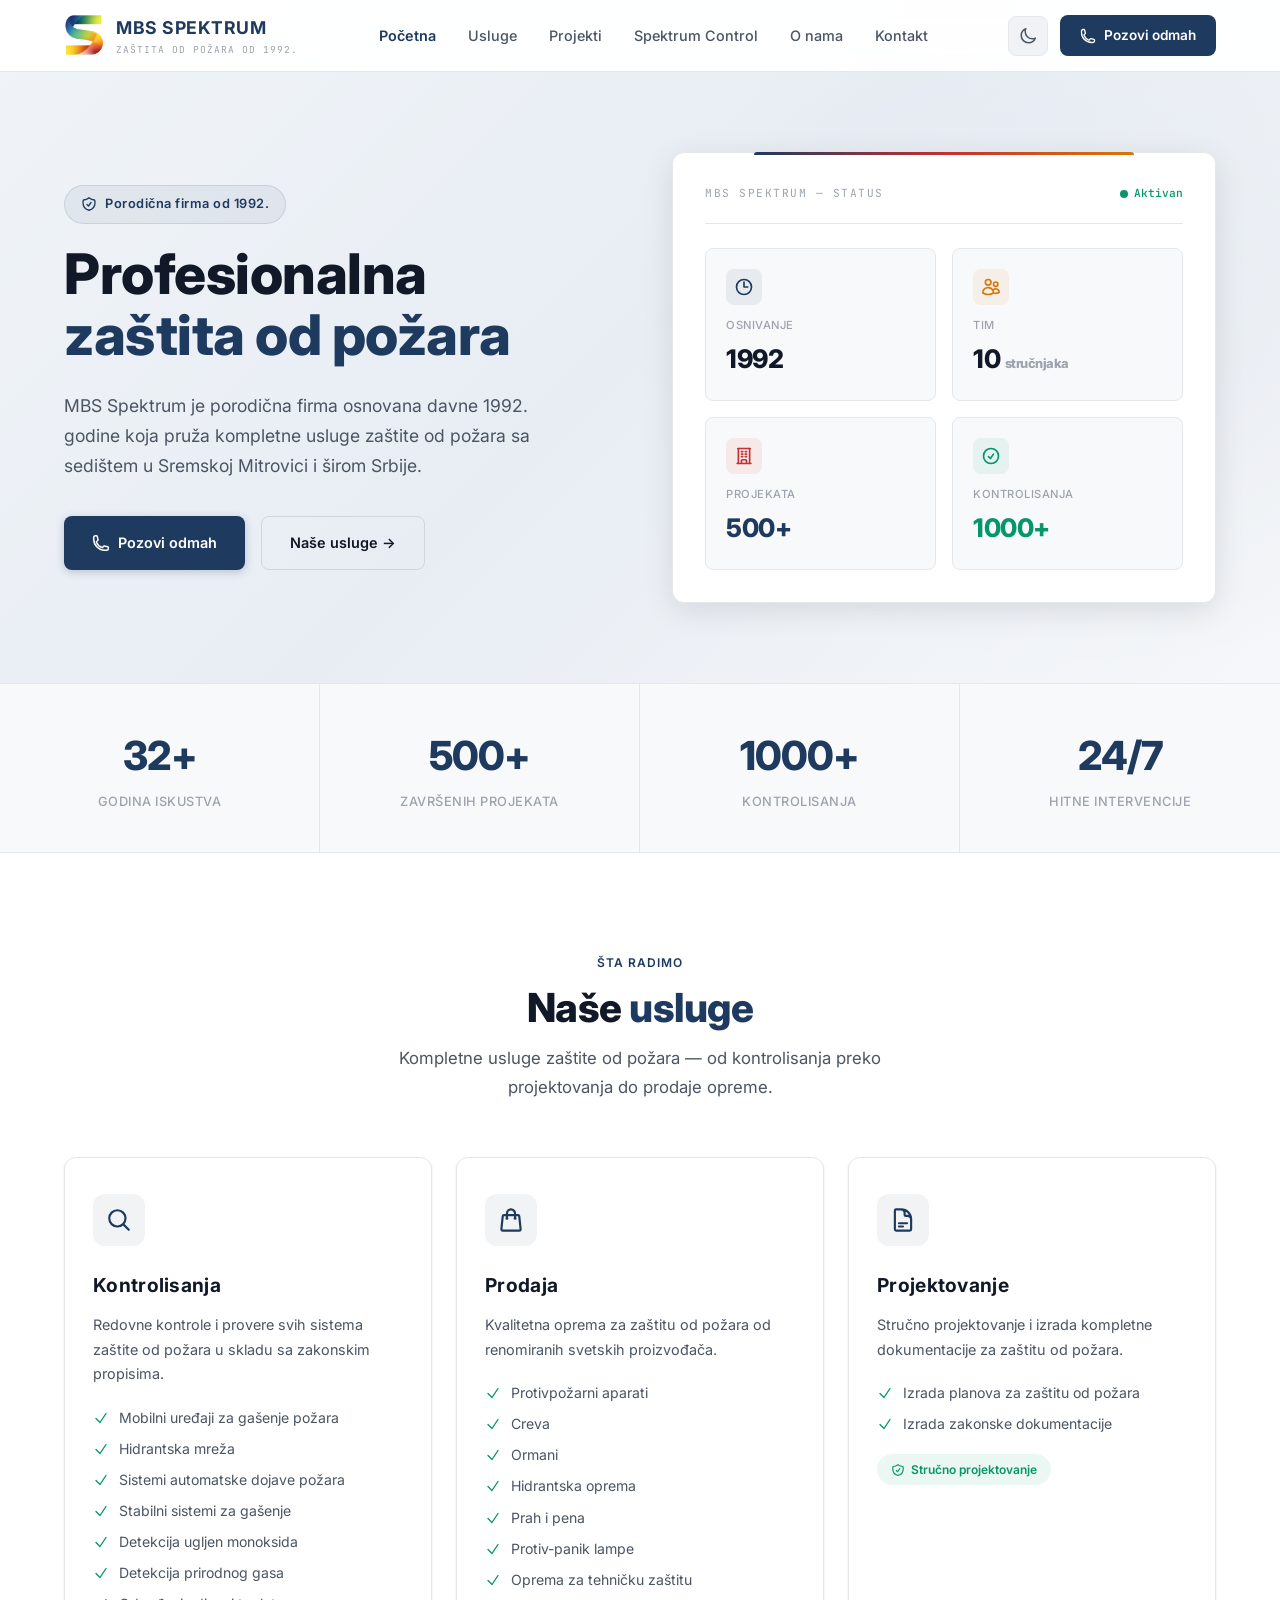
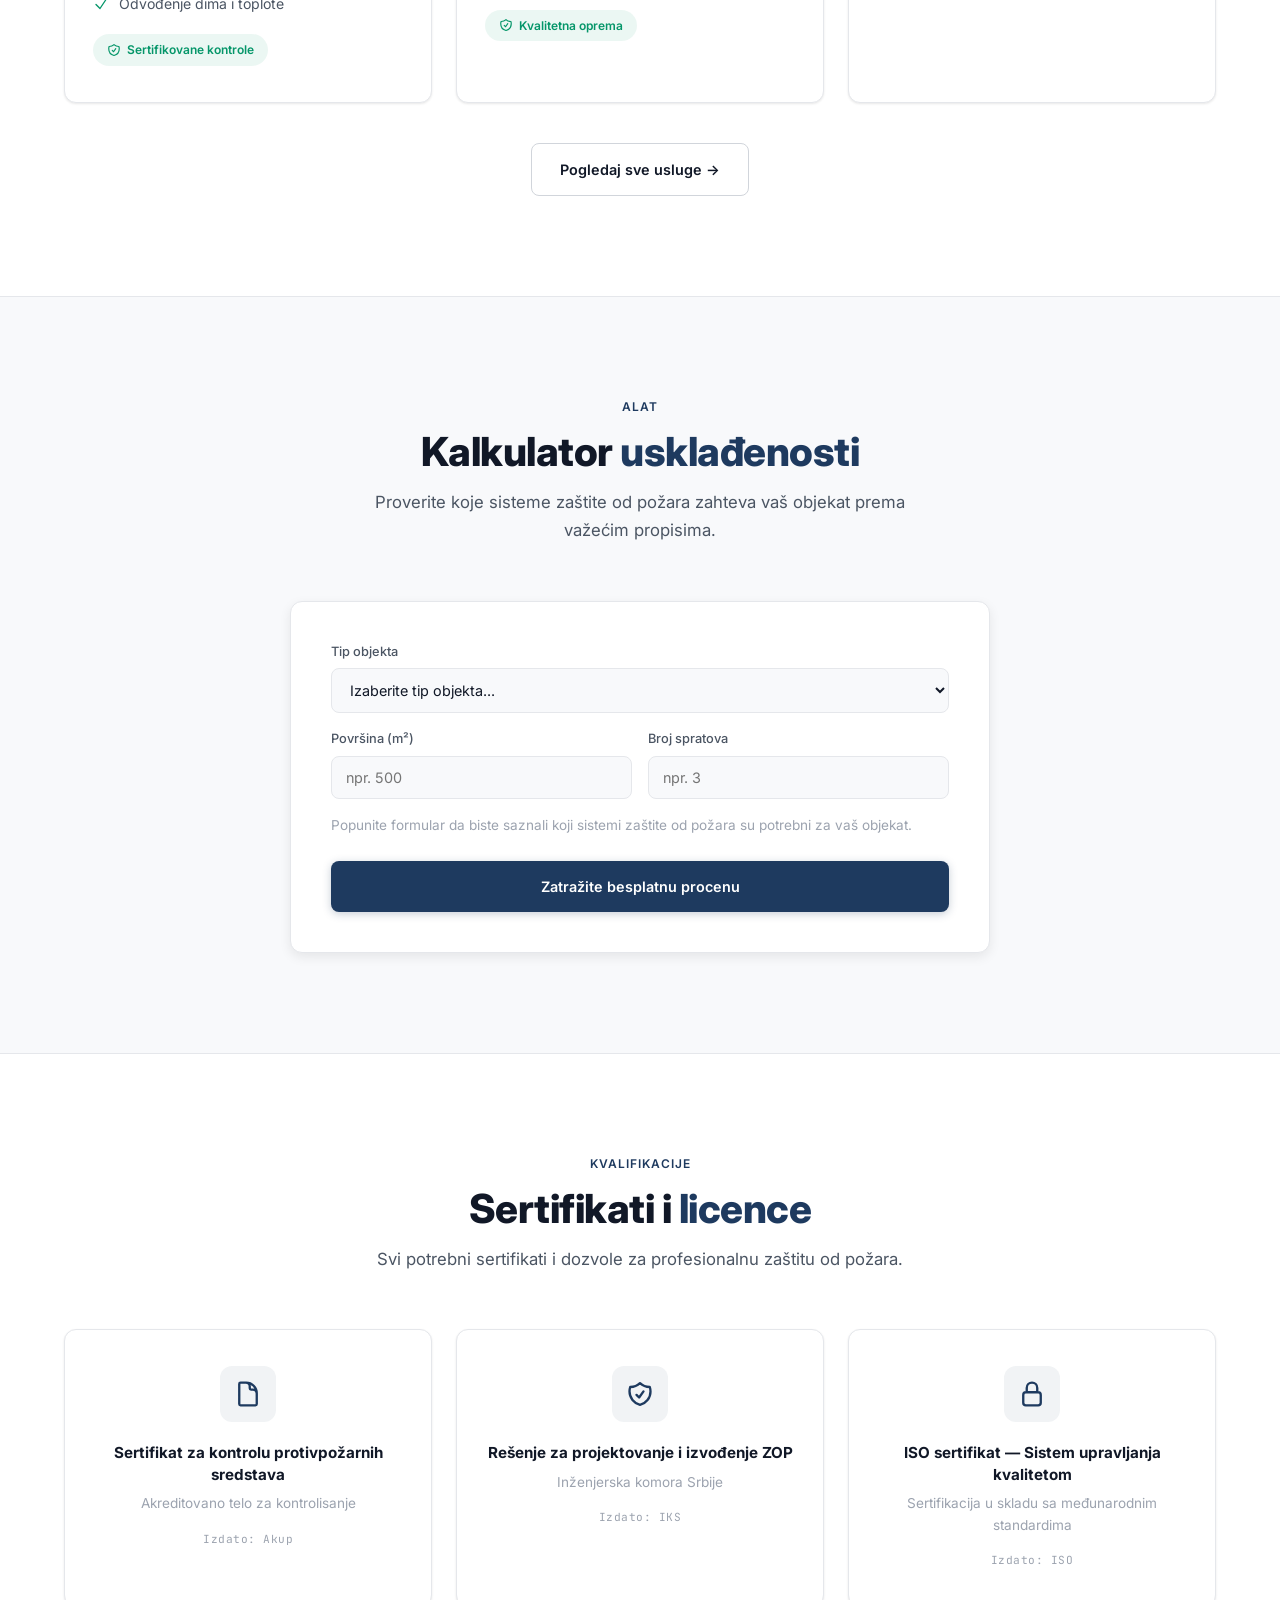
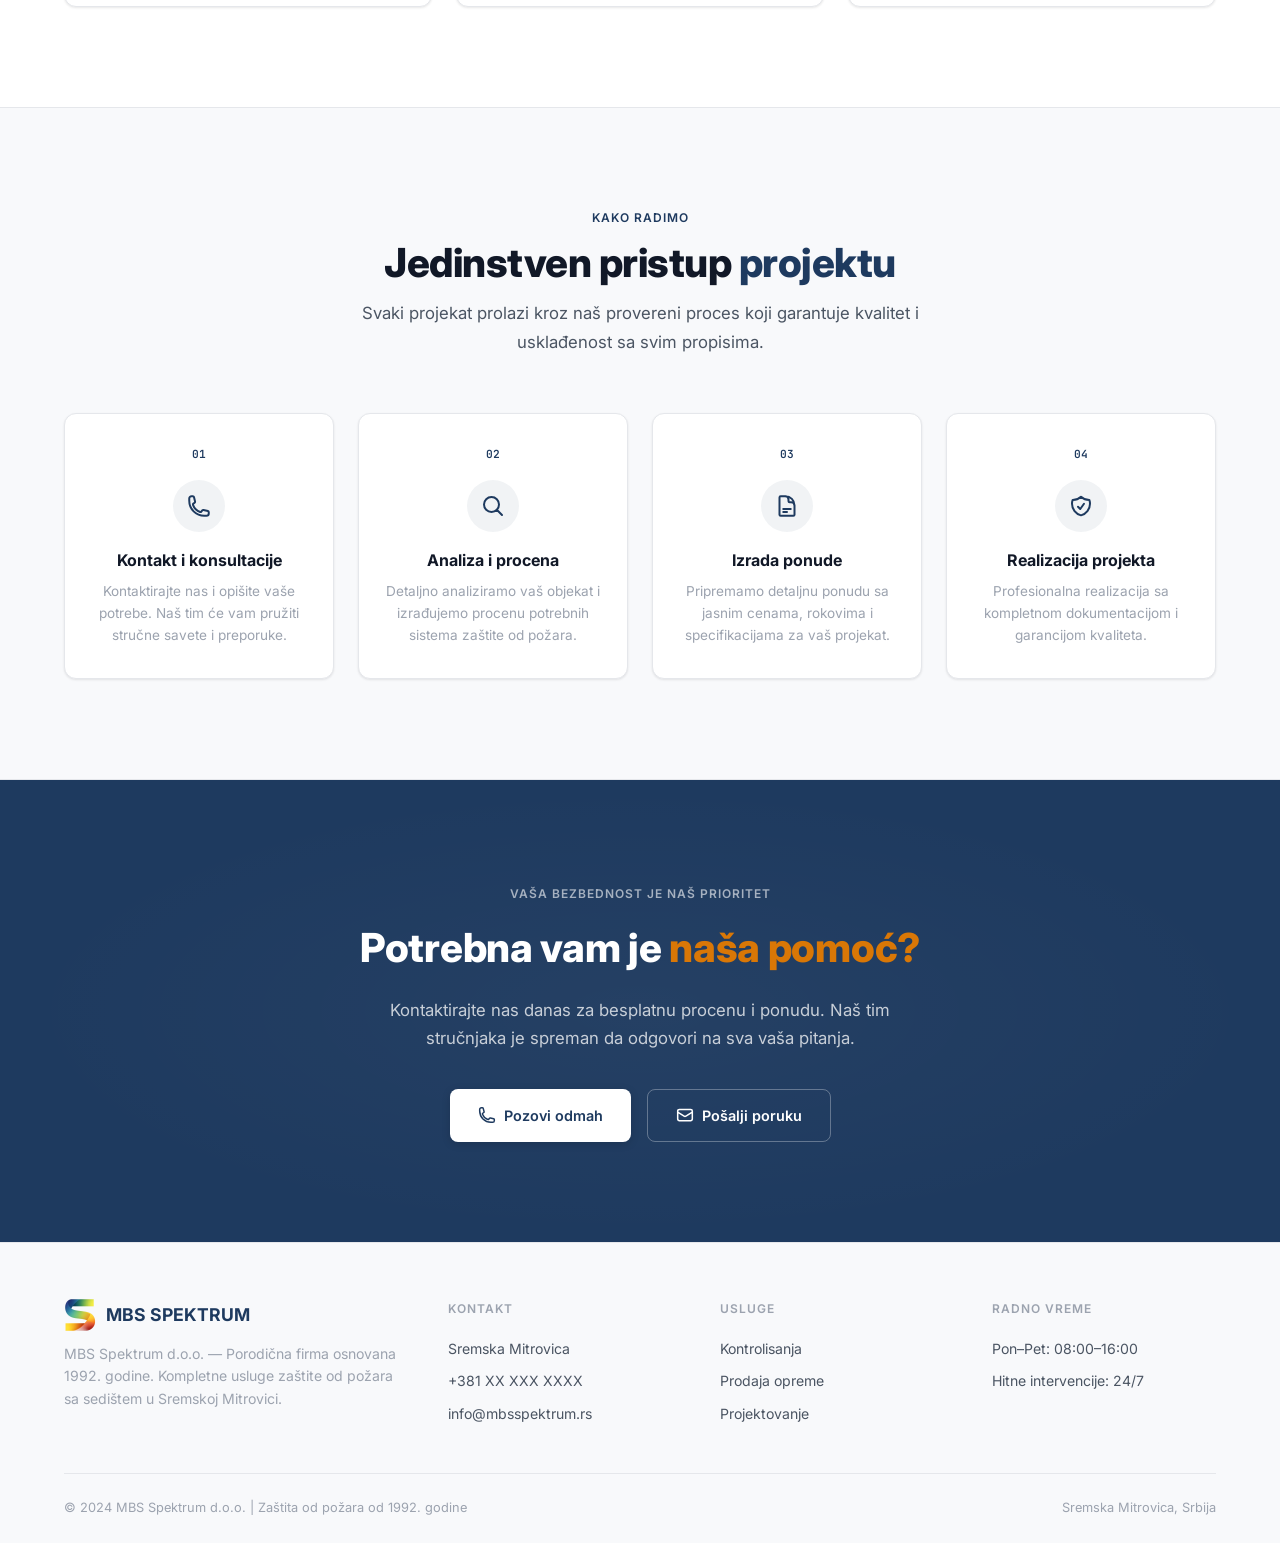
<file: index.html>
<!DOCTYPE html>
<html lang="sr">
<head>
  <meta charset="UTF-8">
  <meta name="viewport" content="width=device-width, initial-scale=1.0">
  <title>MBS Spektrum — Profesionalna zaštita od požara</title>
  <meta name="description" content="MBS Spektrum d.o.o. — Porodična firma od 1992. godine. Kompletne usluge zaštite od požara: kontrolisanja, projektovanje i prodaja opreme.">
  <link rel="stylesheet" href="style.css">
  <link rel="icon" href="assets/logo.png" type="image/png">
</head>
<body>

<!-- Navigation -->
<nav class="nav">
  <div class="nav__inner">
    <a href="index.html" class="nav__logo">
      <img src="assets/logo.png" alt="MBS Spektrum">
      <div>
        <div>MBS SPEKTRUM</div>
        <div class="nav__logo-sub">Zaštita od požara od 1992.</div>
      </div>
    </a>
    <div class="nav__links">
      <a href="index.html" class="nav__link nav__link--active">Početna</a>
      <a href="usluge.html" class="nav__link">Usluge</a>
      <a href="projekti.html" class="nav__link">Projekti</a>
      <a href="spektrum-control.html" class="nav__link">Spektrum Control</a>
      <a href="o-nama.html" class="nav__link">O nama</a>
      <a href="kontakt.html" class="nav__link">Kontakt</a>
    </div>
    <div class="nav__right">
      <button class="theme-toggle" onclick="toggleTheme()" aria-label="Promeni temu">
        <svg class="icon-moon" xmlns="http://www.w3.org/2000/svg" fill="none" viewBox="0 0 24 24" stroke="currentColor" stroke-width="2"><path stroke-linecap="round" stroke-linejoin="round" d="M21.752 15.002A9.718 9.718 0 0118 15.75c-5.385 0-9.75-4.365-9.75-9.75 0-1.33.266-2.597.748-3.752A9.753 9.753 0 003 11.25C3 16.635 7.365 21 12.75 21a9.753 9.753 0 009.002-5.998z"/></svg>
        <svg class="icon-sun" xmlns="http://www.w3.org/2000/svg" fill="none" viewBox="0 0 24 24" stroke="currentColor" stroke-width="2"><path stroke-linecap="round" stroke-linejoin="round" d="M12 3v2.25m6.364.386l-1.591 1.591M21 12h-2.25m-.386 6.364l-1.591-1.591M12 18.75V21m-4.773-4.227l-1.591 1.591M5.25 12H3m4.227-4.773L5.636 5.636M15.75 12a3.75 3.75 0 11-7.5 0 3.75 3.75 0 017.5 0z"/></svg>
      </button>
      <a href="tel:+381XXXXXXX" class="nav__cta">
        <svg xmlns="http://www.w3.org/2000/svg" fill="none" viewBox="0 0 24 24" stroke="currentColor" stroke-width="2"><path stroke-linecap="round" stroke-linejoin="round" d="M2.25 6.75c0 8.284 6.716 15 15 15h2.25a2.25 2.25 0 002.25-2.25v-1.372c0-.516-.351-.966-.852-1.091l-4.423-1.106c-.44-.11-.902.055-1.173.417l-.97 1.293c-.282.376-.769.542-1.21.38a12.035 12.035 0 01-7.143-7.143c-.162-.441.004-.928.38-1.21l1.293-.97c.363-.271.527-.734.417-1.173L6.963 3.102a1.125 1.125 0 00-1.091-.852H4.5A2.25 2.25 0 002.25 4.5v2.25z"/></svg>
        Pozovi odmah
      </a>
      <button class="nav__toggle" onclick="document.querySelector('.nav__links').classList.toggle('open')" aria-label="Meni">
        <span></span><span></span><span></span>
      </button>
    </div>
  </div>
</nav>

<!-- Hero -->
<section class="hero">
  <div class="container hero__inner">
    <div>
      <div class="hero__badge">
        <svg xmlns="http://www.w3.org/2000/svg" fill="none" viewBox="0 0 24 24" stroke="currentColor" stroke-width="2"><path stroke-linecap="round" stroke-linejoin="round" d="M9 12.75L11.25 15 15 9.75m-3-7.036A11.959 11.959 0 013.598 6 11.99 11.99 0 003 9.749c0 5.592 3.824 10.29 9 11.623 5.176-1.332 9-6.03 9-11.622 0-1.31-.21-2.571-.598-3.751h-.152c-3.196 0-6.1-1.248-8.25-3.285z"/></svg>
        Porodična firma od 1992.
      </div>
      <h1 class="hero__title">Profesionalna<br><span>zaštita od požara</span></h1>
      <p class="hero__desc">MBS Spektrum je porodična firma osnovana davne 1992. godine koja pruža kompletne usluge zaštite od požara sa sedištem u Sremskoj Mitrovici i širom Srbije.</p>
      <div class="hero__actions">
        <a href="kontakt.html" class="btn btn--primary">
          <svg xmlns="http://www.w3.org/2000/svg" fill="none" viewBox="0 0 24 24" stroke="currentColor" stroke-width="2"><path stroke-linecap="round" stroke-linejoin="round" d="M2.25 6.75c0 8.284 6.716 15 15 15h2.25a2.25 2.25 0 002.25-2.25v-1.372c0-.516-.351-.966-.852-1.091l-4.423-1.106c-.44-.11-.902.055-1.173.417l-.97 1.293c-.282.376-.769.542-1.21.38a12.035 12.035 0 01-7.143-7.143c-.162-.441.004-.928.38-1.21l1.293-.97c.363-.271.527-.734.417-1.173L6.963 3.102a1.125 1.125 0 00-1.091-.852H4.5A2.25 2.25 0 002.25 4.5v2.25z"/></svg>
          Pozovi odmah
        </a>
        <a href="usluge.html" class="btn btn--outline">Naše usluge &rarr;</a>
      </div>
    </div>
    <div class="hero__visual">
      <div class="trust-header">
        <span class="trust-header__title">MBS Spektrum — Status</span>
        <span class="trust-header__status">Aktivan</span>
      </div>
      <div class="trust-grid">
        <div class="trust-card">
          <div class="trust-card__icon trust-card__icon--blue">
            <svg xmlns="http://www.w3.org/2000/svg" fill="none" viewBox="0 0 24 24" stroke="currentColor" stroke-width="2"><path stroke-linecap="round" stroke-linejoin="round" d="M12 6v6h4.5m4.5 0a9 9 0 11-18 0 9 9 0 0118 0z"/></svg>
          </div>
          <div class="trust-card__label">Osnivanje</div>
          <div class="trust-card__value">1992</div>
        </div>
        <div class="trust-card">
          <div class="trust-card__icon trust-card__icon--amber">
            <svg xmlns="http://www.w3.org/2000/svg" fill="none" viewBox="0 0 24 24" stroke="currentColor" stroke-width="2"><path stroke-linecap="round" stroke-linejoin="round" d="M15 19.128a9.38 9.38 0 002.625.372 9.337 9.337 0 004.121-.952 4.125 4.125 0 00-7.533-2.493M15 19.128v-.003c0-1.113-.285-2.16-.786-3.07M15 19.128v.106A12.318 12.318 0 018.624 21c-2.331 0-4.512-.645-6.374-1.766l-.001-.109a6.375 6.375 0 0111.964-3.07M12 6.375a3.375 3.375 0 11-6.75 0 3.375 3.375 0 016.75 0zm8.25 2.25a2.625 2.625 0 11-5.25 0 2.625 2.625 0 015.25 0z"/></svg>
          </div>
          <div class="trust-card__label">Tim</div>
          <div class="trust-card__value">10 <span style="font-size:0.5em;color:var(--text-muted)">stručnjaka</span></div>
        </div>
        <div class="trust-card">
          <div class="trust-card__icon trust-card__icon--red">
            <svg xmlns="http://www.w3.org/2000/svg" fill="none" viewBox="0 0 24 24" stroke="currentColor" stroke-width="2"><path stroke-linecap="round" stroke-linejoin="round" d="M3.75 21h16.5M4.5 3h15M5.25 3v18m13.5-18v18M9 6.75h1.5m-1.5 3h1.5m-1.5 3h1.5m3-6H15m-1.5 3H15m-1.5 3H15M9 21v-3.375c0-.621.504-1.125 1.125-1.125h3.75c.621 0 1.125.504 1.125 1.125V21"/></svg>
          </div>
          <div class="trust-card__label">Projekata</div>
          <div class="trust-card__value trust-card__value--accent">500+</div>
        </div>
        <div class="trust-card">
          <div class="trust-card__icon trust-card__icon--green">
            <svg xmlns="http://www.w3.org/2000/svg" fill="none" viewBox="0 0 24 24" stroke="currentColor" stroke-width="2"><path stroke-linecap="round" stroke-linejoin="round" d="M9 12.75L11.25 15 15 9.75M21 12a9 9 0 11-18 0 9 9 0 0118 0z"/></svg>
          </div>
          <div class="trust-card__label">Kontrolisanja</div>
          <div class="trust-card__value" style="color:var(--success)">1000+</div>
        </div>
      </div>
    </div>
  </div>
</section>

<!-- Stats -->
<div class="stats">
  <div class="stat"><div class="stat__number">32+</div><div class="stat__label">Godina iskustva</div></div>
  <div class="stat"><div class="stat__number">500+</div><div class="stat__label">Završenih projekata</div></div>
  <div class="stat"><div class="stat__number">1000+</div><div class="stat__label">Kontrolisanja</div></div>
  <div class="stat"><div class="stat__number">24/7</div><div class="stat__label">Hitne intervencije</div></div>
</div>

<!-- Usluge -->
<section class="section">
  <div class="container">
    <div class="section__header section__header--center">
      <div class="section__tag">Šta radimo</div>
      <h2 class="section__title">Naše <span>usluge</span></h2>
      <p class="section__subtitle">Kompletne usluge zaštite od požara — od kontrolisanja preko projektovanja do prodaje opreme.</p>
    </div>
    <div class="services-grid">
      <div class="service-card">
        <div class="service-card__icon">
          <svg xmlns="http://www.w3.org/2000/svg" fill="none" viewBox="0 0 24 24" stroke="currentColor" stroke-width="2"><path stroke-linecap="round" stroke-linejoin="round" d="M21 21l-5.197-5.197m0 0A7.5 7.5 0 105.196 5.196a7.5 7.5 0 0010.607 10.607z"/></svg>
        </div>
        <h3 class="service-card__title">Kontrolisanja</h3>
        <p class="service-card__desc">Redovne kontrole i provere svih sistema zaštite od požara u skladu sa zakonskim propisima.</p>
        <ul class="service-card__list">
          <li><svg xmlns="http://www.w3.org/2000/svg" fill="none" viewBox="0 0 24 24" stroke="currentColor" stroke-width="2"><path stroke-linecap="round" stroke-linejoin="round" d="M4.5 12.75l6 6 9-13.5"/></svg>Mobilni uređaji za gašenje požara</li>
          <li><svg xmlns="http://www.w3.org/2000/svg" fill="none" viewBox="0 0 24 24" stroke="currentColor" stroke-width="2"><path stroke-linecap="round" stroke-linejoin="round" d="M4.5 12.75l6 6 9-13.5"/></svg>Hidrantska mreža</li>
          <li><svg xmlns="http://www.w3.org/2000/svg" fill="none" viewBox="0 0 24 24" stroke="currentColor" stroke-width="2"><path stroke-linecap="round" stroke-linejoin="round" d="M4.5 12.75l6 6 9-13.5"/></svg>Sistemi automatske dojave požara</li>
          <li><svg xmlns="http://www.w3.org/2000/svg" fill="none" viewBox="0 0 24 24" stroke="currentColor" stroke-width="2"><path stroke-linecap="round" stroke-linejoin="round" d="M4.5 12.75l6 6 9-13.5"/></svg>Stabilni sistemi za gašenje</li>
          <li><svg xmlns="http://www.w3.org/2000/svg" fill="none" viewBox="0 0 24 24" stroke="currentColor" stroke-width="2"><path stroke-linecap="round" stroke-linejoin="round" d="M4.5 12.75l6 6 9-13.5"/></svg>Detekcija ugljen monoksida</li>
          <li><svg xmlns="http://www.w3.org/2000/svg" fill="none" viewBox="0 0 24 24" stroke="currentColor" stroke-width="2"><path stroke-linecap="round" stroke-linejoin="round" d="M4.5 12.75l6 6 9-13.5"/></svg>Detekcija prirodnog gasa</li>
          <li><svg xmlns="http://www.w3.org/2000/svg" fill="none" viewBox="0 0 24 24" stroke="currentColor" stroke-width="2"><path stroke-linecap="round" stroke-linejoin="round" d="M4.5 12.75l6 6 9-13.5"/></svg>Odvođenje dima i toplote</li>
        </ul>
        <div class="service-card__badge">
          <svg xmlns="http://www.w3.org/2000/svg" fill="none" viewBox="0 0 24 24" stroke="currentColor" stroke-width="2"><path stroke-linecap="round" stroke-linejoin="round" d="M9 12.75L11.25 15 15 9.75m-3-7.036A11.959 11.959 0 013.598 6 11.99 11.99 0 003 9.749c0 5.592 3.824 10.29 9 11.623 5.176-1.332 9-6.03 9-11.622 0-1.31-.21-2.571-.598-3.751h-.152c-3.196 0-6.1-1.248-8.25-3.285z"/></svg>
          Sertifikovane kontrole
        </div>
      </div>
      <div class="service-card">
        <div class="service-card__icon">
          <svg xmlns="http://www.w3.org/2000/svg" fill="none" viewBox="0 0 24 24" stroke="currentColor" stroke-width="2"><path stroke-linecap="round" stroke-linejoin="round" d="M15.75 10.5V6a3.75 3.75 0 10-7.5 0v4.5m11.356-1.993l1.263 12c.07.665-.45 1.243-1.119 1.243H4.25a1.125 1.125 0 01-1.12-1.243l1.264-12A1.125 1.125 0 015.513 7.5h12.974c.576 0 1.059.435 1.119 1.007zM8.625 10.5a.375.375 0 11-.75 0 .375.375 0 01.75 0zm7.5 0a.375.375 0 11-.75 0 .375.375 0 01.75 0z"/></svg>
        </div>
        <h3 class="service-card__title">Prodaja</h3>
        <p class="service-card__desc">Kvalitetna oprema za zaštitu od požara od renomiranih svetskih proizvođača.</p>
        <ul class="service-card__list">
          <li><svg xmlns="http://www.w3.org/2000/svg" fill="none" viewBox="0 0 24 24" stroke="currentColor" stroke-width="2"><path stroke-linecap="round" stroke-linejoin="round" d="M4.5 12.75l6 6 9-13.5"/></svg>Protivpožarni aparati</li>
          <li><svg xmlns="http://www.w3.org/2000/svg" fill="none" viewBox="0 0 24 24" stroke="currentColor" stroke-width="2"><path stroke-linecap="round" stroke-linejoin="round" d="M4.5 12.75l6 6 9-13.5"/></svg>Creva</li>
          <li><svg xmlns="http://www.w3.org/2000/svg" fill="none" viewBox="0 0 24 24" stroke="currentColor" stroke-width="2"><path stroke-linecap="round" stroke-linejoin="round" d="M4.5 12.75l6 6 9-13.5"/></svg>Ormani</li>
          <li><svg xmlns="http://www.w3.org/2000/svg" fill="none" viewBox="0 0 24 24" stroke="currentColor" stroke-width="2"><path stroke-linecap="round" stroke-linejoin="round" d="M4.5 12.75l6 6 9-13.5"/></svg>Hidrantska oprema</li>
          <li><svg xmlns="http://www.w3.org/2000/svg" fill="none" viewBox="0 0 24 24" stroke="currentColor" stroke-width="2"><path stroke-linecap="round" stroke-linejoin="round" d="M4.5 12.75l6 6 9-13.5"/></svg>Prah i pena</li>
          <li><svg xmlns="http://www.w3.org/2000/svg" fill="none" viewBox="0 0 24 24" stroke="currentColor" stroke-width="2"><path stroke-linecap="round" stroke-linejoin="round" d="M4.5 12.75l6 6 9-13.5"/></svg>Protiv-panik lampe</li>
          <li><svg xmlns="http://www.w3.org/2000/svg" fill="none" viewBox="0 0 24 24" stroke="currentColor" stroke-width="2"><path stroke-linecap="round" stroke-linejoin="round" d="M4.5 12.75l6 6 9-13.5"/></svg>Oprema za tehničku zaštitu</li>
        </ul>
        <div class="service-card__badge">
          <svg xmlns="http://www.w3.org/2000/svg" fill="none" viewBox="0 0 24 24" stroke="currentColor" stroke-width="2"><path stroke-linecap="round" stroke-linejoin="round" d="M9 12.75L11.25 15 15 9.75m-3-7.036A11.959 11.959 0 013.598 6 11.99 11.99 0 003 9.749c0 5.592 3.824 10.29 9 11.623 5.176-1.332 9-6.03 9-11.622 0-1.31-.21-2.571-.598-3.751h-.152c-3.196 0-6.1-1.248-8.25-3.285z"/></svg>
          Kvalitetna oprema
        </div>
      </div>
      <div class="service-card">
        <div class="service-card__icon">
          <svg xmlns="http://www.w3.org/2000/svg" fill="none" viewBox="0 0 24 24" stroke="currentColor" stroke-width="2"><path stroke-linecap="round" stroke-linejoin="round" d="M19.5 14.25v-2.625a3.375 3.375 0 00-3.375-3.375h-1.5A1.125 1.125 0 0113.5 7.125v-1.5a3.375 3.375 0 00-3.375-3.375H8.25m0 12.75h7.5m-7.5 3H12M10.5 2.25H5.625c-.621 0-1.125.504-1.125 1.125v17.25c0 .621.504 1.125 1.125 1.125h12.75c.621 0 1.125-.504 1.125-1.125V11.25a9 9 0 00-9-9z"/></svg>
        </div>
        <h3 class="service-card__title">Projektovanje</h3>
        <p class="service-card__desc">Stručno projektovanje i izrada kompletne dokumentacije za zaštitu od požara.</p>
        <ul class="service-card__list">
          <li><svg xmlns="http://www.w3.org/2000/svg" fill="none" viewBox="0 0 24 24" stroke="currentColor" stroke-width="2"><path stroke-linecap="round" stroke-linejoin="round" d="M4.5 12.75l6 6 9-13.5"/></svg>Izrada planova za zaštitu od požara</li>
          <li><svg xmlns="http://www.w3.org/2000/svg" fill="none" viewBox="0 0 24 24" stroke="currentColor" stroke-width="2"><path stroke-linecap="round" stroke-linejoin="round" d="M4.5 12.75l6 6 9-13.5"/></svg>Izrada zakonske dokumentacije</li>
        </ul>
        <div class="service-card__badge">
          <svg xmlns="http://www.w3.org/2000/svg" fill="none" viewBox="0 0 24 24" stroke="currentColor" stroke-width="2"><path stroke-linecap="round" stroke-linejoin="round" d="M9 12.75L11.25 15 15 9.75m-3-7.036A11.959 11.959 0 013.598 6 11.99 11.99 0 003 9.749c0 5.592 3.824 10.29 9 11.623 5.176-1.332 9-6.03 9-11.622 0-1.31-.21-2.571-.598-3.751h-.152c-3.196 0-6.1-1.248-8.25-3.285z"/></svg>
          Stručno projektovanje
        </div>
      </div>
    </div>
    <div style="text-align:center;margin-top:40px;">
      <a href="usluge.html" class="btn btn--outline">Pogledaj sve usluge &rarr;</a>
    </div>
  </div>
</section>

<!-- Kalkulator -->
<section class="section section--alt">
  <div class="container">
    <div class="section__header section__header--center">
      <div class="section__tag">Alat</div>
      <h2 class="section__title">Kalkulator <span>usklađenosti</span></h2>
      <p class="section__subtitle">Proverite koje sisteme zaštite od požara zahteva vaš objekat prema važećim propisima.</p>
    </div>
    <div class="calculator-card">
      <div class="form__group">
        <label class="form__label">Tip objekta</label>
        <select class="form__select" id="calc-type">
          <option value="">Izaberite tip objekta...</option>
          <option>Stambena zgrada</option>
          <option>Poslovni centar</option>
          <option>Proizvodni pogon</option>
          <option>Magacin</option>
          <option>Javni objekat</option>
        </select>
      </div>
      <div class="form__row">
        <div class="form__group" style="margin-bottom:0">
          <label class="form__label">Površina (m²)</label>
          <input type="number" class="form__input" placeholder="npr. 500">
        </div>
        <div class="form__group" style="margin-bottom:0">
          <label class="form__label">Broj spratova</label>
          <input type="number" class="form__input" placeholder="npr. 3">
        </div>
      </div>
      <p style="color:var(--text-muted);font-size:0.85rem;margin-top:16px;margin-bottom:24px;">Popunite formular da biste saznali koji sistemi zaštite od požara su potrebni za vaš objekat.</p>
      <a href="kontakt.html" class="btn btn--primary" style="width:100%;justify-content:center;">Zatražite besplatnu procenu</a>
    </div>
  </div>
</section>

<!-- Sertifikati -->
<section class="section">
  <div class="container">
    <div class="section__header section__header--center">
      <div class="section__tag">Kvalifikacije</div>
      <h2 class="section__title">Sertifikati i <span>licence</span></h2>
      <p class="section__subtitle">Svi potrebni sertifikati i dozvole za profesionalnu zaštitu od požara.</p>
    </div>
    <div class="certs-grid">
      <div class="cert-card">
        <div class="cert-card__icon">
          <svg xmlns="http://www.w3.org/2000/svg" fill="none" viewBox="0 0 24 24" stroke="currentColor" stroke-width="2"><path stroke-linecap="round" stroke-linejoin="round" d="M19.5 14.25v-2.625a3.375 3.375 0 00-3.375-3.375h-1.5A1.125 1.125 0 0113.5 7.125v-1.5a3.375 3.375 0 00-3.375-3.375H8.25m2.25 0H5.625c-.621 0-1.125.504-1.125 1.125v17.25c0 .621.504 1.125 1.125 1.125h12.75c.621 0 1.125-.504 1.125-1.125V11.25a9 9 0 00-9-9z"/></svg>
        </div>
        <h3 class="cert-card__title">Sertifikat za kontrolu protivpožarnih sredstava</h3>
        <p class="cert-card__desc">Akreditovano telo za kontrolisanje</p>
        <div class="cert-card__meta">Izdato: Akup</div>
      </div>
      <div class="cert-card">
        <div class="cert-card__icon">
          <svg xmlns="http://www.w3.org/2000/svg" fill="none" viewBox="0 0 24 24" stroke="currentColor" stroke-width="2"><path stroke-linecap="round" stroke-linejoin="round" d="M9 12.75L11.25 15 15 9.75m-3-7.036A11.959 11.959 0 013.598 6 11.99 11.99 0 003 9.749c0 5.592 3.824 10.29 9 11.623 5.176-1.332 9-6.03 9-11.622 0-1.31-.21-2.571-.598-3.751h-.152c-3.196 0-6.1-1.248-8.25-3.285z"/></svg>
        </div>
        <h3 class="cert-card__title">Rešenje za projektovanje i izvođenje ZOP</h3>
        <p class="cert-card__desc">Inženjerska komora Srbije</p>
        <div class="cert-card__meta">Izdato: IKS</div>
      </div>
      <div class="cert-card">
        <div class="cert-card__icon">
          <svg xmlns="http://www.w3.org/2000/svg" fill="none" viewBox="0 0 24 24" stroke="currentColor" stroke-width="2"><path stroke-linecap="round" stroke-linejoin="round" d="M16.5 10.5V6.75a4.5 4.5 0 10-9 0v3.75m-.75 11.25h10.5a2.25 2.25 0 002.25-2.25v-6.75a2.25 2.25 0 00-2.25-2.25H6.75a2.25 2.25 0 00-2.25 2.25v6.75a2.25 2.25 0 002.25 2.25z"/></svg>
        </div>
        <h3 class="cert-card__title">ISO sertifikat — Sistem upravljanja kvalitetom</h3>
        <p class="cert-card__desc">Sertifikacija u skladu sa međunarodnim standardima</p>
        <div class="cert-card__meta">Izdato: ISO</div>
      </div>
    </div>
  </div>
</section>

<!-- Pristup Projektu -->
<section class="section section--alt">
  <div class="container">
    <div class="section__header section__header--center">
      <div class="section__tag">Kako radimo</div>
      <h2 class="section__title">Jedinstven pristup <span>projektu</span></h2>
      <p class="section__subtitle">Svaki projekat prolazi kroz naš provereni proces koji garantuje kvalitet i usklađenost sa svim propisima.</p>
    </div>
    <div class="process-grid">
      <div class="process-step">
        <div class="process-step__number">01</div>
        <div class="process-step__icon">
          <svg xmlns="http://www.w3.org/2000/svg" fill="none" viewBox="0 0 24 24" stroke="currentColor" stroke-width="2"><path stroke-linecap="round" stroke-linejoin="round" d="M2.25 6.75c0 8.284 6.716 15 15 15h2.25a2.25 2.25 0 002.25-2.25v-1.372c0-.516-.351-.966-.852-1.091l-4.423-1.106c-.44-.11-.902.055-1.173.417l-.97 1.293c-.282.376-.769.542-1.21.38a12.035 12.035 0 01-7.143-7.143c-.162-.441.004-.928.38-1.21l1.293-.97c.363-.271.527-.734.417-1.173L6.963 3.102a1.125 1.125 0 00-1.091-.852H4.5A2.25 2.25 0 002.25 4.5v2.25z"/></svg>
        </div>
        <h3 class="process-step__title">Kontakt i konsultacije</h3>
        <p class="process-step__desc">Kontaktirajte nas i opišite vaše potrebe. Naš tim će vam pružiti stručne savete i preporuke.</p>
      </div>
      <div class="process-step">
        <div class="process-step__number">02</div>
        <div class="process-step__icon">
          <svg xmlns="http://www.w3.org/2000/svg" fill="none" viewBox="0 0 24 24" stroke="currentColor" stroke-width="2"><path stroke-linecap="round" stroke-linejoin="round" d="M21 21l-5.197-5.197m0 0A7.5 7.5 0 105.196 5.196a7.5 7.5 0 0010.607 10.607z"/></svg>
        </div>
        <h3 class="process-step__title">Analiza i procena</h3>
        <p class="process-step__desc">Detaljno analiziramo vaš objekat i izrađujemo procenu potrebnih sistema zaštite od požara.</p>
      </div>
      <div class="process-step">
        <div class="process-step__number">03</div>
        <div class="process-step__icon">
          <svg xmlns="http://www.w3.org/2000/svg" fill="none" viewBox="0 0 24 24" stroke="currentColor" stroke-width="2"><path stroke-linecap="round" stroke-linejoin="round" d="M19.5 14.25v-2.625a3.375 3.375 0 00-3.375-3.375h-1.5A1.125 1.125 0 0113.5 7.125v-1.5a3.375 3.375 0 00-3.375-3.375H8.25m0 12.75h7.5m-7.5 3H12M10.5 2.25H5.625c-.621 0-1.125.504-1.125 1.125v17.25c0 .621.504 1.125 1.125 1.125h12.75c.621 0 1.125-.504 1.125-1.125V11.25a9 9 0 00-9-9z"/></svg>
        </div>
        <h3 class="process-step__title">Izrada ponude</h3>
        <p class="process-step__desc">Pripremamo detaljnu ponudu sa jasnim cenama, rokovima i specifikacijama za vaš projekat.</p>
      </div>
      <div class="process-step">
        <div class="process-step__number">04</div>
        <div class="process-step__icon">
          <svg xmlns="http://www.w3.org/2000/svg" fill="none" viewBox="0 0 24 24" stroke="currentColor" stroke-width="2"><path stroke-linecap="round" stroke-linejoin="round" d="M9 12.75L11.25 15 15 9.75m-3-7.036A11.959 11.959 0 013.598 6 11.99 11.99 0 003 9.749c0 5.592 3.824 10.29 9 11.623 5.176-1.332 9-6.03 9-11.622 0-1.31-.21-2.571-.598-3.751h-.152c-3.196 0-6.1-1.248-8.25-3.285z"/></svg>
        </div>
        <h3 class="process-step__title">Realizacija projekta</h3>
        <p class="process-step__desc">Profesionalna realizacija sa kompletnom dokumentacijom i garancijom kvaliteta.</p>
      </div>
    </div>
  </div>
</section>

<!-- CTA -->
<section class="cta">
  <div class="container">
    <div class="section__tag">Vaša bezbednost je naš prioritet</div>
    <h2 class="cta__title">Potrebna vam je <span>naša pomoć?</span></h2>
    <p class="cta__desc">Kontaktirajte nas danas za besplatnu procenu i ponudu. Naš tim stručnjaka je spreman da odgovori na sva vaša pitanja.</p>
    <div class="cta__actions">
      <a href="kontakt.html" class="btn btn--primary">
        <svg xmlns="http://www.w3.org/2000/svg" fill="none" viewBox="0 0 24 24" stroke="currentColor" stroke-width="2"><path stroke-linecap="round" stroke-linejoin="round" d="M2.25 6.75c0 8.284 6.716 15 15 15h2.25a2.25 2.25 0 002.25-2.25v-1.372c0-.516-.351-.966-.852-1.091l-4.423-1.106c-.44-.11-.902.055-1.173.417l-.97 1.293c-.282.376-.769.542-1.21.38a12.035 12.035 0 01-7.143-7.143c-.162-.441.004-.928.38-1.21l1.293-.97c.363-.271.527-.734.417-1.173L6.963 3.102a1.125 1.125 0 00-1.091-.852H4.5A2.25 2.25 0 002.25 4.5v2.25z"/></svg>
        Pozovi odmah
      </a>
      <a href="kontakt.html" class="btn btn--outline">
        <svg xmlns="http://www.w3.org/2000/svg" fill="none" viewBox="0 0 24 24" stroke="currentColor" stroke-width="2"><path stroke-linecap="round" stroke-linejoin="round" d="M21.75 6.75v10.5a2.25 2.25 0 01-2.25 2.25h-15a2.25 2.25 0 01-2.25-2.25V6.75m19.5 0A2.25 2.25 0 0019.5 4.5h-15a2.25 2.25 0 00-2.25 2.25m19.5 0v.243a2.25 2.25 0 01-1.07 1.916l-7.5 4.615a2.25 2.25 0 01-2.36 0L3.32 8.91a2.25 2.25 0 01-1.07-1.916V6.75"/></svg>
        Pošalji poruku
      </a>
    </div>
  </div>
</section>

<!-- Footer -->
<footer class="footer">
  <div class="container">
    <div class="footer__inner">
      <div>
        <div class="footer__brand-name"><img src="assets/logo.png" alt=""> MBS SPEKTRUM</div>
        <p class="footer__brand-desc">MBS Spektrum d.o.o. — Porodična firma osnovana 1992. godine. Kompletne usluge zaštite od požara sa sedištem u Sremskoj Mitrovici.</p>
      </div>
      <div>
        <div class="footer__col-title">Kontakt</div>
        <div class="footer__links">
          <span class="footer__link">Sremska Mitrovica</span>
          <a href="tel:+381XXXXXXX" class="footer__link">+381 XX XXX XXXX</a>
          <a href="mailto:info@mbsspektrum.rs" class="footer__link">info@mbsspektrum.rs</a>
        </div>
      </div>
      <div>
        <div class="footer__col-title">Usluge</div>
        <div class="footer__links">
          <a href="usluge.html" class="footer__link">Kontrolisanja</a>
          <a href="usluge.html" class="footer__link">Prodaja opreme</a>
          <a href="usluge.html" class="footer__link">Projektovanje</a>
        </div>
      </div>
      <div>
        <div class="footer__col-title">Radno vreme</div>
        <div class="footer__links">
          <span class="footer__link">Pon–Pet: 08:00–16:00</span>
          <span class="footer__link">Hitne intervencije: 24/7</span>
        </div>
      </div>
    </div>
    <div class="footer__bottom">
      <span>&copy; 2024 MBS Spektrum d.o.o. | Zaštita od požara od 1992. godine</span>
      <span>Sremska Mitrovica, Srbija</span>
    </div>
  </div>
</footer>

<script>
function toggleTheme() {
  const html = document.documentElement;
  const next = html.getAttribute('data-theme') === 'dark' ? 'light' : 'dark';
  html.setAttribute('data-theme', next);
  localStorage.setItem('mbs-theme', next);
}
(function() {
  if (localStorage.getItem('mbs-theme') === 'dark') {
    document.documentElement.setAttribute('data-theme', 'dark');
  }
})();
document.querySelectorAll('.fade-in').forEach(el => {
  new IntersectionObserver(([e]) => {
    if (e.isIntersecting) e.target.classList.add('visible');
  }, { threshold: 0.1 }).observe(el);
});
</script>
</body>
</html>
</file>
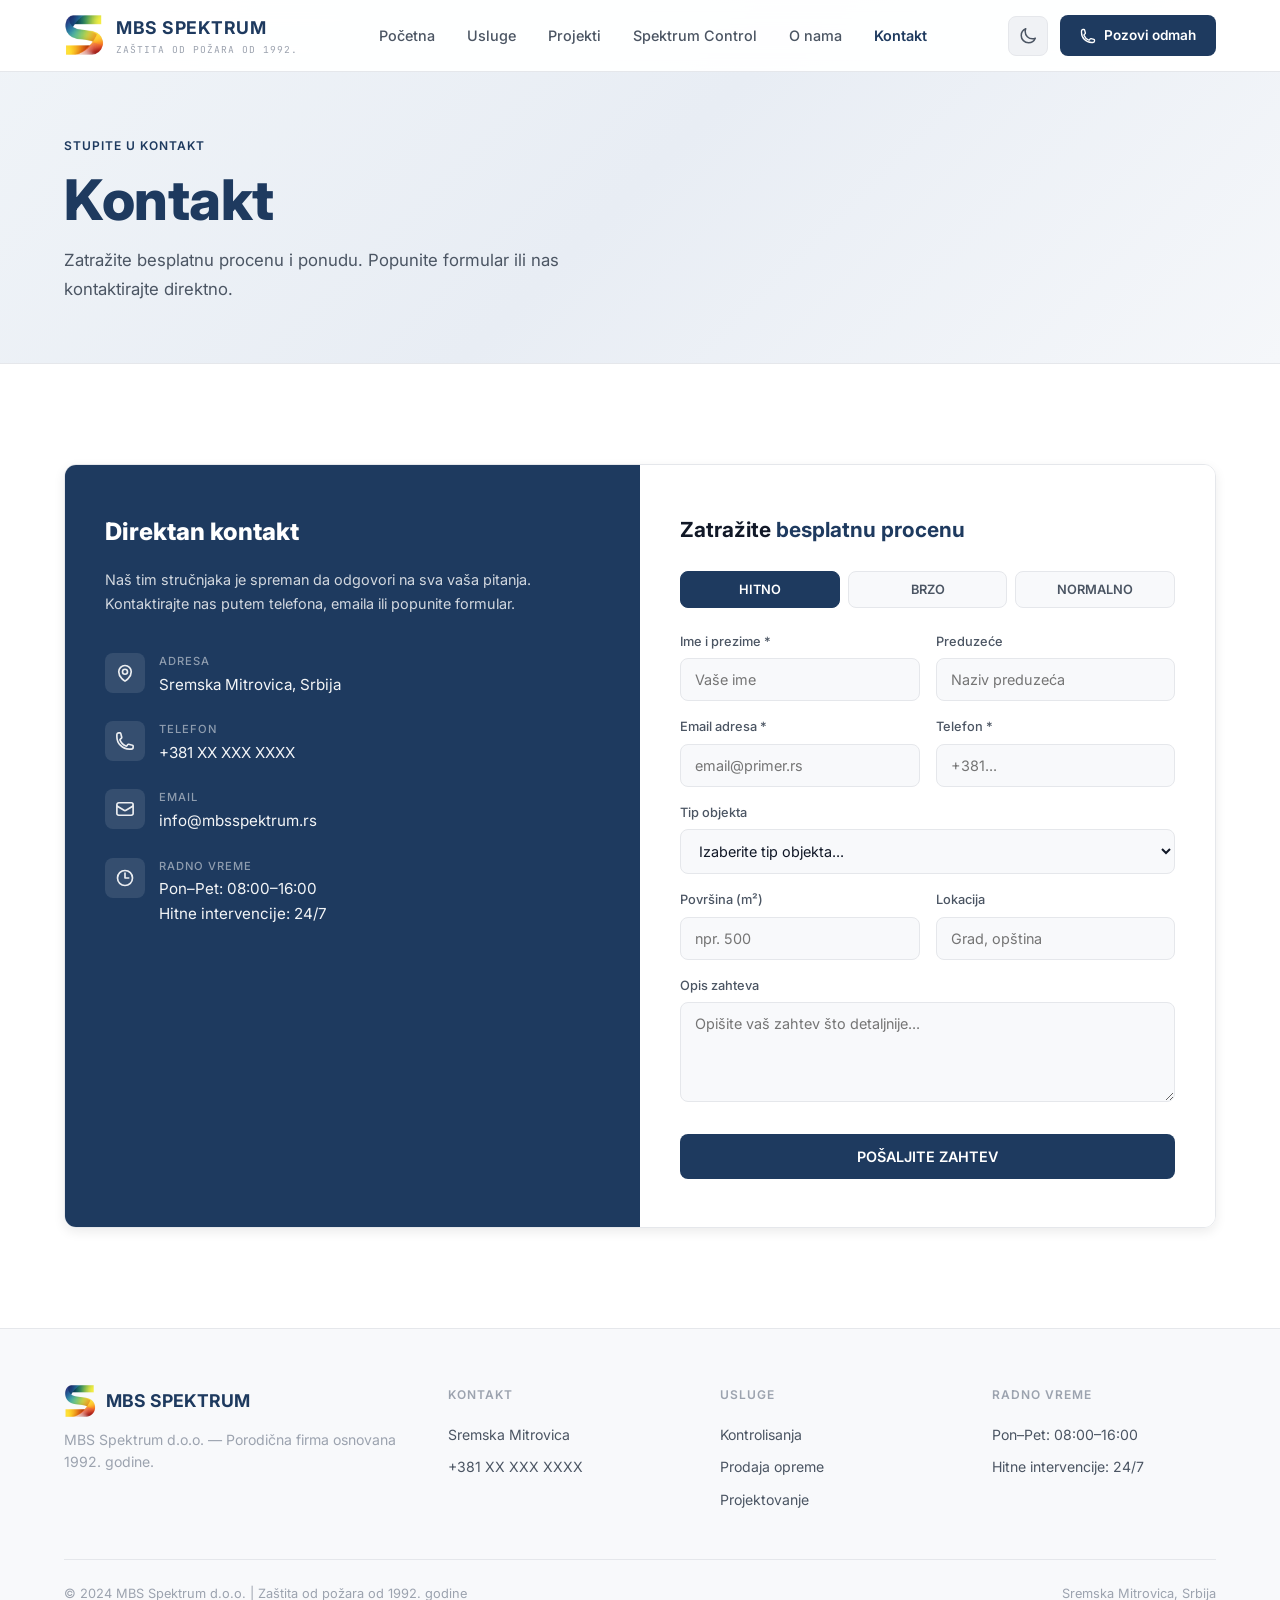
<file: kontakt.html>
<!DOCTYPE html>
<html lang="sr">
<head>
  <meta charset="UTF-8">
  <meta name="viewport" content="width=device-width, initial-scale=1.0">
  <title>Kontakt — MBS Spektrum</title>
  <link rel="stylesheet" href="style.css">
  <link rel="icon" href="assets/logo.png" type="image/png">
</head>
<body>

<nav class="nav">
  <div class="nav__inner">
    <a href="index.html" class="nav__logo"><img src="assets/logo.png" alt="MBS Spektrum"><div><div>MBS SPEKTRUM</div><div class="nav__logo-sub">Zaštita od požara od 1992.</div></div></a>
    <div class="nav__links">
      <a href="index.html" class="nav__link">Početna</a>
      <a href="usluge.html" class="nav__link">Usluge</a>
      <a href="projekti.html" class="nav__link">Projekti</a>
      <a href="spektrum-control.html" class="nav__link">Spektrum Control</a>
      <a href="o-nama.html" class="nav__link">O nama</a>
      <a href="kontakt.html" class="nav__link nav__link--active">Kontakt</a>
    </div>
    <div class="nav__right">
      <button class="theme-toggle" onclick="toggleTheme()" aria-label="Promeni temu">
        <svg class="icon-moon" xmlns="http://www.w3.org/2000/svg" fill="none" viewBox="0 0 24 24" stroke="currentColor" stroke-width="2"><path stroke-linecap="round" stroke-linejoin="round" d="M21.752 15.002A9.718 9.718 0 0118 15.75c-5.385 0-9.75-4.365-9.75-9.75 0-1.33.266-2.597.748-3.752A9.753 9.753 0 003 11.25C3 16.635 7.365 21 12.75 21a9.753 9.753 0 009.002-5.998z"/></svg>
        <svg class="icon-sun" xmlns="http://www.w3.org/2000/svg" fill="none" viewBox="0 0 24 24" stroke="currentColor" stroke-width="2"><path stroke-linecap="round" stroke-linejoin="round" d="M12 3v2.25m6.364.386l-1.591 1.591M21 12h-2.25m-.386 6.364l-1.591-1.591M12 18.75V21m-4.773-4.227l-1.591 1.591M5.25 12H3m4.227-4.773L5.636 5.636M15.75 12a3.75 3.75 0 11-7.5 0 3.75 3.75 0 017.5 0z"/></svg>
      </button>
      <a href="tel:+381XXXXXXX" class="nav__cta"><svg xmlns="http://www.w3.org/2000/svg" fill="none" viewBox="0 0 24 24" stroke="currentColor" stroke-width="2"><path stroke-linecap="round" stroke-linejoin="round" d="M2.25 6.75c0 8.284 6.716 15 15 15h2.25a2.25 2.25 0 002.25-2.25v-1.372c0-.516-.351-.966-.852-1.091l-4.423-1.106c-.44-.11-.902.055-1.173.417l-.97 1.293c-.282.376-.769.542-1.21.38a12.035 12.035 0 01-7.143-7.143c-.162-.441.004-.928.38-1.21l1.293-.97c.363-.271.527-.734.417-1.173L6.963 3.102a1.125 1.125 0 00-1.091-.852H4.5A2.25 2.25 0 002.25 4.5v2.25z"/></svg>Pozovi odmah</a>
      <button class="nav__toggle" onclick="document.querySelector('.nav__links').classList.toggle('open')" aria-label="Meni"><span></span><span></span><span></span></button>
    </div>
  </div>
</nav>

<section class="page-hero">
  <div class="container">
    <div class="section__tag">Stupite u kontakt</div>
    <h1 class="section__title" style="font-size:clamp(2.5rem,5vw,3.5rem);"><span>Kontakt</span></h1>
    <p class="section__subtitle">Zatražite besplatnu procenu i ponudu. Popunite formular ili nas kontaktirajte direktno.</p>
  </div>
</section>

<section class="section">
  <div class="container">
    <div class="contact-grid">
      <div class="contact-info">
        <h2 class="contact-info__title">Direktan kontakt</h2>
        <p class="contact-info__desc">Naš tim stručnjaka je spreman da odgovori na sva vaša pitanja. Kontaktirajte nas putem telefona, emaila ili popunite formular.</p>
        <div class="contact-info__items">
          <div class="contact-info__item">
            <div class="contact-info__item-icon"><svg xmlns="http://www.w3.org/2000/svg" fill="none" viewBox="0 0 24 24" stroke="currentColor" stroke-width="2"><path stroke-linecap="round" stroke-linejoin="round" d="M15 10.5a3 3 0 11-6 0 3 3 0 016 0z"/><path stroke-linecap="round" stroke-linejoin="round" d="M19.5 10.5c0 7.142-7.5 11.25-7.5 11.25S4.5 17.642 4.5 10.5a7.5 7.5 0 1115 0z"/></svg></div>
            <div><div class="contact-info__item-label">Adresa</div><div class="contact-info__item-value">Sremska Mitrovica, Srbija</div></div>
          </div>
          <div class="contact-info__item">
            <div class="contact-info__item-icon"><svg xmlns="http://www.w3.org/2000/svg" fill="none" viewBox="0 0 24 24" stroke="currentColor" stroke-width="2"><path stroke-linecap="round" stroke-linejoin="round" d="M2.25 6.75c0 8.284 6.716 15 15 15h2.25a2.25 2.25 0 002.25-2.25v-1.372c0-.516-.351-.966-.852-1.091l-4.423-1.106c-.44-.11-.902.055-1.173.417l-.97 1.293c-.282.376-.769.542-1.21.38a12.035 12.035 0 01-7.143-7.143c-.162-.441.004-.928.38-1.21l1.293-.97c.363-.271.527-.734.417-1.173L6.963 3.102a1.125 1.125 0 00-1.091-.852H4.5A2.25 2.25 0 002.25 4.5v2.25z"/></svg></div>
            <div><div class="contact-info__item-label">Telefon</div><div class="contact-info__item-value">+381 XX XXX XXXX</div></div>
          </div>
          <div class="contact-info__item">
            <div class="contact-info__item-icon"><svg xmlns="http://www.w3.org/2000/svg" fill="none" viewBox="0 0 24 24" stroke="currentColor" stroke-width="2"><path stroke-linecap="round" stroke-linejoin="round" d="M21.75 6.75v10.5a2.25 2.25 0 01-2.25 2.25h-15a2.25 2.25 0 01-2.25-2.25V6.75m19.5 0A2.25 2.25 0 0019.5 4.5h-15a2.25 2.25 0 00-2.25 2.25m19.5 0v.243a2.25 2.25 0 01-1.07 1.916l-7.5 4.615a2.25 2.25 0 01-2.36 0L3.32 8.91a2.25 2.25 0 01-1.07-1.916V6.75"/></svg></div>
            <div><div class="contact-info__item-label">Email</div><div class="contact-info__item-value">info@mbsspektrum.rs</div></div>
          </div>
          <div class="contact-info__item">
            <div class="contact-info__item-icon"><svg xmlns="http://www.w3.org/2000/svg" fill="none" viewBox="0 0 24 24" stroke="currentColor" stroke-width="2"><path stroke-linecap="round" stroke-linejoin="round" d="M12 6v6h4.5m4.5 0a9 9 0 11-18 0 9 9 0 0118 0z"/></svg></div>
            <div><div class="contact-info__item-label">Radno vreme</div><div class="contact-info__item-value">Pon–Pet: 08:00–16:00<br>Hitne intervencije: 24/7</div></div>
          </div>
        </div>
      </div>
      <div class="contact-form">
        <h3 class="contact-form__title">Zatražite <span>besplatnu procenu</span></h3>
        <div class="priority-tabs">
          <button class="priority-tab priority-tab--active" onclick="setPriority(this)">HITNO</button>
          <button class="priority-tab" onclick="setPriority(this)">BRZO</button>
          <button class="priority-tab" onclick="setPriority(this)">NORMALNO</button>
        </div>
        <div class="form__row">
          <div><label class="form__label">Ime i prezime *</label><input type="text" class="form__input" placeholder="Vaše ime"></div>
          <div><label class="form__label">Preduzeće</label><input type="text" class="form__input" placeholder="Naziv preduzeća"></div>
        </div>
        <div class="form__row">
          <div><label class="form__label">Email adresa *</label><input type="email" class="form__input" placeholder="email@primer.rs"></div>
          <div><label class="form__label">Telefon *</label><input type="tel" class="form__input" placeholder="+381..."></div>
        </div>
        <div class="form__group">
          <label class="form__label">Tip objekta</label>
          <select class="form__select">
            <option value="">Izaberite tip objekta...</option>
            <option>Stambena zgrada</option>
            <option>Poslovni centar</option>
            <option>Proizvodni pogon</option>
            <option>Magacin</option>
            <option>Javni objekat</option>
          </select>
        </div>
        <div class="form__row">
          <div><label class="form__label">Površina (m²)</label><input type="number" class="form__input" placeholder="npr. 500"></div>
          <div><label class="form__label">Lokacija</label><input type="text" class="form__input" placeholder="Grad, opština"></div>
        </div>
        <div class="form__group">
          <label class="form__label">Opis zahteva</label>
          <textarea class="form__textarea" placeholder="Opišite vaš zahtev što detaljnije..."></textarea>
        </div>
        <button class="form__submit">POŠALJITE ZAHTEV</button>
      </div>
    </div>
  </div>
</section>

<footer class="footer">
  <div class="container">
    <div class="footer__inner">
      <div><div class="footer__brand-name"><img src="assets/logo.png" alt=""> MBS SPEKTRUM</div><p class="footer__brand-desc">MBS Spektrum d.o.o. — Porodična firma osnovana 1992. godine.</p></div>
      <div><div class="footer__col-title">Kontakt</div><div class="footer__links"><span class="footer__link">Sremska Mitrovica</span><a href="tel:+381XXXXXXX" class="footer__link">+381 XX XXX XXXX</a></div></div>
      <div><div class="footer__col-title">Usluge</div><div class="footer__links"><a href="usluge.html" class="footer__link">Kontrolisanja</a><a href="usluge.html" class="footer__link">Prodaja opreme</a><a href="usluge.html" class="footer__link">Projektovanje</a></div></div>
      <div><div class="footer__col-title">Radno vreme</div><div class="footer__links"><span class="footer__link">Pon–Pet: 08:00–16:00</span><span class="footer__link">Hitne intervencije: 24/7</span></div></div>
    </div>
    <div class="footer__bottom"><span>&copy; 2024 MBS Spektrum d.o.o. | Zaštita od požara od 1992. godine</span><span>Sremska Mitrovica, Srbija</span></div>
  </div>
</footer>

<script>
function toggleTheme(){const h=document.documentElement;const n=h.getAttribute('data-theme')==='dark'?'light':'dark';h.setAttribute('data-theme',n);localStorage.setItem('mbs-theme',n)}
(function(){if(localStorage.getItem('mbs-theme')==='dark')document.documentElement.setAttribute('data-theme','dark')})();
function setPriority(el){document.querySelectorAll('.priority-tab').forEach(t=>t.classList.remove('priority-tab--active'));el.classList.add('priority-tab--active')}
</script>
</body>
</html>
</file>
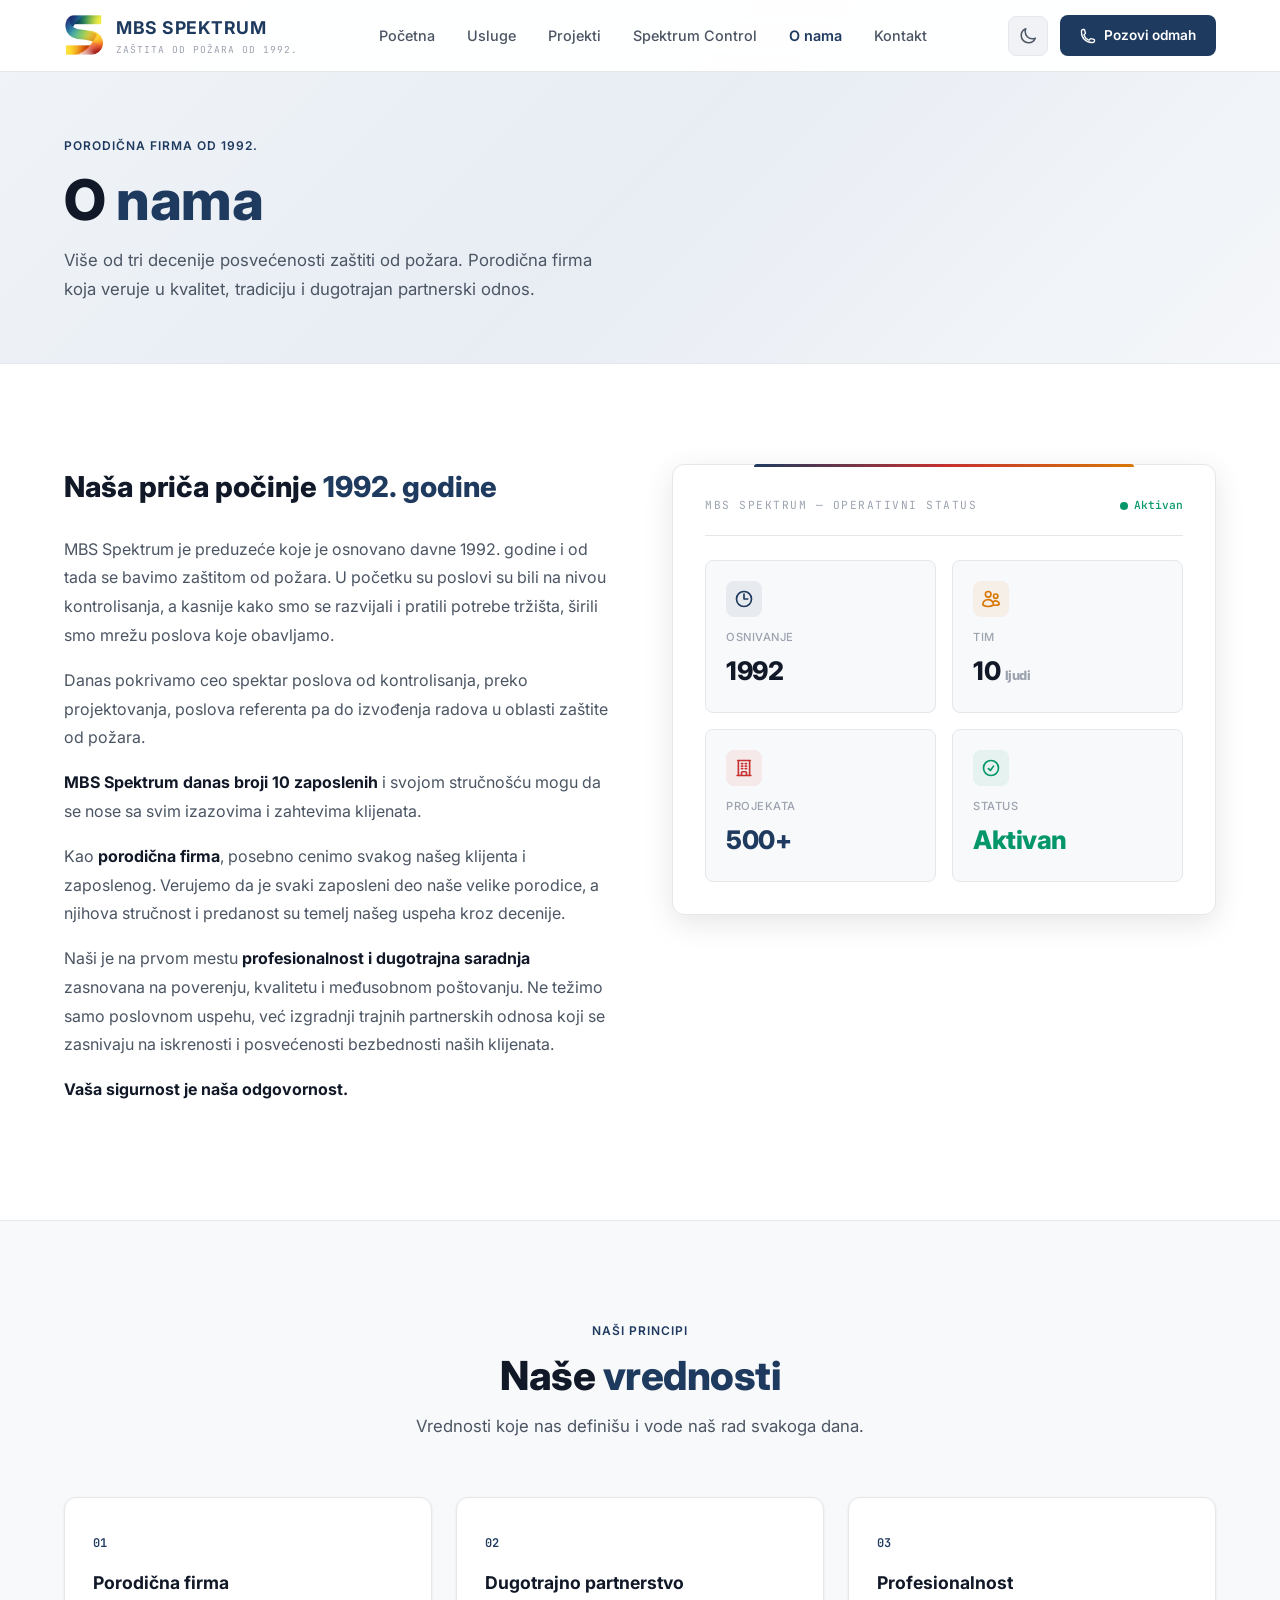
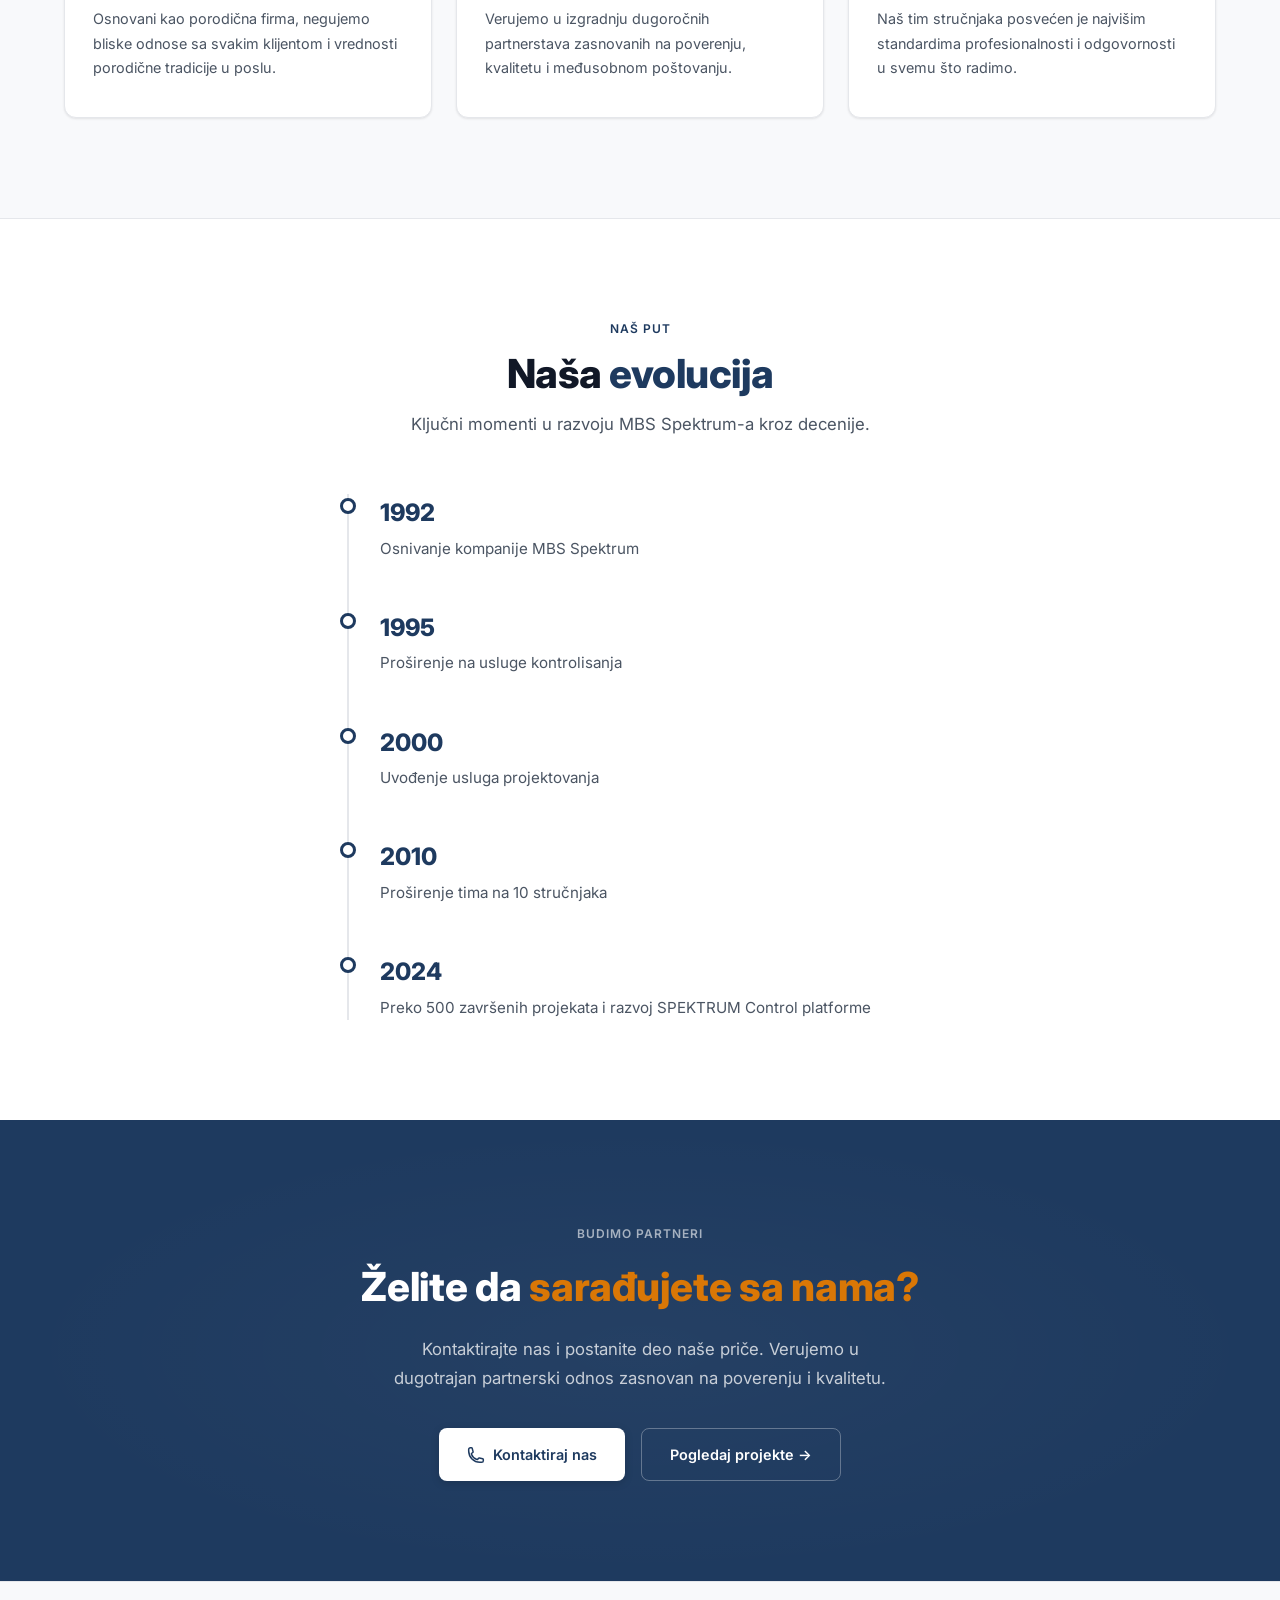
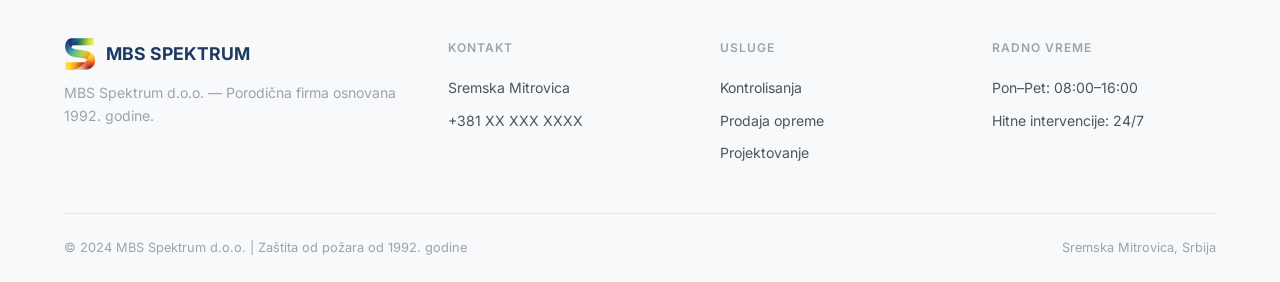
<file: o-nama.html>
<!DOCTYPE html>
<html lang="sr">
<head>
  <meta charset="UTF-8">
  <meta name="viewport" content="width=device-width, initial-scale=1.0">
  <title>O nama — MBS Spektrum</title>
  <link rel="stylesheet" href="style.css">
  <link rel="icon" href="assets/logo.png" type="image/png">
</head>
<body>

<nav class="nav">
  <div class="nav__inner">
    <a href="index.html" class="nav__logo"><img src="assets/logo.png" alt="MBS Spektrum"><div><div>MBS SPEKTRUM</div><div class="nav__logo-sub">Zaštita od požara od 1992.</div></div></a>
    <div class="nav__links">
      <a href="index.html" class="nav__link">Početna</a>
      <a href="usluge.html" class="nav__link">Usluge</a>
      <a href="projekti.html" class="nav__link">Projekti</a>
      <a href="spektrum-control.html" class="nav__link">Spektrum Control</a>
      <a href="o-nama.html" class="nav__link nav__link--active">O nama</a>
      <a href="kontakt.html" class="nav__link">Kontakt</a>
    </div>
    <div class="nav__right">
      <button class="theme-toggle" onclick="toggleTheme()" aria-label="Promeni temu">
        <svg class="icon-moon" xmlns="http://www.w3.org/2000/svg" fill="none" viewBox="0 0 24 24" stroke="currentColor" stroke-width="2"><path stroke-linecap="round" stroke-linejoin="round" d="M21.752 15.002A9.718 9.718 0 0118 15.75c-5.385 0-9.75-4.365-9.75-9.75 0-1.33.266-2.597.748-3.752A9.753 9.753 0 003 11.25C3 16.635 7.365 21 12.75 21a9.753 9.753 0 009.002-5.998z"/></svg>
        <svg class="icon-sun" xmlns="http://www.w3.org/2000/svg" fill="none" viewBox="0 0 24 24" stroke="currentColor" stroke-width="2"><path stroke-linecap="round" stroke-linejoin="round" d="M12 3v2.25m6.364.386l-1.591 1.591M21 12h-2.25m-.386 6.364l-1.591-1.591M12 18.75V21m-4.773-4.227l-1.591 1.591M5.25 12H3m4.227-4.773L5.636 5.636M15.75 12a3.75 3.75 0 11-7.5 0 3.75 3.75 0 017.5 0z"/></svg>
      </button>
      <a href="tel:+381XXXXXXX" class="nav__cta"><svg xmlns="http://www.w3.org/2000/svg" fill="none" viewBox="0 0 24 24" stroke="currentColor" stroke-width="2"><path stroke-linecap="round" stroke-linejoin="round" d="M2.25 6.75c0 8.284 6.716 15 15 15h2.25a2.25 2.25 0 002.25-2.25v-1.372c0-.516-.351-.966-.852-1.091l-4.423-1.106c-.44-.11-.902.055-1.173.417l-.97 1.293c-.282.376-.769.542-1.21.38a12.035 12.035 0 01-7.143-7.143c-.162-.441.004-.928.38-1.21l1.293-.97c.363-.271.527-.734.417-1.173L6.963 3.102a1.125 1.125 0 00-1.091-.852H4.5A2.25 2.25 0 002.25 4.5v2.25z"/></svg>Pozovi odmah</a>
      <button class="nav__toggle" onclick="document.querySelector('.nav__links').classList.toggle('open')" aria-label="Meni"><span></span><span></span><span></span></button>
    </div>
  </div>
</nav>

<section class="page-hero">
  <div class="container">
    <div class="section__tag">Porodična firma od 1992.</div>
    <h1 class="section__title" style="font-size:clamp(2.5rem,5vw,3.5rem);">O <span>nama</span></h1>
    <p class="section__subtitle">Više od tri decenije posvećenosti zaštiti od požara. Porodična firma koja veruje u kvalitet, tradiciju i dugotrajan partnerski odnos.</p>
  </div>
</section>

<!-- Story + Trust Card -->
<section class="section">
  <div class="container">
    <div class="story-grid">
      <div>
        <h2 style="font-size:1.8rem;font-weight:800;margin-bottom:24px;">Naša priča počinje <span style="color:var(--brand-primary)">1992. godine</span></h2>
        <p class="story__text">MBS Spektrum je preduzeće koje je osnovano davne 1992. godine i od tada se bavimo zaštitom od požara. U početku su poslovi su bili na nivou kontrolisanja, a kasnije kako smo se razvijali i pratili potrebe tržišta, širili smo mrežu poslova koje obavljamo.</p>
        <p class="story__text">Danas pokrivamo ceo spektar poslova od kontrolisanja, preko projektovanja, poslova referenta pa do izvođenja radova u oblasti zaštite od požara.</p>
        <p class="story__text"><strong>MBS Spektrum danas broji 10 zaposlenih</strong> i svojom stručnošću mogu da se nose sa svim izazovima i zahtevima klijenata.</p>
        <p class="story__text">Kao <strong>porodična firma</strong>, posebno cenimo svakog našeg klijenta i zaposlenog. Verujemo da je svaki zaposleni deo naše velike porodice, a njihova stručnost i predanost su temelj našeg uspeha kroz decenije.</p>
        <p class="story__text">Naši je na prvom mestu <strong>profesionalnost i dugotrajna saradnja</strong> zasnovana na poverenju, kvalitetu i međusobnom poštovanju. Ne težimo samo poslovnom uspehu, već izgradnji trajnih partnerskih odnosa koji se zasnivaju na iskrenosti i posvećenosti bezbednosti naših klijenata.</p>
        <p class="story__text"><strong>Vaša sigurnost je naša odgovornost.</strong></p>
      </div>
      <div>
        <div class="hero__visual">
          <div class="trust-header">
            <span class="trust-header__title">MBS Spektrum — Operativni status</span>
            <span class="trust-header__status">Aktivan</span>
          </div>
          <div class="trust-grid">
            <div class="trust-card">
              <div class="trust-card__icon trust-card__icon--blue"><svg xmlns="http://www.w3.org/2000/svg" fill="none" viewBox="0 0 24 24" stroke="currentColor" stroke-width="2"><path stroke-linecap="round" stroke-linejoin="round" d="M12 6v6h4.5m4.5 0a9 9 0 11-18 0 9 9 0 0118 0z"/></svg></div>
              <div class="trust-card__label">Osnivanje</div>
              <div class="trust-card__value">1992</div>
            </div>
            <div class="trust-card">
              <div class="trust-card__icon trust-card__icon--amber"><svg xmlns="http://www.w3.org/2000/svg" fill="none" viewBox="0 0 24 24" stroke="currentColor" stroke-width="2"><path stroke-linecap="round" stroke-linejoin="round" d="M15 19.128a9.38 9.38 0 002.625.372 9.337 9.337 0 004.121-.952 4.125 4.125 0 00-7.533-2.493M15 19.128v-.003c0-1.113-.285-2.16-.786-3.07M15 19.128v.106A12.318 12.318 0 018.624 21c-2.331 0-4.512-.645-6.374-1.766l-.001-.109a6.375 6.375 0 0111.964-3.07M12 6.375a3.375 3.375 0 11-6.75 0 3.375 3.375 0 016.75 0zm8.25 2.25a2.625 2.625 0 11-5.25 0 2.625 2.625 0 015.25 0z"/></svg></div>
              <div class="trust-card__label">Tim</div>
              <div class="trust-card__value">10 <span style="font-size:0.5em;color:var(--text-muted)">ljudi</span></div>
            </div>
            <div class="trust-card">
              <div class="trust-card__icon trust-card__icon--red"><svg xmlns="http://www.w3.org/2000/svg" fill="none" viewBox="0 0 24 24" stroke="currentColor" stroke-width="2"><path stroke-linecap="round" stroke-linejoin="round" d="M3.75 21h16.5M4.5 3h15M5.25 3v18m13.5-18v18M9 6.75h1.5m-1.5 3h1.5m-1.5 3h1.5m3-6H15m-1.5 3H15m-1.5 3H15M9 21v-3.375c0-.621.504-1.125 1.125-1.125h3.75c.621 0 1.125.504 1.125 1.125V21"/></svg></div>
              <div class="trust-card__label">Projekata</div>
              <div class="trust-card__value trust-card__value--accent">500+</div>
            </div>
            <div class="trust-card">
              <div class="trust-card__icon trust-card__icon--green"><svg xmlns="http://www.w3.org/2000/svg" fill="none" viewBox="0 0 24 24" stroke="currentColor" stroke-width="2"><path stroke-linecap="round" stroke-linejoin="round" d="M9 12.75L11.25 15 15 9.75M21 12a9 9 0 11-18 0 9 9 0 0118 0z"/></svg></div>
              <div class="trust-card__label">Status</div>
              <div class="trust-card__value" style="color:var(--success)">Aktivan</div>
            </div>
          </div>
        </div>
      </div>
    </div>
  </div>
</section>

<!-- Values -->
<section class="section section--alt">
  <div class="container">
    <div class="section__header section__header--center">
      <div class="section__tag">Naši principi</div>
      <h2 class="section__title">Naše <span>vrednosti</span></h2>
      <p class="section__subtitle">Vrednosti koje nas definišu i vode naš rad svakoga dana.</p>
    </div>
    <div class="values-grid">
      <div class="value-card"><div class="value-card__number">01</div><h3 class="value-card__title">Porodična firma</h3><p class="value-card__desc">Osnovani kao porodična firma, negujemo bliske odnose sa svakim klijentom i vrednosti porodične tradicije u poslu.</p></div>
      <div class="value-card"><div class="value-card__number">02</div><h3 class="value-card__title">Dugotrajno partnerstvo</h3><p class="value-card__desc">Verujemo u izgradnju dugoročnih partnerstava zasnovanih na poverenju, kvalitetu i međusobnom poštovanju.</p></div>
      <div class="value-card"><div class="value-card__number">03</div><h3 class="value-card__title">Profesionalnost</h3><p class="value-card__desc">Naš tim stručnjaka posvećen je najvišim standardima profesionalnosti i odgovornosti u svemu što radimo.</p></div>
    </div>
  </div>
</section>

<!-- Timeline -->
<section class="section">
  <div class="container">
    <div class="section__header section__header--center">
      <div class="section__tag">Naš put</div>
      <h2 class="section__title">Naša <span>evolucija</span></h2>
      <p class="section__subtitle">Ključni momenti u razvoju MBS Spektrum-a kroz decenije.</p>
    </div>
    <div style="max-width:600px;margin:0 auto;">
      <div class="timeline">
        <div class="timeline__item"><div class="timeline__dot"></div><div class="timeline__year">1992</div><div class="timeline__text">Osnivanje kompanije MBS Spektrum</div></div>
        <div class="timeline__item"><div class="timeline__dot"></div><div class="timeline__year">1995</div><div class="timeline__text">Proširenje na usluge kontrolisanja</div></div>
        <div class="timeline__item"><div class="timeline__dot"></div><div class="timeline__year">2000</div><div class="timeline__text">Uvođenje usluga projektovanja</div></div>
        <div class="timeline__item"><div class="timeline__dot"></div><div class="timeline__year">2010</div><div class="timeline__text">Proširenje tima na 10 stručnjaka</div></div>
        <div class="timeline__item"><div class="timeline__dot"></div><div class="timeline__year">2024</div><div class="timeline__text">Preko 500 završenih projekata i razvoj SPEKTRUM Control platforme</div></div>
      </div>
    </div>
  </div>
</section>

<!-- CTA -->
<section class="cta">
  <div class="container">
    <div class="section__tag">Budimo partneri</div>
    <h2 class="cta__title">Želite da <span>sarađujete sa nama?</span></h2>
    <p class="cta__desc">Kontaktirajte nas i postanite deo naše priče. Verujemo u dugotrajan partnerski odnos zasnovan na poverenju i kvalitetu.</p>
    <div class="cta__actions">
      <a href="kontakt.html" class="btn btn--primary"><svg xmlns="http://www.w3.org/2000/svg" fill="none" viewBox="0 0 24 24" stroke="currentColor" stroke-width="2"><path stroke-linecap="round" stroke-linejoin="round" d="M2.25 6.75c0 8.284 6.716 15 15 15h2.25a2.25 2.25 0 002.25-2.25v-1.372c0-.516-.351-.966-.852-1.091l-4.423-1.106c-.44-.11-.902.055-1.173.417l-.97 1.293c-.282.376-.769.542-1.21.38a12.035 12.035 0 01-7.143-7.143c-.162-.441.004-.928.38-1.21l1.293-.97c.363-.271.527-.734.417-1.173L6.963 3.102a1.125 1.125 0 00-1.091-.852H4.5A2.25 2.25 0 002.25 4.5v2.25z"/></svg>Kontaktiraj nas</a>
      <a href="projekti.html" class="btn btn--outline">Pogledaj projekte &rarr;</a>
    </div>
  </div>
</section>

<footer class="footer">
  <div class="container">
    <div class="footer__inner">
      <div><div class="footer__brand-name"><img src="assets/logo.png" alt=""> MBS SPEKTRUM</div><p class="footer__brand-desc">MBS Spektrum d.o.o. — Porodična firma osnovana 1992. godine.</p></div>
      <div><div class="footer__col-title">Kontakt</div><div class="footer__links"><span class="footer__link">Sremska Mitrovica</span><a href="tel:+381XXXXXXX" class="footer__link">+381 XX XXX XXXX</a></div></div>
      <div><div class="footer__col-title">Usluge</div><div class="footer__links"><a href="usluge.html" class="footer__link">Kontrolisanja</a><a href="usluge.html" class="footer__link">Prodaja opreme</a><a href="usluge.html" class="footer__link">Projektovanje</a></div></div>
      <div><div class="footer__col-title">Radno vreme</div><div class="footer__links"><span class="footer__link">Pon–Pet: 08:00–16:00</span><span class="footer__link">Hitne intervencije: 24/7</span></div></div>
    </div>
    <div class="footer__bottom"><span>&copy; 2024 MBS Spektrum d.o.o. | Zaštita od požara od 1992. godine</span><span>Sremska Mitrovica, Srbija</span></div>
  </div>
</footer>

<script>
function toggleTheme(){const h=document.documentElement;const n=h.getAttribute('data-theme')==='dark'?'light':'dark';h.setAttribute('data-theme',n);localStorage.setItem('mbs-theme',n)}
(function(){if(localStorage.getItem('mbs-theme')==='dark')document.documentElement.setAttribute('data-theme','dark')})();
</script>
</body>
</html>
</file>
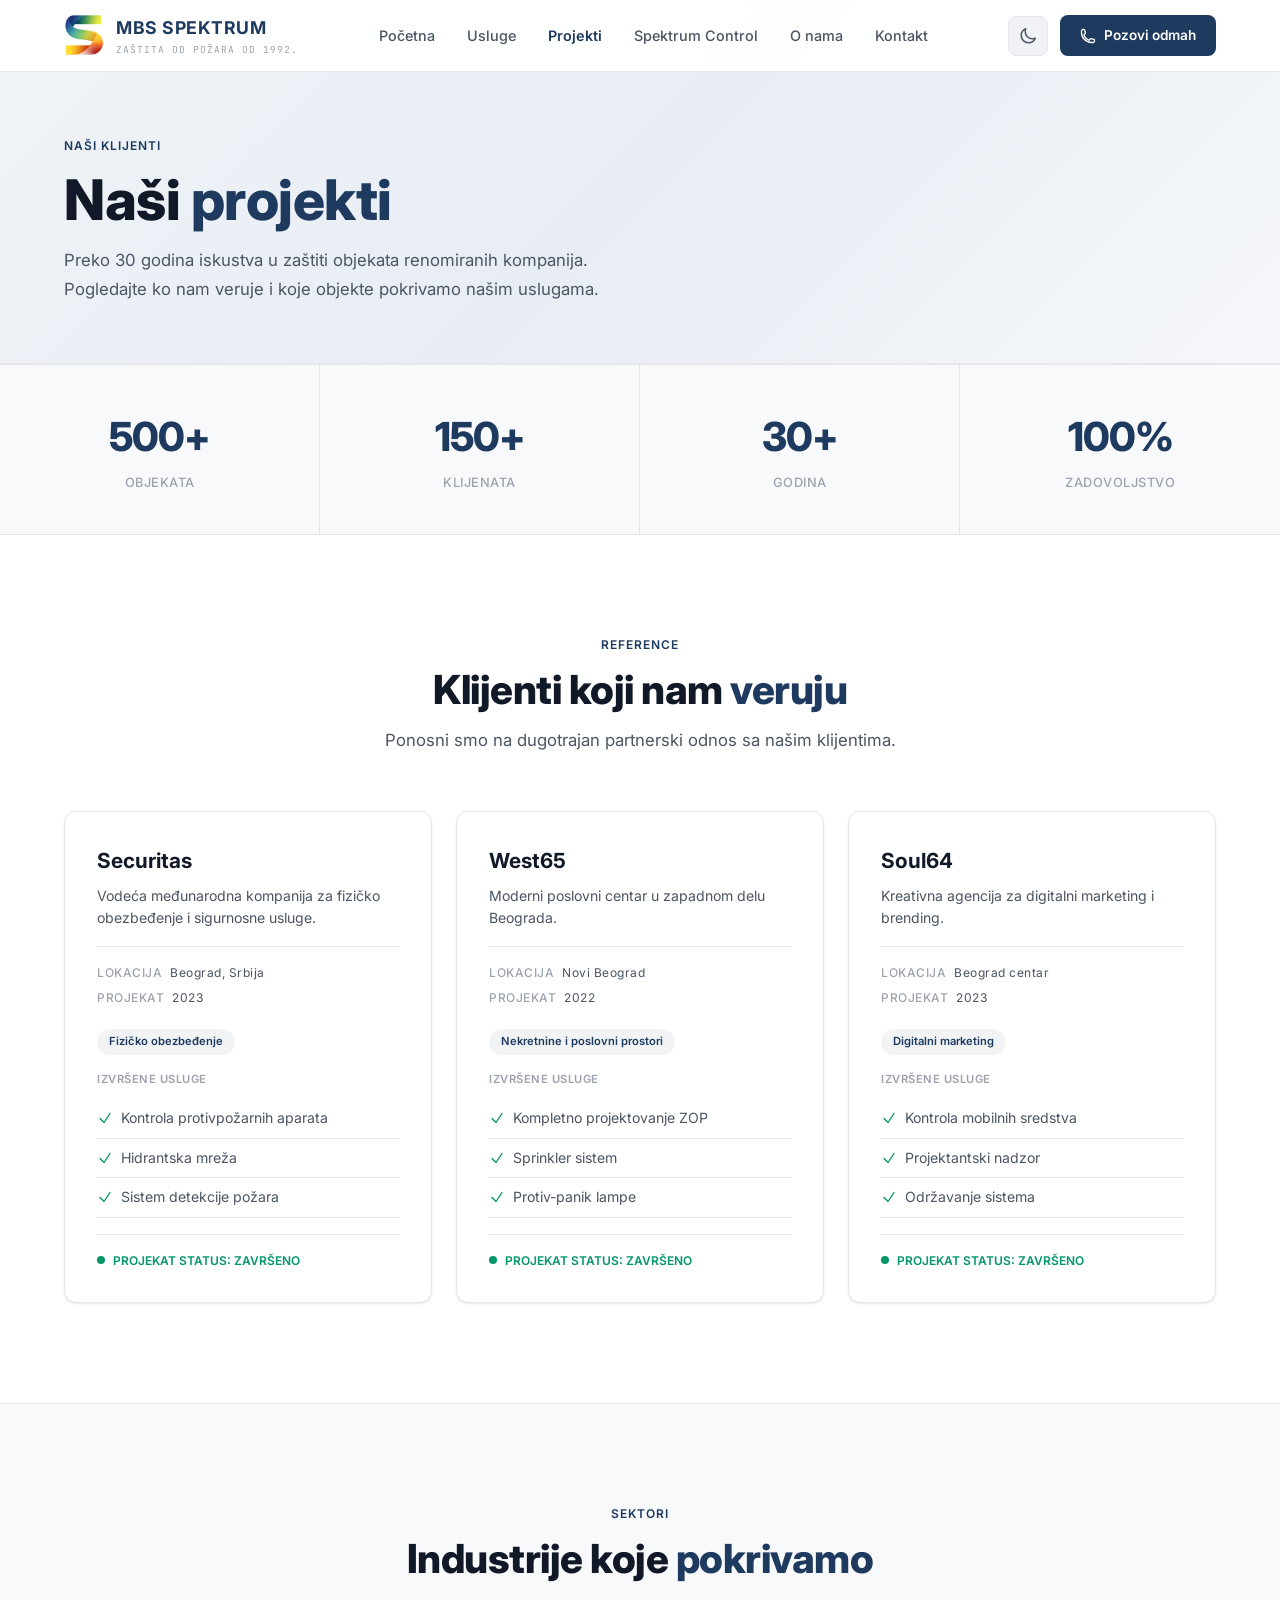
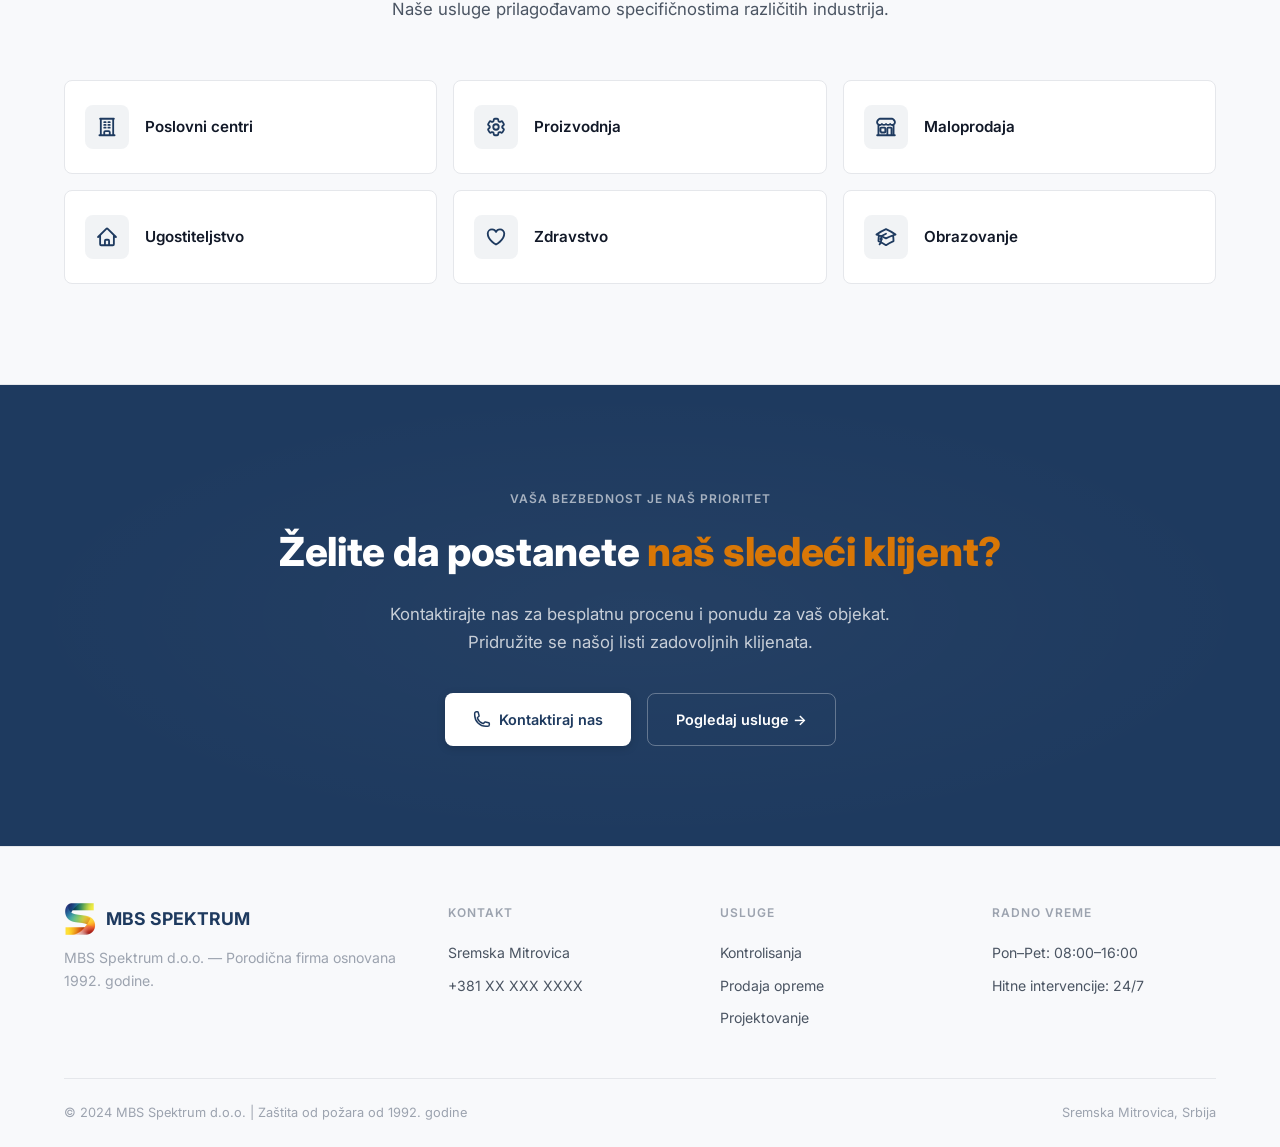
<file: projekti.html>
<!DOCTYPE html>
<html lang="sr">
<head>
  <meta charset="UTF-8">
  <meta name="viewport" content="width=device-width, initial-scale=1.0">
  <title>Naši projekti — MBS Spektrum</title>
  <link rel="stylesheet" href="style.css">
  <link rel="icon" href="assets/logo.png" type="image/png">
</head>
<body>

<nav class="nav">
  <div class="nav__inner">
    <a href="index.html" class="nav__logo"><img src="assets/logo.png" alt="MBS Spektrum"><div><div>MBS SPEKTRUM</div><div class="nav__logo-sub">Zaštita od požara od 1992.</div></div></a>
    <div class="nav__links">
      <a href="index.html" class="nav__link">Početna</a>
      <a href="usluge.html" class="nav__link">Usluge</a>
      <a href="projekti.html" class="nav__link nav__link--active">Projekti</a>
      <a href="spektrum-control.html" class="nav__link">Spektrum Control</a>
      <a href="o-nama.html" class="nav__link">O nama</a>
      <a href="kontakt.html" class="nav__link">Kontakt</a>
    </div>
    <div class="nav__right">
      <button class="theme-toggle" onclick="toggleTheme()" aria-label="Promeni temu">
        <svg class="icon-moon" xmlns="http://www.w3.org/2000/svg" fill="none" viewBox="0 0 24 24" stroke="currentColor" stroke-width="2"><path stroke-linecap="round" stroke-linejoin="round" d="M21.752 15.002A9.718 9.718 0 0118 15.75c-5.385 0-9.75-4.365-9.75-9.75 0-1.33.266-2.597.748-3.752A9.753 9.753 0 003 11.25C3 16.635 7.365 21 12.75 21a9.753 9.753 0 009.002-5.998z"/></svg>
        <svg class="icon-sun" xmlns="http://www.w3.org/2000/svg" fill="none" viewBox="0 0 24 24" stroke="currentColor" stroke-width="2"><path stroke-linecap="round" stroke-linejoin="round" d="M12 3v2.25m6.364.386l-1.591 1.591M21 12h-2.25m-.386 6.364l-1.591-1.591M12 18.75V21m-4.773-4.227l-1.591 1.591M5.25 12H3m4.227-4.773L5.636 5.636M15.75 12a3.75 3.75 0 11-7.5 0 3.75 3.75 0 017.5 0z"/></svg>
      </button>
      <a href="tel:+381XXXXXXX" class="nav__cta"><svg xmlns="http://www.w3.org/2000/svg" fill="none" viewBox="0 0 24 24" stroke="currentColor" stroke-width="2"><path stroke-linecap="round" stroke-linejoin="round" d="M2.25 6.75c0 8.284 6.716 15 15 15h2.25a2.25 2.25 0 002.25-2.25v-1.372c0-.516-.351-.966-.852-1.091l-4.423-1.106c-.44-.11-.902.055-1.173.417l-.97 1.293c-.282.376-.769.542-1.21.38a12.035 12.035 0 01-7.143-7.143c-.162-.441.004-.928.38-1.21l1.293-.97c.363-.271.527-.734.417-1.173L6.963 3.102a1.125 1.125 0 00-1.091-.852H4.5A2.25 2.25 0 002.25 4.5v2.25z"/></svg>Pozovi odmah</a>
      <button class="nav__toggle" onclick="document.querySelector('.nav__links').classList.toggle('open')" aria-label="Meni"><span></span><span></span><span></span></button>
    </div>
  </div>
</nav>

<section class="page-hero">
  <div class="container">
    <div class="section__tag">Naši klijenti</div>
    <h1 class="section__title" style="font-size:clamp(2.5rem,5vw,3.5rem);">Naši <span>projekti</span></h1>
    <p class="section__subtitle">Preko 30 godina iskustva u zaštiti objekata renomiranih kompanija. Pogledajte ko nam veruje i koje objekte pokrivamo našim uslugama.</p>
  </div>
</section>

<div class="stats">
  <div class="stat"><div class="stat__number">500+</div><div class="stat__label">Objekata</div></div>
  <div class="stat"><div class="stat__number">150+</div><div class="stat__label">Klijenata</div></div>
  <div class="stat"><div class="stat__number">30+</div><div class="stat__label">Godina</div></div>
  <div class="stat"><div class="stat__number">100%</div><div class="stat__label">Zadovoljstvo</div></div>
</div>

<section class="section">
  <div class="container">
    <div class="section__header section__header--center">
      <div class="section__tag">Reference</div>
      <h2 class="section__title">Klijenti koji nam <span>veruju</span></h2>
      <p class="section__subtitle">Ponosni smo na dugotrajan partnerski odnos sa našim klijentima.</p>
    </div>
    <div class="clients-grid">
      <div class="client-card">
        <h3 class="client-card__name">Securitas</h3>
        <p class="client-card__desc">Vodeća međunarodna kompanija za fizičko obezbeđenje i sigurnosne usluge.</p>
        <div class="client-card__meta">
          <div class="client-card__meta-item">LOKACIJA <span>Beograd, Srbija</span></div>
          <div class="client-card__meta-item">PROJEKAT <span>2023</span></div>
        </div>
        <div class="client-card__tag">Fizičko obezbeđenje</div>
        <div class="client-card__services-title">Izvršene usluge</div>
        <ul class="client-card__services">
          <li><svg xmlns="http://www.w3.org/2000/svg" fill="none" viewBox="0 0 24 24" stroke="currentColor" stroke-width="2"><path stroke-linecap="round" stroke-linejoin="round" d="M4.5 12.75l6 6 9-13.5"/></svg>Kontrola protivpožarnih aparata</li>
          <li><svg xmlns="http://www.w3.org/2000/svg" fill="none" viewBox="0 0 24 24" stroke="currentColor" stroke-width="2"><path stroke-linecap="round" stroke-linejoin="round" d="M4.5 12.75l6 6 9-13.5"/></svg>Hidrantska mreža</li>
          <li><svg xmlns="http://www.w3.org/2000/svg" fill="none" viewBox="0 0 24 24" stroke="currentColor" stroke-width="2"><path stroke-linecap="round" stroke-linejoin="round" d="M4.5 12.75l6 6 9-13.5"/></svg>Sistem detekcije požara</li>
        </ul>
        <div class="client-card__status"><span class="client-card__status-dot"></span>PROJEKAT STATUS: ZAVRŠENO</div>
      </div>
      <div class="client-card">
        <h3 class="client-card__name">West65</h3>
        <p class="client-card__desc">Moderni poslovni centar u zapadnom delu Beograda.</p>
        <div class="client-card__meta">
          <div class="client-card__meta-item">LOKACIJA <span>Novi Beograd</span></div>
          <div class="client-card__meta-item">PROJEKAT <span>2022</span></div>
        </div>
        <div class="client-card__tag">Nekretnine i poslovni prostori</div>
        <div class="client-card__services-title">Izvršene usluge</div>
        <ul class="client-card__services">
          <li><svg xmlns="http://www.w3.org/2000/svg" fill="none" viewBox="0 0 24 24" stroke="currentColor" stroke-width="2"><path stroke-linecap="round" stroke-linejoin="round" d="M4.5 12.75l6 6 9-13.5"/></svg>Kompletno projektovanje ZOP</li>
          <li><svg xmlns="http://www.w3.org/2000/svg" fill="none" viewBox="0 0 24 24" stroke="currentColor" stroke-width="2"><path stroke-linecap="round" stroke-linejoin="round" d="M4.5 12.75l6 6 9-13.5"/></svg>Sprinkler sistem</li>
          <li><svg xmlns="http://www.w3.org/2000/svg" fill="none" viewBox="0 0 24 24" stroke="currentColor" stroke-width="2"><path stroke-linecap="round" stroke-linejoin="round" d="M4.5 12.75l6 6 9-13.5"/></svg>Protiv-panik lampe</li>
        </ul>
        <div class="client-card__status"><span class="client-card__status-dot"></span>PROJEKAT STATUS: ZAVRŠENO</div>
      </div>
      <div class="client-card">
        <h3 class="client-card__name">Soul64</h3>
        <p class="client-card__desc">Kreativna agencija za digitalni marketing i brending.</p>
        <div class="client-card__meta">
          <div class="client-card__meta-item">LOKACIJA <span>Beograd centar</span></div>
          <div class="client-card__meta-item">PROJEKAT <span>2023</span></div>
        </div>
        <div class="client-card__tag">Digitalni marketing</div>
        <div class="client-card__services-title">Izvršene usluge</div>
        <ul class="client-card__services">
          <li><svg xmlns="http://www.w3.org/2000/svg" fill="none" viewBox="0 0 24 24" stroke="currentColor" stroke-width="2"><path stroke-linecap="round" stroke-linejoin="round" d="M4.5 12.75l6 6 9-13.5"/></svg>Kontrola mobilnih sredstva</li>
          <li><svg xmlns="http://www.w3.org/2000/svg" fill="none" viewBox="0 0 24 24" stroke="currentColor" stroke-width="2"><path stroke-linecap="round" stroke-linejoin="round" d="M4.5 12.75l6 6 9-13.5"/></svg>Projektantski nadzor</li>
          <li><svg xmlns="http://www.w3.org/2000/svg" fill="none" viewBox="0 0 24 24" stroke="currentColor" stroke-width="2"><path stroke-linecap="round" stroke-linejoin="round" d="M4.5 12.75l6 6 9-13.5"/></svg>Održavanje sistema</li>
        </ul>
        <div class="client-card__status"><span class="client-card__status-dot"></span>PROJEKAT STATUS: ZAVRŠENO</div>
      </div>
    </div>
  </div>
</section>

<section class="section section--alt">
  <div class="container">
    <div class="section__header section__header--center">
      <div class="section__tag">Sektori</div>
      <h2 class="section__title">Industrije koje <span>pokrivamo</span></h2>
      <p class="section__subtitle">Naše usluge prilagođavamo specifičnostima različitih industrija.</p>
    </div>
    <div class="industries">
      <div class="industry"><div class="industry__icon"><svg xmlns="http://www.w3.org/2000/svg" fill="none" viewBox="0 0 24 24" stroke="currentColor" stroke-width="2"><path stroke-linecap="round" stroke-linejoin="round" d="M3.75 21h16.5M4.5 3h15M5.25 3v18m13.5-18v18M9 6.75h1.5m-1.5 3h1.5m-1.5 3h1.5m3-6H15m-1.5 3H15m-1.5 3H15M9 21v-3.375c0-.621.504-1.125 1.125-1.125h3.75c.621 0 1.125.504 1.125 1.125V21"/></svg></div><div class="industry__name">Poslovni centri</div></div>
      <div class="industry"><div class="industry__icon"><svg xmlns="http://www.w3.org/2000/svg" fill="none" viewBox="0 0 24 24" stroke="currentColor" stroke-width="2"><path stroke-linecap="round" stroke-linejoin="round" d="M9.594 3.94c.09-.542.56-.94 1.11-.94h2.593c.55 0 1.02.398 1.11.94l.213 1.281c.063.374.313.686.645.87.074.04.147.083.22.127.324.196.72.257 1.075.124l1.217-.456a1.125 1.125 0 011.37.49l1.296 2.247a1.125 1.125 0 01-.26 1.431l-1.003.827c-.293.24-.438.613-.431.992a6.759 6.759 0 010 .255c-.007.378.138.75.43.99l1.005.828c.424.35.534.954.26 1.43l-1.298 2.247a1.125 1.125 0 01-1.369.491l-1.217-.456c-.355-.133-.75-.072-1.076.124a6.57 6.57 0 01-.22.128c-.331.183-.581.495-.644.869l-.213 1.28c-.09.543-.56.941-1.11.941h-2.594c-.55 0-1.02-.398-1.11-.94l-.213-1.281c-.062-.374-.312-.686-.644-.87a6.52 6.52 0 01-.22-.127c-.325-.196-.72-.257-1.076-.124l-1.217.456a1.125 1.125 0 01-1.369-.49l-1.297-2.247a1.125 1.125 0 01.26-1.431l1.004-.827c.292-.24.437-.613.43-.992a6.932 6.932 0 010-.255c.007-.378-.138-.75-.43-.99l-1.004-.828a1.125 1.125 0 01-.26-1.43l1.297-2.247a1.125 1.125 0 011.37-.491l1.216.456c.356.133.751.072 1.076-.124.072-.044.146-.087.22-.128.332-.183.582-.495.644-.869l.214-1.281z"/><path stroke-linecap="round" stroke-linejoin="round" d="M15 12a3 3 0 11-6 0 3 3 0 016 0z"/></svg></div><div class="industry__name">Proizvodnja</div></div>
      <div class="industry"><div class="industry__icon"><svg xmlns="http://www.w3.org/2000/svg" fill="none" viewBox="0 0 24 24" stroke="currentColor" stroke-width="2"><path stroke-linecap="round" stroke-linejoin="round" d="M13.5 21v-7.5a.75.75 0 01.75-.75h3a.75.75 0 01.75.75V21m-4.5 0H2.36m11.14 0H18m0 0h3.64m-1.39 0V9.349m-16.5 11.65V9.35m0 0a3.001 3.001 0 003.75-.615A2.993 2.993 0 009.75 9.75c.896 0 1.7-.393 2.25-1.016a2.993 2.993 0 002.25 1.016c.896 0 1.7-.393 2.25-1.016a3.001 3.001 0 003.75.614m-16.5 0a3.004 3.004 0 01-.621-4.72L4.318 3.44A1.5 1.5 0 015.378 3h13.243a1.5 1.5 0 011.06.44l1.19 1.189a3 3 0 01-.621 4.72m-13.5 8.65h3.75a.75.75 0 00.75-.75V13.5a.75.75 0 00-.75-.75H6.75a.75.75 0 00-.75.75v3.15c0 .415.336.75.75.75z"/></svg></div><div class="industry__name">Maloprodaja</div></div>
      <div class="industry"><div class="industry__icon"><svg xmlns="http://www.w3.org/2000/svg" fill="none" viewBox="0 0 24 24" stroke="currentColor" stroke-width="2"><path stroke-linecap="round" stroke-linejoin="round" d="M2.25 12l8.954-8.955c.44-.439 1.152-.439 1.591 0L21.75 12M4.5 9.75v10.125c0 .621.504 1.125 1.125 1.125H9.75v-4.875c0-.621.504-1.125 1.125-1.125h2.25c.621 0 1.125.504 1.125 1.125V21h4.125c.621 0 1.125-.504 1.125-1.125V9.75M8.25 21h8.25"/></svg></div><div class="industry__name">Ugostiteljstvo</div></div>
      <div class="industry"><div class="industry__icon"><svg xmlns="http://www.w3.org/2000/svg" fill="none" viewBox="0 0 24 24" stroke="currentColor" stroke-width="2"><path stroke-linecap="round" stroke-linejoin="round" d="M21 8.25c0-2.485-2.099-4.5-4.688-4.5-1.935 0-3.597 1.126-4.312 2.733-.715-1.607-2.377-2.733-4.313-2.733C5.1 3.75 3 5.765 3 8.25c0 7.22 9 12 9 12s9-4.78 9-12z"/></svg></div><div class="industry__name">Zdravstvo</div></div>
      <div class="industry"><div class="industry__icon"><svg xmlns="http://www.w3.org/2000/svg" fill="none" viewBox="0 0 24 24" stroke="currentColor" stroke-width="2"><path stroke-linecap="round" stroke-linejoin="round" d="M4.26 10.147a60.436 60.436 0 00-.491 6.347A48.627 48.627 0 0112 20.904a48.627 48.627 0 018.232-4.41 60.46 60.46 0 00-.491-6.347m-15.482 0a50.57 50.57 0 00-2.658-.813A59.905 59.905 0 0112 3.493a59.902 59.902 0 0110.399 5.84c-.896.248-1.783.52-2.658.814m-15.482 0A50.697 50.697 0 0112 13.489a50.702 50.702 0 017.74-3.342M6.75 15a.75.75 0 100-1.5.75.75 0 000 1.5zm0 0v-3.675A55.378 55.378 0 0112 8.443m-7.007 11.55A5.981 5.981 0 006.75 15.75v-1.5"/></svg></div><div class="industry__name">Obrazovanje</div></div>
    </div>
  </div>
</section>

<section class="cta">
  <div class="container">
    <div class="section__tag">Vaša bezbednost je naš prioritet</div>
    <h2 class="cta__title">Želite da postanete <span>naš sledeći klijent?</span></h2>
    <p class="cta__desc">Kontaktirajte nas za besplatnu procenu i ponudu za vaš objekat. Pridružite se našoj listi zadovoljnih klijenata.</p>
    <div class="cta__actions">
      <a href="kontakt.html" class="btn btn--primary"><svg xmlns="http://www.w3.org/2000/svg" fill="none" viewBox="0 0 24 24" stroke="currentColor" stroke-width="2"><path stroke-linecap="round" stroke-linejoin="round" d="M2.25 6.75c0 8.284 6.716 15 15 15h2.25a2.25 2.25 0 002.25-2.25v-1.372c0-.516-.351-.966-.852-1.091l-4.423-1.106c-.44-.11-.902.055-1.173.417l-.97 1.293c-.282.376-.769.542-1.21.38a12.035 12.035 0 01-7.143-7.143c-.162-.441.004-.928.38-1.21l1.293-.97c.363-.271.527-.734.417-1.173L6.963 3.102a1.125 1.125 0 00-1.091-.852H4.5A2.25 2.25 0 002.25 4.5v2.25z"/></svg>Kontaktiraj nas</a>
      <a href="usluge.html" class="btn btn--outline">Pogledaj usluge &rarr;</a>
    </div>
  </div>
</section>

<footer class="footer">
  <div class="container">
    <div class="footer__inner">
      <div><div class="footer__brand-name"><img src="assets/logo.png" alt=""> MBS SPEKTRUM</div><p class="footer__brand-desc">MBS Spektrum d.o.o. — Porodična firma osnovana 1992. godine.</p></div>
      <div><div class="footer__col-title">Kontakt</div><div class="footer__links"><span class="footer__link">Sremska Mitrovica</span><a href="tel:+381XXXXXXX" class="footer__link">+381 XX XXX XXXX</a></div></div>
      <div><div class="footer__col-title">Usluge</div><div class="footer__links"><a href="usluge.html" class="footer__link">Kontrolisanja</a><a href="usluge.html" class="footer__link">Prodaja opreme</a><a href="usluge.html" class="footer__link">Projektovanje</a></div></div>
      <div><div class="footer__col-title">Radno vreme</div><div class="footer__links"><span class="footer__link">Pon–Pet: 08:00–16:00</span><span class="footer__link">Hitne intervencije: 24/7</span></div></div>
    </div>
    <div class="footer__bottom"><span>&copy; 2024 MBS Spektrum d.o.o. | Zaštita od požara od 1992. godine</span><span>Sremska Mitrovica, Srbija</span></div>
  </div>
</footer>

<script>
function toggleTheme(){const h=document.documentElement;const n=h.getAttribute('data-theme')==='dark'?'light':'dark';h.setAttribute('data-theme',n);localStorage.setItem('mbs-theme',n)}
(function(){if(localStorage.getItem('mbs-theme')==='dark')document.documentElement.setAttribute('data-theme','dark')})();
</script>
</body>
</html>
</file>
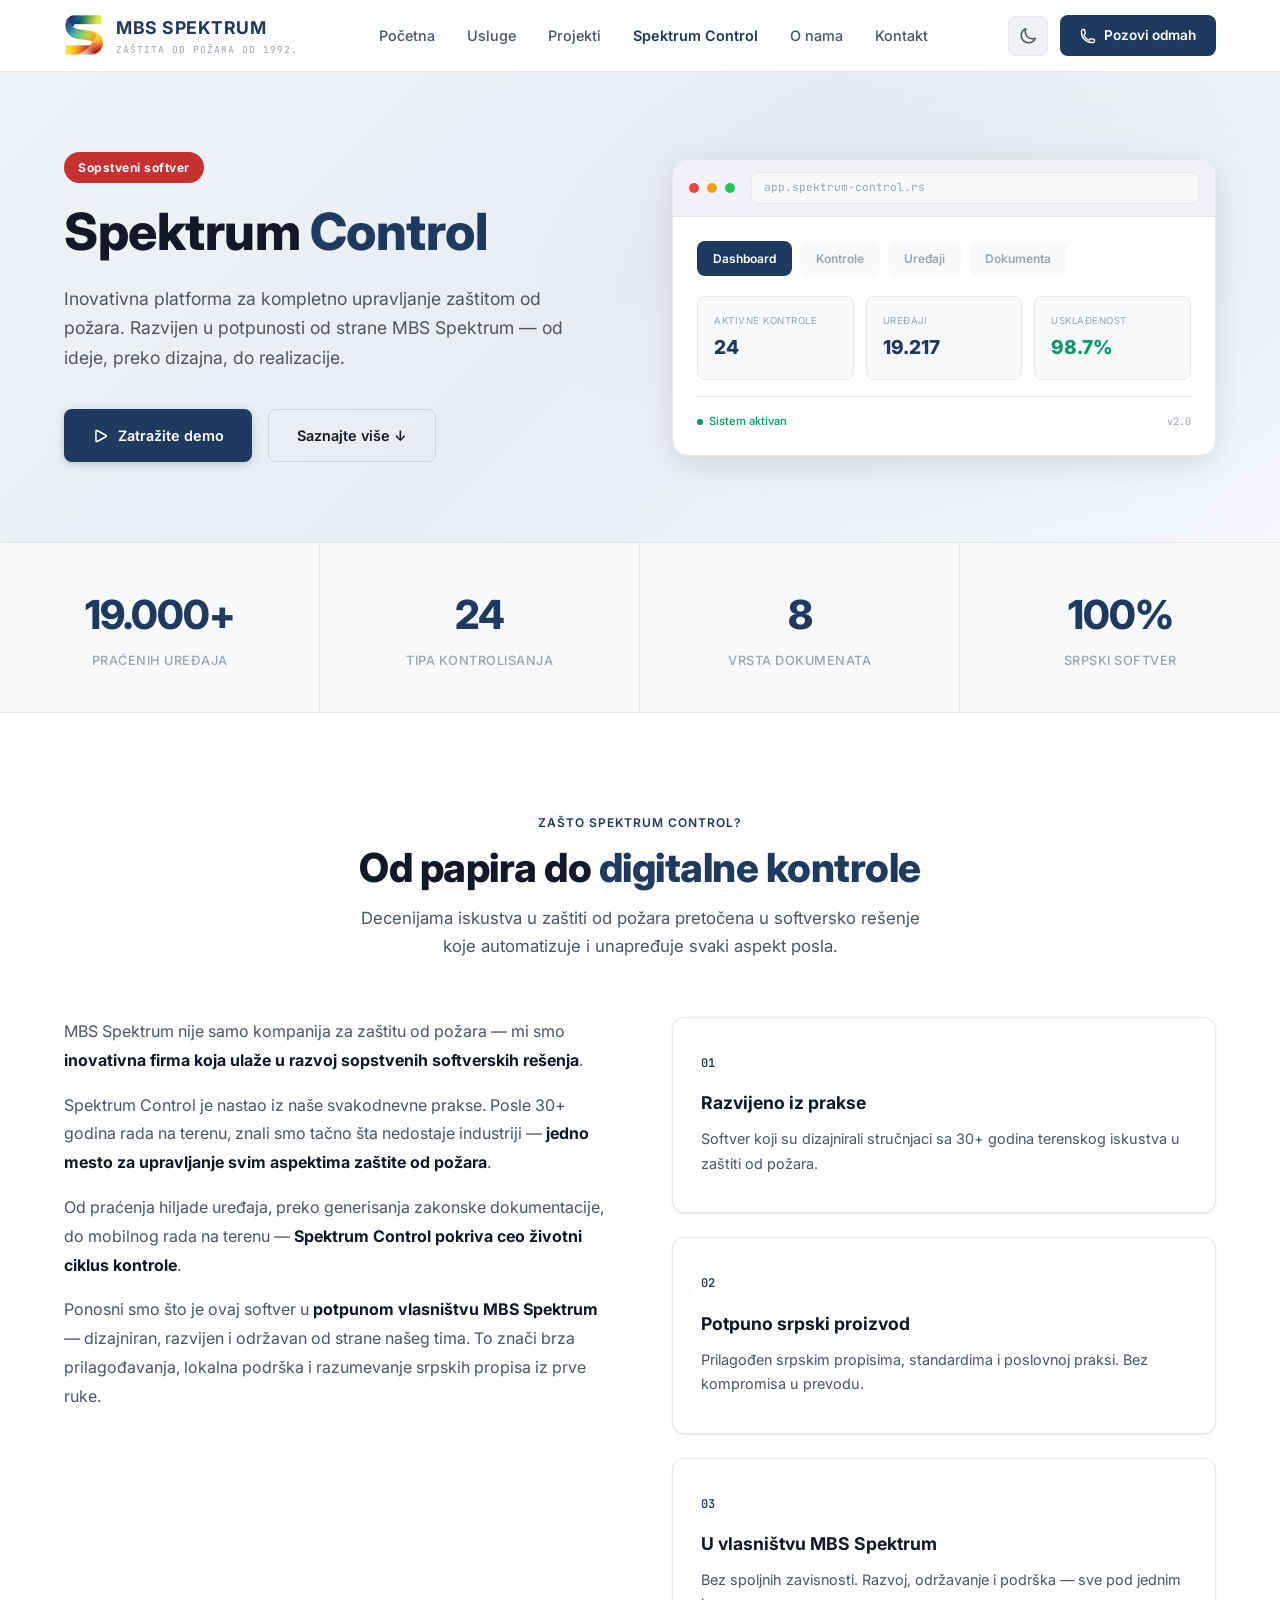
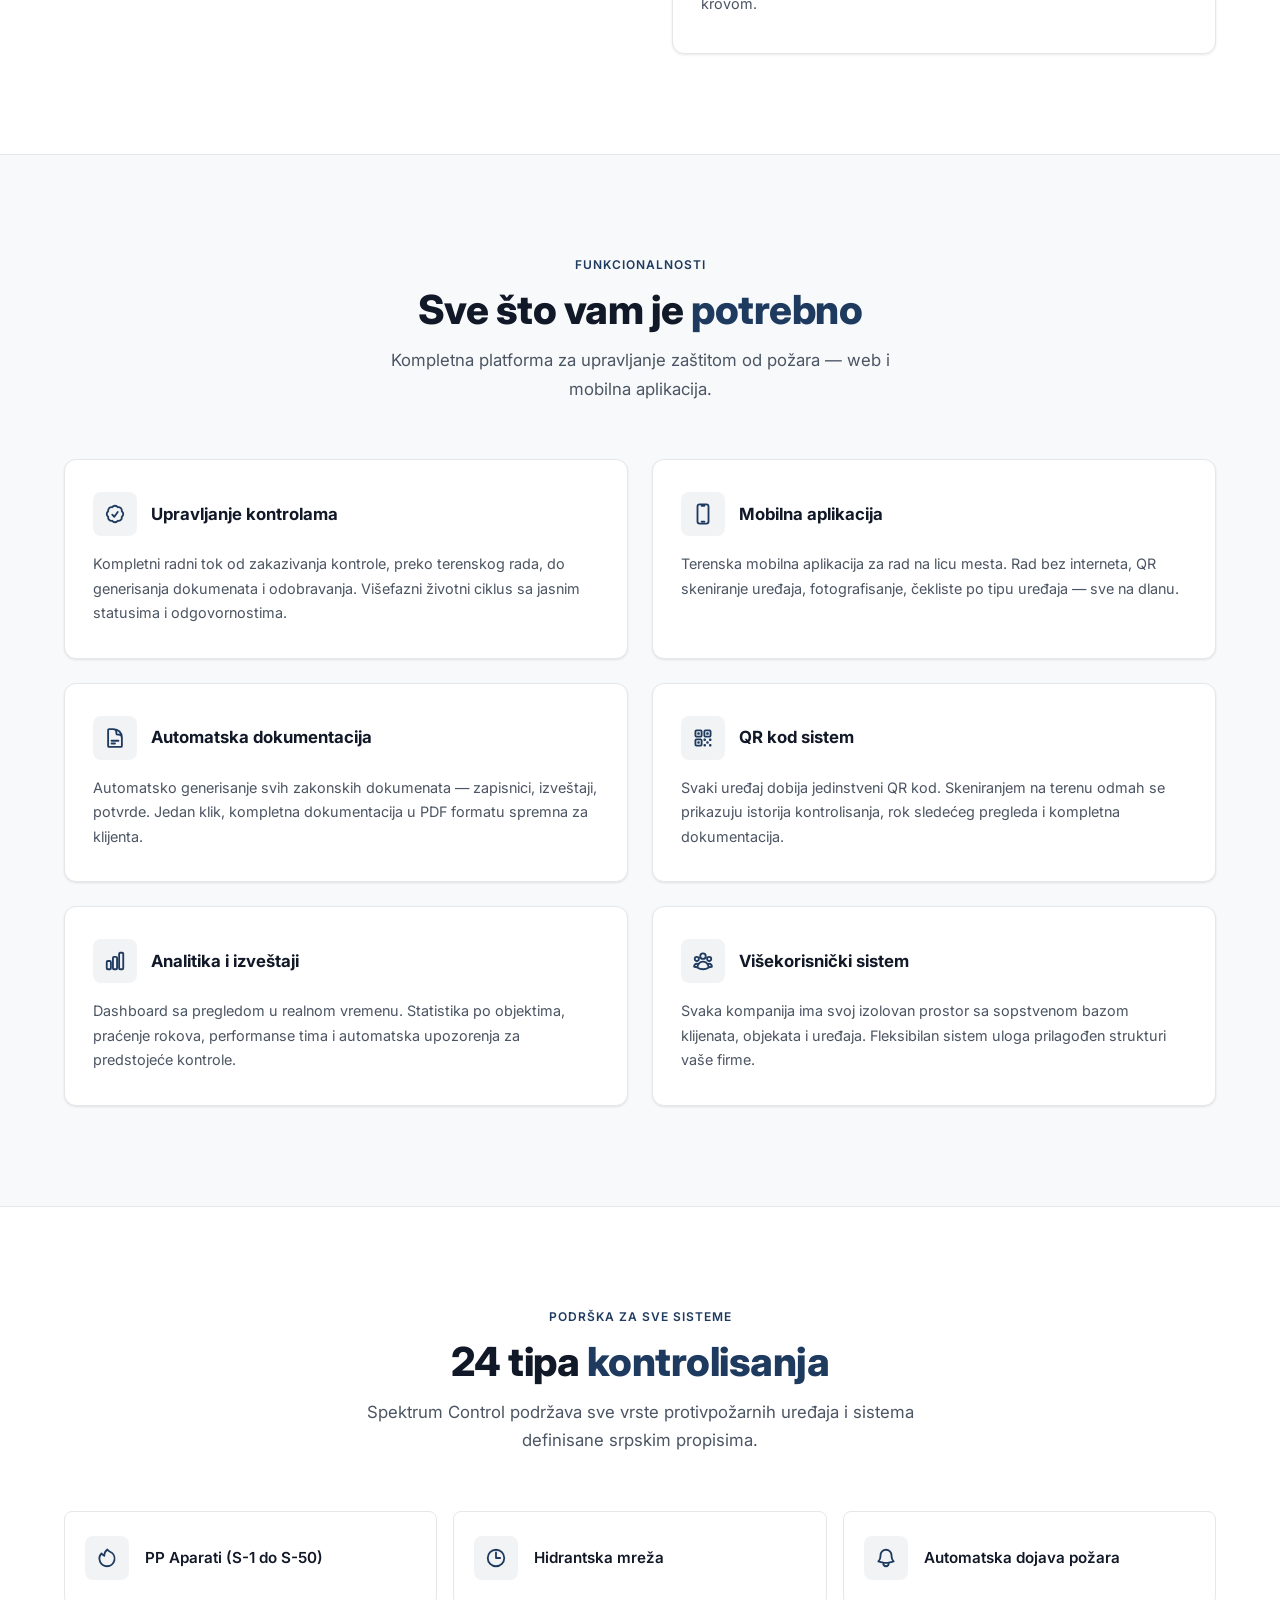
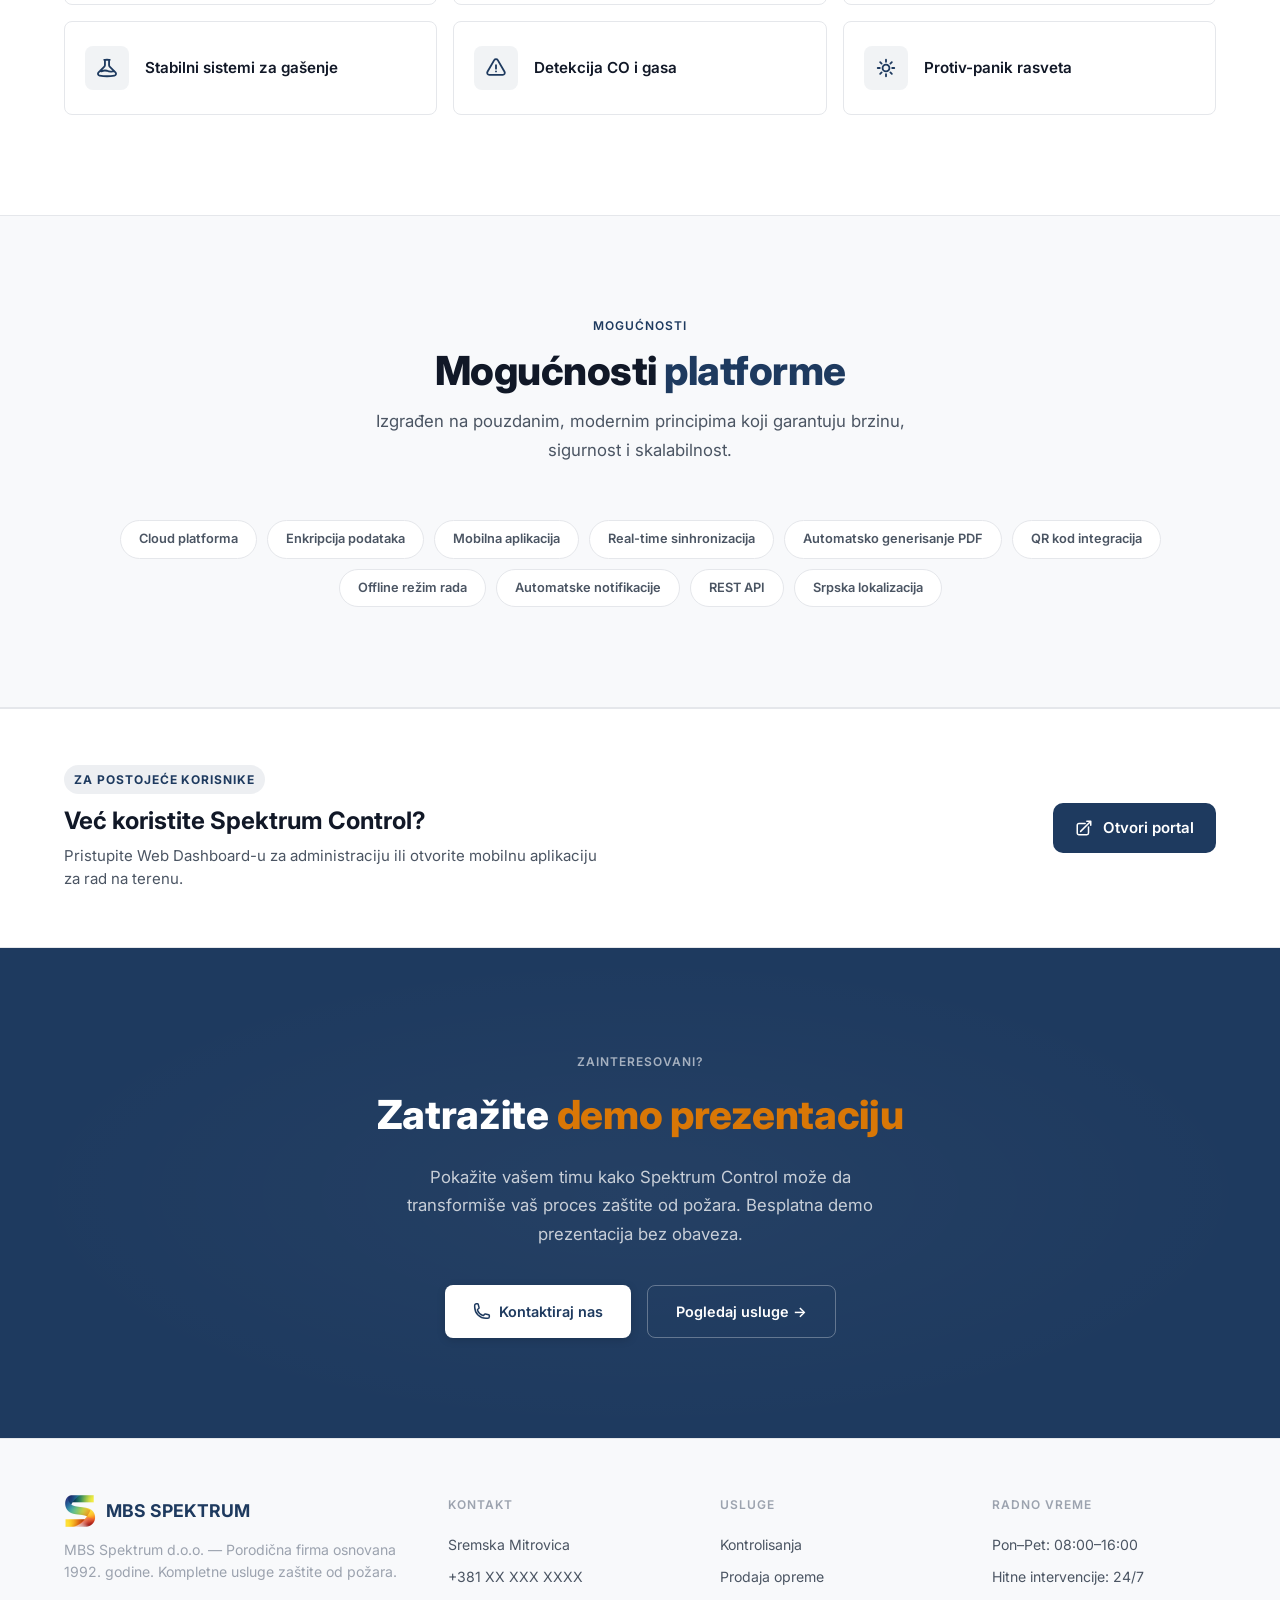
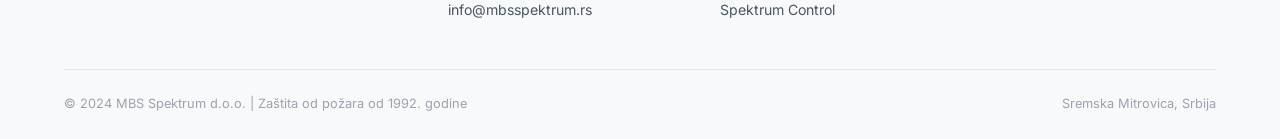
<file: spektrum-control.html>
<!DOCTYPE html>
<html lang="sr">
<head>
  <meta charset="UTF-8">
  <meta name="viewport" content="width=device-width, initial-scale=1.0">
  <title>Spektrum Control — Softver za zaštitu od požara | MBS Spektrum</title>
  <meta name="description" content="Spektrum Control — inovativan softver za upravljanje kontrolisanjima i zaštitom od požara. Razvijen od strane MBS Spektrum d.o.o.">
  <link rel="stylesheet" href="style.css">
  <link rel="icon" href="assets/logo.png" type="image/png">
</head>
<body>

<nav class="nav">
  <div class="nav__inner">
    <a href="index.html" class="nav__logo"><img src="assets/logo.png" alt="MBS Spektrum"><div><div>MBS SPEKTRUM</div><div class="nav__logo-sub">Zaštita od požara od 1992.</div></div></a>
    <div class="nav__links">
      <a href="index.html" class="nav__link">Početna</a>
      <a href="usluge.html" class="nav__link">Usluge</a>
      <a href="projekti.html" class="nav__link">Projekti</a>
      <a href="spektrum-control.html" class="nav__link nav__link--active">Spektrum Control</a>
      <a href="o-nama.html" class="nav__link">O nama</a>
      <a href="kontakt.html" class="nav__link">Kontakt</a>
    </div>
    <div class="nav__right">
      <button class="theme-toggle" onclick="toggleTheme()" aria-label="Promeni temu">
        <svg class="icon-moon" xmlns="http://www.w3.org/2000/svg" fill="none" viewBox="0 0 24 24" stroke="currentColor" stroke-width="2"><path stroke-linecap="round" stroke-linejoin="round" d="M21.752 15.002A9.718 9.718 0 0118 15.75c-5.385 0-9.75-4.365-9.75-9.75 0-1.33.266-2.597.748-3.752A9.753 9.753 0 003 11.25C3 16.635 7.365 21 12.75 21a9.753 9.753 0 009.002-5.998z"/></svg>
        <svg class="icon-sun" xmlns="http://www.w3.org/2000/svg" fill="none" viewBox="0 0 24 24" stroke="currentColor" stroke-width="2"><path stroke-linecap="round" stroke-linejoin="round" d="M12 3v2.25m6.364.386l-1.591 1.591M21 12h-2.25m-.386 6.364l-1.591-1.591M12 18.75V21m-4.773-4.227l-1.591 1.591M5.25 12H3m4.227-4.773L5.636 5.636M15.75 12a3.75 3.75 0 11-7.5 0 3.75 3.75 0 017.5 0z"/></svg>
      </button>
      <a href="tel:+381XXXXXXX" class="nav__cta"><svg xmlns="http://www.w3.org/2000/svg" fill="none" viewBox="0 0 24 24" stroke="currentColor" stroke-width="2"><path stroke-linecap="round" stroke-linejoin="round" d="M2.25 6.75c0 8.284 6.716 15 15 15h2.25a2.25 2.25 0 002.25-2.25v-1.372c0-.516-.351-.966-.852-1.091l-4.423-1.106c-.44-.11-.902.055-1.173.417l-.97 1.293c-.282.376-.769.542-1.21.38a12.035 12.035 0 01-7.143-7.143c-.162-.441.004-.928.38-1.21l1.293-.97c.363-.271.527-.734.417-1.173L6.963 3.102a1.125 1.125 0 00-1.091-.852H4.5A2.25 2.25 0 002.25 4.5v2.25z"/></svg>Pozovi odmah</a>
      <button class="nav__toggle" onclick="document.querySelector('.nav__links').classList.toggle('open')" aria-label="Meni"><span></span><span></span><span></span></button>
    </div>
  </div>
</nav>

<!-- Product Hero -->
<section class="product-hero">
  <div class="container product-hero__inner">
    <div>
      <div class="product-hero__badge">Sopstveni softver</div>
      <h1 class="product-hero__title">Spektrum <span>Control</span></h1>
      <p class="product-hero__desc">Inovativna platforma za kompletno upravljanje zaštitom od požara. Razvijen u potpunosti od strane MBS Spektrum — od ideje, preko dizajna, do realizacije.</p>
      <div class="hero__actions">
        <a href="kontakt.html" class="btn btn--primary">
          <svg xmlns="http://www.w3.org/2000/svg" fill="none" viewBox="0 0 24 24" stroke="currentColor" stroke-width="2"><path stroke-linecap="round" stroke-linejoin="round" d="M5.25 5.653c0-.856.917-1.398 1.667-.986l11.54 6.348a1.125 1.125 0 010 1.971l-11.54 6.347a1.125 1.125 0 01-1.667-.985V5.653z"/></svg>
          Zatražite demo
        </a>
        <a href="#funkcionalnosti" class="btn btn--outline">Saznajte više &darr;</a>
      </div>
    </div>
    <div>
      <!-- App mockup -->
      <div class="app-mockup">
        <div class="app-mockup__bar">
          <div class="app-mockup__dot app-mockup__dot--red"></div>
          <div class="app-mockup__dot app-mockup__dot--yellow"></div>
          <div class="app-mockup__dot app-mockup__dot--green"></div>
          <div class="app-mockup__url">app.spektrum-control.rs</div>
        </div>
        <div class="app-mockup__body">
          <div class="app-mockup__nav">
            <div class="app-mockup__nav-item app-mockup__nav-item--active">Dashboard</div>
            <div class="app-mockup__nav-item">Kontrole</div>
            <div class="app-mockup__nav-item">Uređaji</div>
            <div class="app-mockup__nav-item">Dokumenta</div>
          </div>
          <div class="app-mockup__grid">
            <div class="app-mockup__card">
              <div class="app-mockup__card-label">Aktivne kontrole</div>
              <div class="app-mockup__card-value">24</div>
            </div>
            <div class="app-mockup__card">
              <div class="app-mockup__card-label">Uređaji</div>
              <div class="app-mockup__card-value">19.217</div>
            </div>
            <div class="app-mockup__card">
              <div class="app-mockup__card-label">Usklađenost</div>
              <div class="app-mockup__card-value app-mockup__card-value--success">98.7%</div>
            </div>
          </div>
          <div class="app-mockup__status-bar">
            <div class="app-mockup__status">Sistem aktivan</div>
            <div class="app-mockup__version">v2.0</div>
          </div>
        </div>
      </div>
    </div>
  </div>
</section>

<!-- Stats -->
<div class="stats">
  <div class="stat"><div class="stat__number">19.000+</div><div class="stat__label">Praćenih uređaja</div></div>
  <div class="stat"><div class="stat__number">24</div><div class="stat__label">Tipa kontrolisanja</div></div>
  <div class="stat"><div class="stat__number">8</div><div class="stat__label">Vrsta dokumenata</div></div>
  <div class="stat"><div class="stat__number">100%</div><div class="stat__label">Srpski softver</div></div>
</div>

<!-- Zasto Spektrum Control -->
<section class="section">
  <div class="container">
    <div class="section__header section__header--center">
      <div class="section__tag">Zašto Spektrum Control?</div>
      <h2 class="section__title">Od papira do <span>digitalne kontrole</span></h2>
      <p class="section__subtitle">Decenijama iskustva u zaštiti od požara pretočena u softversko rešenje koje automatizuje i unapređuje svaki aspekt posla.</p>
    </div>
    <div class="story-grid">
      <div>
        <p class="story__text">MBS Spektrum nije samo kompanija za zaštitu od požara — mi smo <strong>inovativna firma koja ulaže u razvoj sopstvenih softverskih rešenja</strong>.</p>
        <p class="story__text">Spektrum Control je nastao iz naše svakodnevne prakse. Posle 30+ godina rada na terenu, znali smo tačno šta nedostaje industriji — <strong>jedno mesto za upravljanje svim aspektima zaštite od požara</strong>.</p>
        <p class="story__text">Od praćenja hiljade uređaja, preko generisanja zakonske dokumentacije, do mobilnog rada na terenu — <strong>Spektrum Control pokriva ceo životni ciklus kontrole</strong>.</p>
        <p class="story__text">Ponosni smo što je ovaj softver u <strong>potpunom vlasništvu MBS Spektrum</strong> — dizajniran, razvijen i održavan od strane našeg tima. To znači brza prilagođavanja, lokalna podrška i razumevanje srpskih propisa iz prve ruke.</p>
      </div>
      <div>
        <div class="values-grid" style="grid-template-columns: 1fr;">
          <div class="value-card">
            <div class="value-card__number">01</div>
            <h3 class="value-card__title">Razvijeno iz prakse</h3>
            <p class="value-card__desc">Softver koji su dizajnirali stručnjaci sa 30+ godina terenskog iskustva u zaštiti od požara.</p>
          </div>
          <div class="value-card">
            <div class="value-card__number">02</div>
            <h3 class="value-card__title">Potpuno srpski proizvod</h3>
            <p class="value-card__desc">Prilagođen srpskim propisima, standardima i poslovnoj praksi. Bez kompromisa u prevodu.</p>
          </div>
          <div class="value-card">
            <div class="value-card__number">03</div>
            <h3 class="value-card__title">U vlasništvu MBS Spektrum</h3>
            <p class="value-card__desc">Bez spoljnih zavisnosti. Razvoj, održavanje i podrška — sve pod jednim krovom.</p>
          </div>
        </div>
      </div>
    </div>
  </div>
</section>

<!-- Funkcionalnosti -->
<section class="section section--alt" id="funkcionalnosti">
  <div class="container">
    <div class="section__header section__header--center">
      <div class="section__tag">Funkcionalnosti</div>
      <h2 class="section__title">Sve što vam je <span>potrebno</span></h2>
      <p class="section__subtitle">Kompletna platforma za upravljanje zaštitom od požara — web i mobilna aplikacija.</p>
    </div>
    <div class="features-grid">
      <div class="feature-card">
        <div class="feature-card__header">
          <div class="feature-card__icon">
            <svg xmlns="http://www.w3.org/2000/svg" fill="none" viewBox="0 0 24 24" stroke="currentColor" stroke-width="2"><path stroke-linecap="round" stroke-linejoin="round" d="M9 12.75L11.25 15 15 9.75M21 12c0 1.268-.63 2.39-1.593 3.068a3.745 3.745 0 01-1.043 3.296 3.745 3.745 0 01-3.296 1.043A3.745 3.745 0 0112 21c-1.268 0-2.39-.63-3.068-1.593a3.746 3.746 0 01-3.296-1.043 3.745 3.745 0 01-1.043-3.296A3.745 3.745 0 013 12c0-1.268.63-2.39 1.593-3.068a3.745 3.745 0 011.043-3.296 3.746 3.746 0 013.296-1.043A3.746 3.746 0 0112 3c1.268 0 2.39.63 3.068 1.593a3.746 3.746 0 013.296 1.043 3.746 3.746 0 011.043 3.296A3.745 3.745 0 0121 12z"/></svg>
          </div>
          <h3 class="feature-card__title">Upravljanje kontrolama</h3>
        </div>
        <p class="feature-card__desc">Kompletni radni tok od zakazivanja kontrole, preko terenskog rada, do generisanja dokumenata i odobravanja. Višefazni životni ciklus sa jasnim statusima i odgovornostima.</p>
      </div>
      <div class="feature-card">
        <div class="feature-card__header">
          <div class="feature-card__icon">
            <svg xmlns="http://www.w3.org/2000/svg" fill="none" viewBox="0 0 24 24" stroke="currentColor" stroke-width="2"><path stroke-linecap="round" stroke-linejoin="round" d="M10.5 1.5H8.25A2.25 2.25 0 006 3.75v16.5a2.25 2.25 0 002.25 2.25h7.5A2.25 2.25 0 0018 20.25V3.75a2.25 2.25 0 00-2.25-2.25H13.5m-3 0V3h3V1.5m-3 0h3m-3 18.75h3"/></svg>
          </div>
          <h3 class="feature-card__title">Mobilna aplikacija</h3>
        </div>
        <p class="feature-card__desc">Terenska mobilna aplikacija za rad na licu mesta. Rad bez interneta, QR skeniranje uređaja, fotografisanje, čekliste po tipu uređaja — sve na dlanu.</p>
      </div>
      <div class="feature-card">
        <div class="feature-card__header">
          <div class="feature-card__icon">
            <svg xmlns="http://www.w3.org/2000/svg" fill="none" viewBox="0 0 24 24" stroke="currentColor" stroke-width="2"><path stroke-linecap="round" stroke-linejoin="round" d="M19.5 14.25v-2.625a3.375 3.375 0 00-3.375-3.375h-1.5A1.125 1.125 0 0113.5 7.125v-1.5a3.375 3.375 0 00-3.375-3.375H8.25m0 12.75h7.5m-7.5 3H12M10.5 2.25H5.625c-.621 0-1.125.504-1.125 1.125v17.25c0 .621.504 1.125 1.125 1.125h12.75c.621 0 1.125-.504 1.125-1.125V11.25a9 9 0 00-9-9z"/></svg>
          </div>
          <h3 class="feature-card__title">Automatska dokumentacija</h3>
        </div>
        <p class="feature-card__desc">Automatsko generisanje svih zakonskih dokumenata — zapisnici, izveštaji, potvrde. Jedan klik, kompletna dokumentacija u PDF formatu spremna za klijenta.</p>
      </div>
      <div class="feature-card">
        <div class="feature-card__header">
          <div class="feature-card__icon">
            <svg xmlns="http://www.w3.org/2000/svg" fill="none" viewBox="0 0 24 24" stroke="currentColor" stroke-width="2"><path stroke-linecap="round" stroke-linejoin="round" d="M3.75 4.875c0-.621.504-1.125 1.125-1.125h4.5c.621 0 1.125.504 1.125 1.125v4.5c0 .621-.504 1.125-1.125 1.125h-4.5A1.125 1.125 0 013.75 9.375v-4.5zM3.75 14.625c0-.621.504-1.125 1.125-1.125h4.5c.621 0 1.125.504 1.125 1.125v4.5c0 .621-.504 1.125-1.125 1.125h-4.5a1.125 1.125 0 01-1.125-1.125v-4.5zM13.5 4.875c0-.621.504-1.125 1.125-1.125h4.5c.621 0 1.125.504 1.125 1.125v4.5c0 .621-.504 1.125-1.125 1.125h-4.5A1.125 1.125 0 0113.5 9.375v-4.5z"/><path stroke-linecap="round" stroke-linejoin="round" d="M6.75 6.75h.75v.75h-.75v-.75zM6.75 16.5h.75v.75h-.75v-.75zM16.5 6.75h.75v.75h-.75v-.75zM13.5 13.5h.75v.75h-.75v-.75zM13.5 19.5h.75v.75h-.75v-.75zM19.5 13.5h.75v.75h-.75v-.75zM19.5 19.5h.75v.75h-.75v-.75zM16.5 16.5h.75v.75h-.75v-.75z"/></svg>
          </div>
          <h3 class="feature-card__title">QR kod sistem</h3>
        </div>
        <p class="feature-card__desc">Svaki uređaj dobija jedinstveni QR kod. Skeniranjem na terenu odmah se prikazuju istorija kontrolisanja, rok sledećeg pregleda i kompletna dokumentacija.</p>
      </div>
      <div class="feature-card">
        <div class="feature-card__header">
          <div class="feature-card__icon">
            <svg xmlns="http://www.w3.org/2000/svg" fill="none" viewBox="0 0 24 24" stroke="currentColor" stroke-width="2"><path stroke-linecap="round" stroke-linejoin="round" d="M3 13.125C3 12.504 3.504 12 4.125 12h2.25c.621 0 1.125.504 1.125 1.125v6.75C7.5 20.496 6.996 21 6.375 21h-2.25A1.125 1.125 0 013 19.875v-6.75zM9.75 8.625c0-.621.504-1.125 1.125-1.125h2.25c.621 0 1.125.504 1.125 1.125v11.25c0 .621-.504 1.125-1.125 1.125h-2.25a1.125 1.125 0 01-1.125-1.125V8.625zM16.5 4.125c0-.621.504-1.125 1.125-1.125h2.25C20.496 3 21 3.504 21 4.125v15.75c0 .621-.504 1.125-1.125 1.125h-2.25a1.125 1.125 0 01-1.125-1.125V4.125z"/></svg>
          </div>
          <h3 class="feature-card__title">Analitika i izveštaji</h3>
        </div>
        <p class="feature-card__desc">Dashboard sa pregledom u realnom vremenu. Statistika po objektima, praćenje rokova, performanse tima i automatska upozorenja za predstojeće kontrole.</p>
      </div>
      <div class="feature-card">
        <div class="feature-card__header">
          <div class="feature-card__icon">
            <svg xmlns="http://www.w3.org/2000/svg" fill="none" viewBox="0 0 24 24" stroke="currentColor" stroke-width="2"><path stroke-linecap="round" stroke-linejoin="round" d="M18 18.72a9.094 9.094 0 003.741-.479 3 3 0 00-4.682-2.72m.94 3.198l.001.031c0 .225-.012.447-.037.666A11.944 11.944 0 0112 21c-2.17 0-4.207-.576-5.963-1.584A6.062 6.062 0 016 18.719m12 0a5.971 5.971 0 00-.941-3.197m0 0A5.995 5.995 0 0012 12.75a5.995 5.995 0 00-5.058 2.772m0 0a3 3 0 00-4.681 2.72 8.986 8.986 0 003.74.477m.94-3.197a5.971 5.971 0 00-.94 3.197M15 6.75a3 3 0 11-6 0 3 3 0 016 0zm6 3a2.25 2.25 0 11-4.5 0 2.25 2.25 0 014.5 0zm-13.5 0a2.25 2.25 0 11-4.5 0 2.25 2.25 0 014.5 0z"/></svg>
          </div>
          <h3 class="feature-card__title">Višekorisnički sistem</h3>
        </div>
        <p class="feature-card__desc">Svaka kompanija ima svoj izolovan prostor sa sopstvenom bazom klijenata, objekata i uređaja. Fleksibilan sistem uloga prilagođen strukturi vaše firme.</p>
      </div>
    </div>
  </div>
</section>

<!-- Tipovi uređaja -->
<section class="section">
  <div class="container">
    <div class="section__header section__header--center">
      <div class="section__tag">Podrška za sve sisteme</div>
      <h2 class="section__title">24 tipa <span>kontrolisanja</span></h2>
      <p class="section__subtitle">Spektrum Control podržava sve vrste protivpožarnih uređaja i sistema definisane srpskim propisima.</p>
    </div>
    <div class="industries">
      <div class="industry"><div class="industry__icon"><svg xmlns="http://www.w3.org/2000/svg" fill="none" viewBox="0 0 24 24" stroke="currentColor" stroke-width="2"><path stroke-linecap="round" stroke-linejoin="round" d="M15.362 5.214A8.252 8.252 0 0112 21 8.25 8.25 0 016.038 7.048 8.287 8.287 0 009 9.6a8.983 8.983 0 013.361-6.867 8.21 8.21 0 003 2.48z"/></svg></div><div class="industry__name">PP Aparati (S-1 do S-50)</div></div>
      <div class="industry"><div class="industry__icon"><svg xmlns="http://www.w3.org/2000/svg" fill="none" viewBox="0 0 24 24" stroke="currentColor" stroke-width="2"><path stroke-linecap="round" stroke-linejoin="round" d="M12 6v6h4.5m4.5 0a9 9 0 11-18 0 9 9 0 0118 0z"/></svg></div><div class="industry__name">Hidrantska mreža</div></div>
      <div class="industry"><div class="industry__icon"><svg xmlns="http://www.w3.org/2000/svg" fill="none" viewBox="0 0 24 24" stroke="currentColor" stroke-width="2"><path stroke-linecap="round" stroke-linejoin="round" d="M14.857 17.082a23.848 23.848 0 005.454-1.31A8.967 8.967 0 0118 9.75v-.7V9A6 6 0 006 9v.75a8.967 8.967 0 01-2.312 6.022c1.733.64 3.56 1.085 5.455 1.31m5.714 0a24.255 24.255 0 01-5.714 0m5.714 0a3 3 0 11-5.714 0"/></svg></div><div class="industry__name">Automatska dojava požara</div></div>
      <div class="industry"><div class="industry__icon"><svg xmlns="http://www.w3.org/2000/svg" fill="none" viewBox="0 0 24 24" stroke="currentColor" stroke-width="2"><path stroke-linecap="round" stroke-linejoin="round" d="M9.75 3.104v5.714a2.25 2.25 0 01-.659 1.591L5 14.5M9.75 3.104c-.251.023-.501.05-.75.082m.75-.082a24.301 24.301 0 014.5 0m0 0v5.714c0 .597.237 1.17.659 1.591L19.8 15.3M14.25 3.104c.251.023.501.05.75.082M19.8 15.3l-1.57.393A9.065 9.065 0 0112 15a9.065 9.065 0 00-6.23.693L5 14.5m14.8.8l1.402 1.402c1.232 1.232.65 3.318-1.067 3.611A48.309 48.309 0 0112 21c-2.773 0-5.491-.235-8.135-.687-1.718-.293-2.3-2.379-1.067-3.61L5 14.5"/></svg></div><div class="industry__name">Stabilni sistemi za gašenje</div></div>
      <div class="industry"><div class="industry__icon"><svg xmlns="http://www.w3.org/2000/svg" fill="none" viewBox="0 0 24 24" stroke="currentColor" stroke-width="2"><path stroke-linecap="round" stroke-linejoin="round" d="M12 9v3.75m-9.303 3.376c-.866 1.5.217 3.374 1.948 3.374h14.71c1.73 0 2.813-1.874 1.948-3.374L13.949 3.378c-.866-1.5-3.032-1.5-3.898 0L2.697 16.126zM12 15.75h.007v.008H12v-.008z"/></svg></div><div class="industry__name">Detekcija CO i gasa</div></div>
      <div class="industry"><div class="industry__icon"><svg xmlns="http://www.w3.org/2000/svg" fill="none" viewBox="0 0 24 24" stroke="currentColor" stroke-width="2"><path stroke-linecap="round" stroke-linejoin="round" d="M12 3v2.25m6.364.386l-1.591 1.591M21 12h-2.25m-.386 6.364l-1.591-1.591M12 18.75V21m-4.773-4.227l-1.591 1.591M5.25 12H3m4.227-4.773L5.636 5.636M15.75 12a3.75 3.75 0 11-7.5 0 3.75 3.75 0 017.5 0z"/></svg></div><div class="industry__name">Protiv-panik rasveta</div></div>
    </div>
  </div>
</section>

<!-- Tehnologija -->
<section class="section section--alt">
  <div class="container">
    <div class="section__header section__header--center">
      <div class="section__tag">Mogućnosti</div>
      <h2 class="section__title">Mogućnosti <span>platforme</span></h2>
      <p class="section__subtitle">Izgrađen na pouzdanim, modernim principima koji garantuju brzinu, sigurnost i skalabilnost.</p>
    </div>
    <div class="tech-stack">
      <span class="tech-badge">Cloud platforma</span>
      <span class="tech-badge">Enkripcija podataka</span>
      <span class="tech-badge">Mobilna aplikacija</span>
      <span class="tech-badge">Real-time sinhronizacija</span>
      <span class="tech-badge">Automatsko generisanje PDF</span>
      <span class="tech-badge">QR kod integracija</span>
      <span class="tech-badge">Offline režim rada</span>
      <span class="tech-badge">Automatske notifikacije</span>
      <span class="tech-badge">REST API</span>
      <span class="tech-badge">Srpska lokalizacija</span>
    </div>
  </div>
</section>

<!-- Portal access (for existing users — secondary funnel, separated from demo CTA) -->
<section class="portal-access">
  <div class="container portal-access__inner">
    <div class="portal-access__text">
      <div class="portal-access__eyebrow">Za postojeće korisnike</div>
      <h2 class="portal-access__title">Već koristite Spektrum Control?</h2>
      <p class="portal-access__desc">Pristupite Web Dashboard-u za administraciju ili otvorite mobilnu aplikaciju za rad na terenu.</p>
    </div>
    <a href="https://mbs-spektrum.github.io/spektrum-control-portal/" class="portal-access__btn" rel="noopener">
      <svg xmlns="http://www.w3.org/2000/svg" fill="none" viewBox="0 0 24 24" stroke="currentColor" stroke-width="2" aria-hidden="true"><path stroke-linecap="round" stroke-linejoin="round" d="M13.5 6H5.25A2.25 2.25 0 003 8.25v10.5A2.25 2.25 0 005.25 21h10.5A2.25 2.25 0 0018 18.75V10.5m-10.5 6L21 3m0 0h-5.25M21 3v5.25"/></svg>
      <span>Otvori portal</span>
    </a>
  </div>
</section>

<!-- CTA -->
<section class="cta">
  <div class="container">
    <div class="section__tag">Zainteresovani?</div>
    <h2 class="cta__title">Zatražite <span>demo prezentaciju</span></h2>
    <p class="cta__desc">Pokažite vašem timu kako Spektrum Control može da transformiše vaš proces zaštite od požara. Besplatna demo prezentacija bez obaveza.</p>
    <div class="cta__actions">
      <a href="kontakt.html" class="btn btn--primary">
        <svg xmlns="http://www.w3.org/2000/svg" fill="none" viewBox="0 0 24 24" stroke="currentColor" stroke-width="2"><path stroke-linecap="round" stroke-linejoin="round" d="M2.25 6.75c0 8.284 6.716 15 15 15h2.25a2.25 2.25 0 002.25-2.25v-1.372c0-.516-.351-.966-.852-1.091l-4.423-1.106c-.44-.11-.902.055-1.173.417l-.97 1.293c-.282.376-.769.542-1.21.38a12.035 12.035 0 01-7.143-7.143c-.162-.441.004-.928.38-1.21l1.293-.97c.363-.271.527-.734.417-1.173L6.963 3.102a1.125 1.125 0 00-1.091-.852H4.5A2.25 2.25 0 002.25 4.5v2.25z"/></svg>
        Kontaktiraj nas
      </a>
      <a href="usluge.html" class="btn btn--outline">Pogledaj usluge &rarr;</a>
    </div>
  </div>
</section>

<footer class="footer">
  <div class="container">
    <div class="footer__inner">
      <div><div class="footer__brand-name"><img src="assets/logo.png" alt=""> MBS SPEKTRUM</div><p class="footer__brand-desc">MBS Spektrum d.o.o. — Porodična firma osnovana 1992. godine. Kompletne usluge zaštite od požara.</p></div>
      <div><div class="footer__col-title">Kontakt</div><div class="footer__links"><span class="footer__link">Sremska Mitrovica</span><a href="tel:+381XXXXXXX" class="footer__link">+381 XX XXX XXXX</a><a href="mailto:info@mbsspektrum.rs" class="footer__link">info@mbsspektrum.rs</a></div></div>
      <div><div class="footer__col-title">Usluge</div><div class="footer__links"><a href="usluge.html" class="footer__link">Kontrolisanja</a><a href="usluge.html" class="footer__link">Prodaja opreme</a><a href="spektrum-control.html" class="footer__link">Spektrum Control</a></div></div>
      <div><div class="footer__col-title">Radno vreme</div><div class="footer__links"><span class="footer__link">Pon–Pet: 08:00–16:00</span><span class="footer__link">Hitne intervencije: 24/7</span></div></div>
    </div>
    <div class="footer__bottom"><span>&copy; 2024 MBS Spektrum d.o.o. | Zaštita od požara od 1992. godine</span><span>Sremska Mitrovica, Srbija</span></div>
  </div>
</footer>

<script>
function toggleTheme(){const h=document.documentElement;const n=h.getAttribute('data-theme')==='dark'?'light':'dark';h.setAttribute('data-theme',n);localStorage.setItem('mbs-theme',n)}
(function(){if(localStorage.getItem('mbs-theme')==='dark')document.documentElement.setAttribute('data-theme','dark')})();
</script>
</body>
</html>
</file>
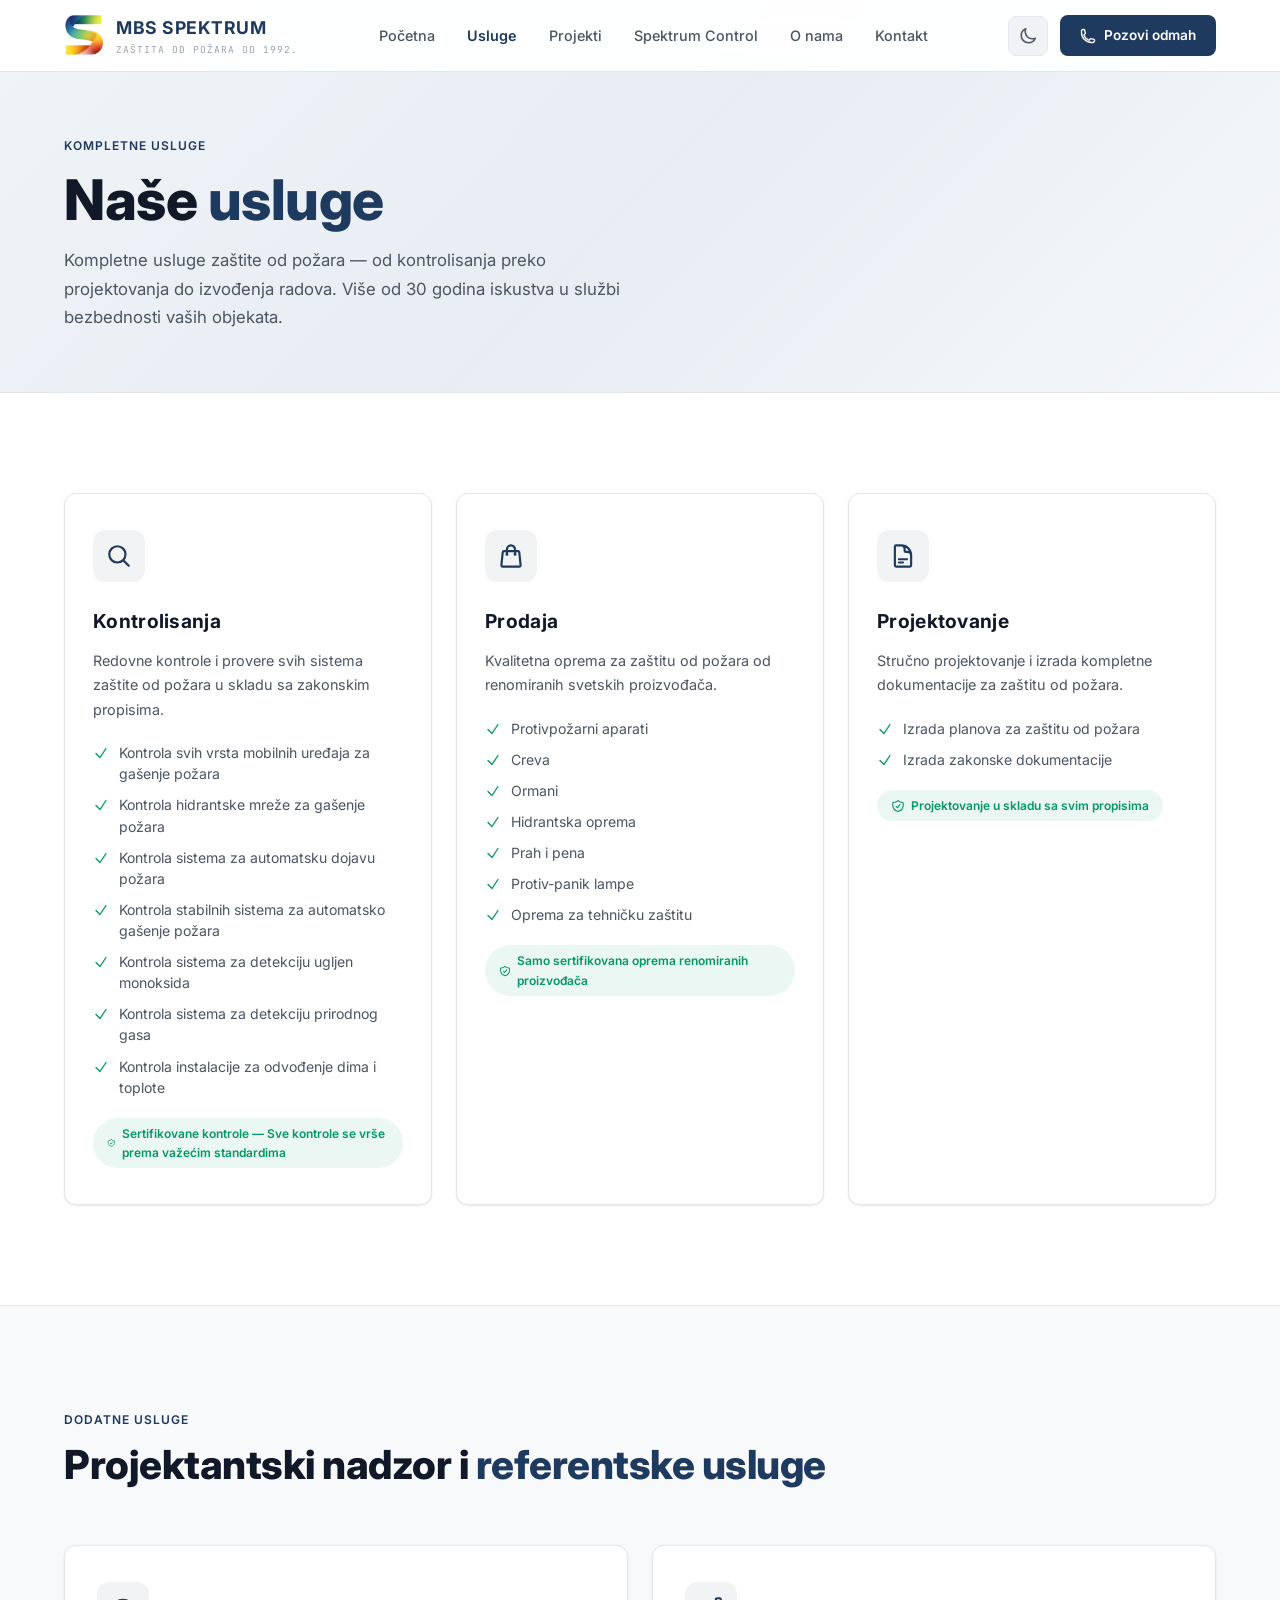
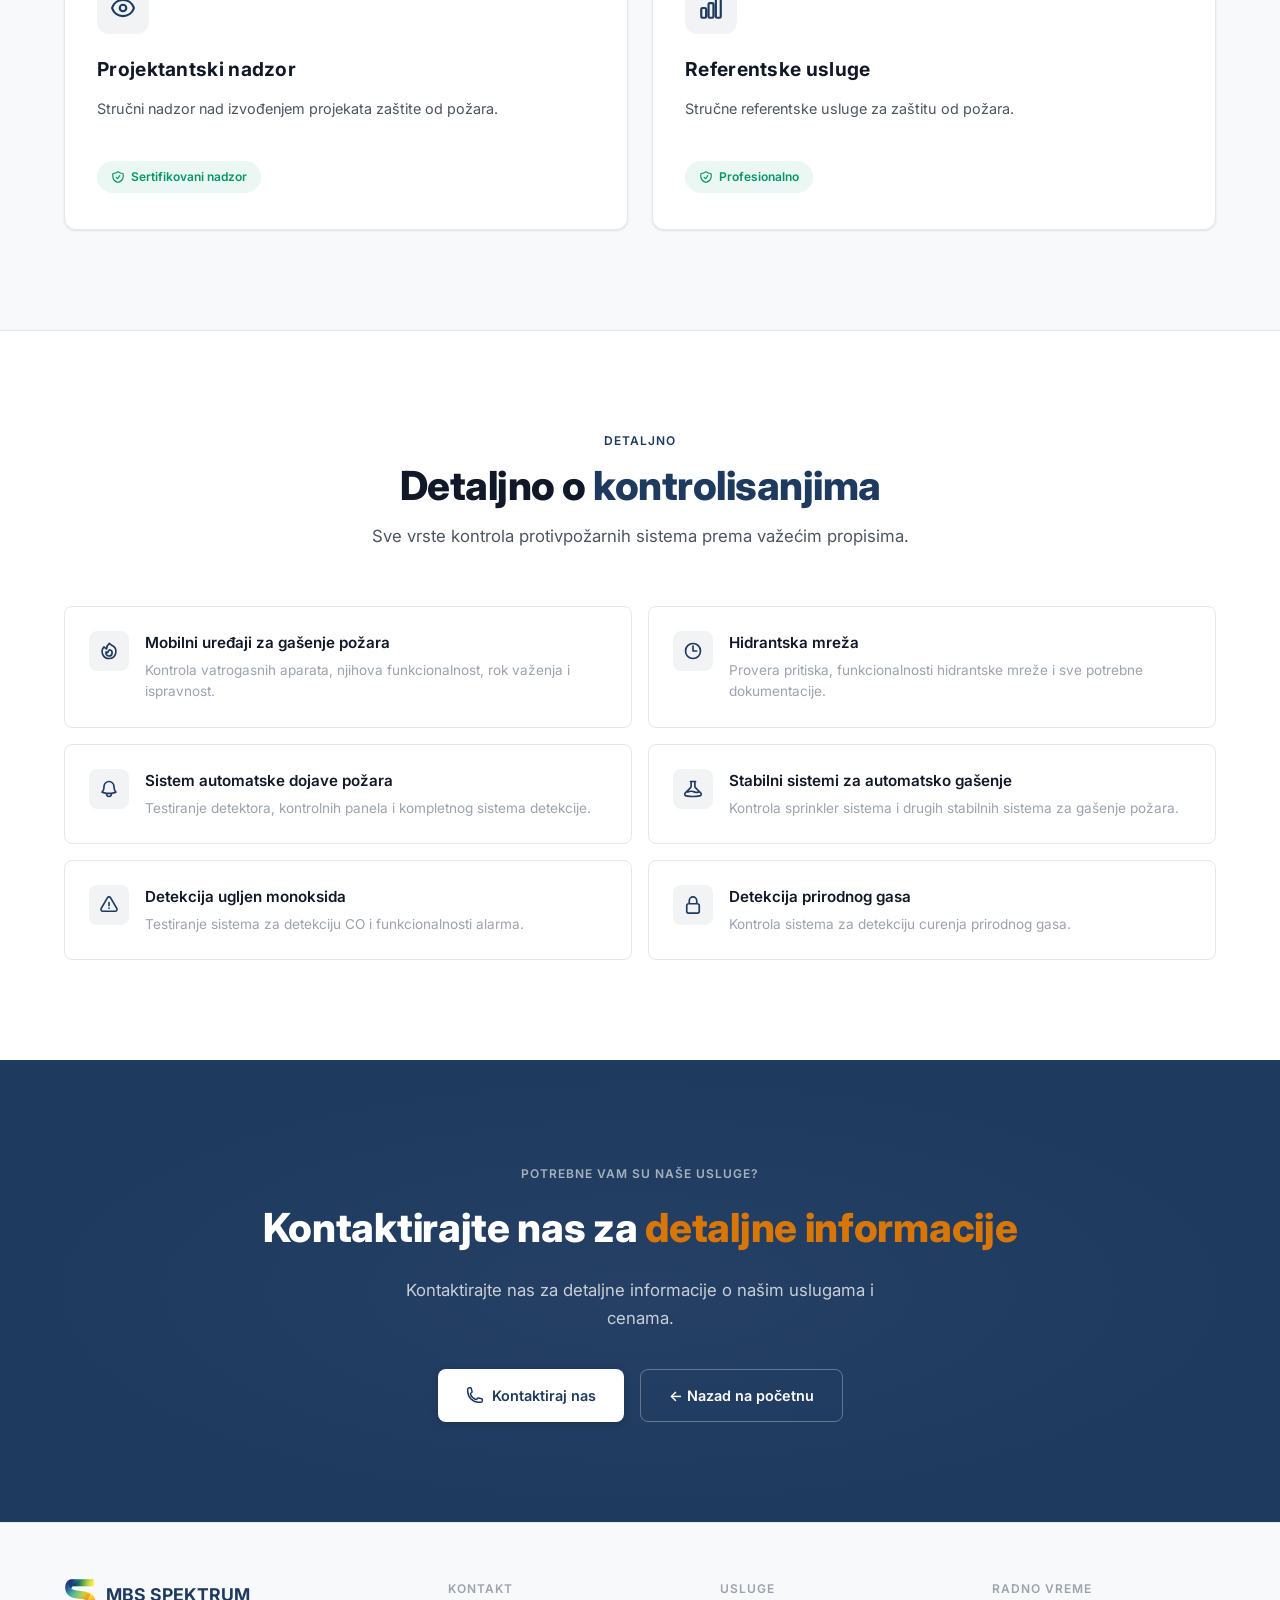
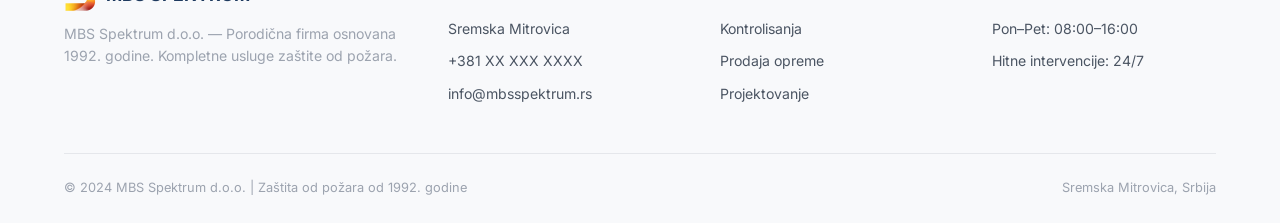
<file: usluge.html>
<!DOCTYPE html>
<html lang="sr">
<head>
  <meta charset="UTF-8">
  <meta name="viewport" content="width=device-width, initial-scale=1.0">
  <title>Naše usluge — MBS Spektrum</title>
  <link rel="stylesheet" href="style.css">
  <link rel="icon" href="assets/logo.png" type="image/png">
</head>
<body>

<nav class="nav">
  <div class="nav__inner">
    <a href="index.html" class="nav__logo">
      <img src="assets/logo.png" alt="MBS Spektrum">
      <div><div>MBS SPEKTRUM</div><div class="nav__logo-sub">Zaštita od požara od 1992.</div></div>
    </a>
    <div class="nav__links">
      <a href="index.html" class="nav__link">Početna</a>
      <a href="usluge.html" class="nav__link nav__link--active">Usluge</a>
      <a href="projekti.html" class="nav__link">Projekti</a>
      <a href="spektrum-control.html" class="nav__link">Spektrum Control</a>
      <a href="o-nama.html" class="nav__link">O nama</a>
      <a href="kontakt.html" class="nav__link">Kontakt</a>
    </div>
    <div class="nav__right">
      <button class="theme-toggle" onclick="toggleTheme()" aria-label="Promeni temu">
        <svg class="icon-moon" xmlns="http://www.w3.org/2000/svg" fill="none" viewBox="0 0 24 24" stroke="currentColor" stroke-width="2"><path stroke-linecap="round" stroke-linejoin="round" d="M21.752 15.002A9.718 9.718 0 0118 15.75c-5.385 0-9.75-4.365-9.75-9.75 0-1.33.266-2.597.748-3.752A9.753 9.753 0 003 11.25C3 16.635 7.365 21 12.75 21a9.753 9.753 0 009.002-5.998z"/></svg>
        <svg class="icon-sun" xmlns="http://www.w3.org/2000/svg" fill="none" viewBox="0 0 24 24" stroke="currentColor" stroke-width="2"><path stroke-linecap="round" stroke-linejoin="round" d="M12 3v2.25m6.364.386l-1.591 1.591M21 12h-2.25m-.386 6.364l-1.591-1.591M12 18.75V21m-4.773-4.227l-1.591 1.591M5.25 12H3m4.227-4.773L5.636 5.636M15.75 12a3.75 3.75 0 11-7.5 0 3.75 3.75 0 017.5 0z"/></svg>
      </button>
      <a href="tel:+381XXXXXXX" class="nav__cta">
        <svg xmlns="http://www.w3.org/2000/svg" fill="none" viewBox="0 0 24 24" stroke="currentColor" stroke-width="2"><path stroke-linecap="round" stroke-linejoin="round" d="M2.25 6.75c0 8.284 6.716 15 15 15h2.25a2.25 2.25 0 002.25-2.25v-1.372c0-.516-.351-.966-.852-1.091l-4.423-1.106c-.44-.11-.902.055-1.173.417l-.97 1.293c-.282.376-.769.542-1.21.38a12.035 12.035 0 01-7.143-7.143c-.162-.441.004-.928.38-1.21l1.293-.97c.363-.271.527-.734.417-1.173L6.963 3.102a1.125 1.125 0 00-1.091-.852H4.5A2.25 2.25 0 002.25 4.5v2.25z"/></svg>
        Pozovi odmah
      </a>
      <button class="nav__toggle" onclick="document.querySelector('.nav__links').classList.toggle('open')" aria-label="Meni"><span></span><span></span><span></span></button>
    </div>
  </div>
</nav>

<section class="page-hero">
  <div class="container">
    <div class="section__tag">Kompletne usluge</div>
    <h1 class="section__title" style="font-size:clamp(2.5rem,5vw,3.5rem);">Naše <span>usluge</span></h1>
    <p class="section__subtitle">Kompletne usluge zaštite od požara — od kontrolisanja preko projektovanja do izvođenja radova. Više od 30 godina iskustva u službi bezbednosti vaših objekata.</p>
  </div>
</section>

<!-- Main 3 services - same as index but with full descriptions from original -->
<section class="section">
  <div class="container">
    <div class="services-grid">
      <div class="service-card">
        <div class="service-card__icon"><svg xmlns="http://www.w3.org/2000/svg" fill="none" viewBox="0 0 24 24" stroke="currentColor" stroke-width="2"><path stroke-linecap="round" stroke-linejoin="round" d="M21 21l-5.197-5.197m0 0A7.5 7.5 0 105.196 5.196a7.5 7.5 0 0010.607 10.607z"/></svg></div>
        <h3 class="service-card__title">Kontrolisanja</h3>
        <p class="service-card__desc">Redovne kontrole i provere svih sistema zaštite od požara u skladu sa zakonskim propisima.</p>
        <ul class="service-card__list">
          <li><svg xmlns="http://www.w3.org/2000/svg" fill="none" viewBox="0 0 24 24" stroke="currentColor" stroke-width="2"><path stroke-linecap="round" stroke-linejoin="round" d="M4.5 12.75l6 6 9-13.5"/></svg>Kontrola svih vrsta mobilnih uređaja za gašenje požara</li>
          <li><svg xmlns="http://www.w3.org/2000/svg" fill="none" viewBox="0 0 24 24" stroke="currentColor" stroke-width="2"><path stroke-linecap="round" stroke-linejoin="round" d="M4.5 12.75l6 6 9-13.5"/></svg>Kontrola hidrantske mreže za gašenje požara</li>
          <li><svg xmlns="http://www.w3.org/2000/svg" fill="none" viewBox="0 0 24 24" stroke="currentColor" stroke-width="2"><path stroke-linecap="round" stroke-linejoin="round" d="M4.5 12.75l6 6 9-13.5"/></svg>Kontrola sistema za automatsku dojavu požara</li>
          <li><svg xmlns="http://www.w3.org/2000/svg" fill="none" viewBox="0 0 24 24" stroke="currentColor" stroke-width="2"><path stroke-linecap="round" stroke-linejoin="round" d="M4.5 12.75l6 6 9-13.5"/></svg>Kontrola stabilnih sistema za automatsko gašenje požara</li>
          <li><svg xmlns="http://www.w3.org/2000/svg" fill="none" viewBox="0 0 24 24" stroke="currentColor" stroke-width="2"><path stroke-linecap="round" stroke-linejoin="round" d="M4.5 12.75l6 6 9-13.5"/></svg>Kontrola sistema za detekciju ugljen monoksida</li>
          <li><svg xmlns="http://www.w3.org/2000/svg" fill="none" viewBox="0 0 24 24" stroke="currentColor" stroke-width="2"><path stroke-linecap="round" stroke-linejoin="round" d="M4.5 12.75l6 6 9-13.5"/></svg>Kontrola sistema za detekciju prirodnog gasa</li>
          <li><svg xmlns="http://www.w3.org/2000/svg" fill="none" viewBox="0 0 24 24" stroke="currentColor" stroke-width="2"><path stroke-linecap="round" stroke-linejoin="round" d="M4.5 12.75l6 6 9-13.5"/></svg>Kontrola instalacije za odvođenje dima i toplote</li>
        </ul>
        <div class="service-card__badge"><svg xmlns="http://www.w3.org/2000/svg" fill="none" viewBox="0 0 24 24" stroke="currentColor" stroke-width="2"><path stroke-linecap="round" stroke-linejoin="round" d="M9 12.75L11.25 15 15 9.75m-3-7.036A11.959 11.959 0 013.598 6 11.99 11.99 0 003 9.749c0 5.592 3.824 10.29 9 11.623 5.176-1.332 9-6.03 9-11.622 0-1.31-.21-2.571-.598-3.751h-.152c-3.196 0-6.1-1.248-8.25-3.285z"/></svg>Sertifikovane kontrole — Sve kontrole se vrše prema važećim standardima</div>
      </div>
      <div class="service-card">
        <div class="service-card__icon"><svg xmlns="http://www.w3.org/2000/svg" fill="none" viewBox="0 0 24 24" stroke="currentColor" stroke-width="2"><path stroke-linecap="round" stroke-linejoin="round" d="M15.75 10.5V6a3.75 3.75 0 10-7.5 0v4.5m11.356-1.993l1.263 12c.07.665-.45 1.243-1.119 1.243H4.25a1.125 1.125 0 01-1.12-1.243l1.264-12A1.125 1.125 0 015.513 7.5h12.974c.576 0 1.059.435 1.119 1.007zM8.625 10.5a.375.375 0 11-.75 0 .375.375 0 01.75 0zm7.5 0a.375.375 0 11-.75 0 .375.375 0 01.75 0z"/></svg></div>
        <h3 class="service-card__title">Prodaja</h3>
        <p class="service-card__desc">Kvalitetna oprema za zaštitu od požara od renomiranih svetskih proizvođača.</p>
        <ul class="service-card__list">
          <li><svg xmlns="http://www.w3.org/2000/svg" fill="none" viewBox="0 0 24 24" stroke="currentColor" stroke-width="2"><path stroke-linecap="round" stroke-linejoin="round" d="M4.5 12.75l6 6 9-13.5"/></svg>Protivpožarni aparati</li>
          <li><svg xmlns="http://www.w3.org/2000/svg" fill="none" viewBox="0 0 24 24" stroke="currentColor" stroke-width="2"><path stroke-linecap="round" stroke-linejoin="round" d="M4.5 12.75l6 6 9-13.5"/></svg>Creva</li>
          <li><svg xmlns="http://www.w3.org/2000/svg" fill="none" viewBox="0 0 24 24" stroke="currentColor" stroke-width="2"><path stroke-linecap="round" stroke-linejoin="round" d="M4.5 12.75l6 6 9-13.5"/></svg>Ormani</li>
          <li><svg xmlns="http://www.w3.org/2000/svg" fill="none" viewBox="0 0 24 24" stroke="currentColor" stroke-width="2"><path stroke-linecap="round" stroke-linejoin="round" d="M4.5 12.75l6 6 9-13.5"/></svg>Hidrantska oprema</li>
          <li><svg xmlns="http://www.w3.org/2000/svg" fill="none" viewBox="0 0 24 24" stroke="currentColor" stroke-width="2"><path stroke-linecap="round" stroke-linejoin="round" d="M4.5 12.75l6 6 9-13.5"/></svg>Prah i pena</li>
          <li><svg xmlns="http://www.w3.org/2000/svg" fill="none" viewBox="0 0 24 24" stroke="currentColor" stroke-width="2"><path stroke-linecap="round" stroke-linejoin="round" d="M4.5 12.75l6 6 9-13.5"/></svg>Protiv-panik lampe</li>
          <li><svg xmlns="http://www.w3.org/2000/svg" fill="none" viewBox="0 0 24 24" stroke="currentColor" stroke-width="2"><path stroke-linecap="round" stroke-linejoin="round" d="M4.5 12.75l6 6 9-13.5"/></svg>Oprema za tehničku zaštitu</li>
        </ul>
        <div class="service-card__badge"><svg xmlns="http://www.w3.org/2000/svg" fill="none" viewBox="0 0 24 24" stroke="currentColor" stroke-width="2"><path stroke-linecap="round" stroke-linejoin="round" d="M9 12.75L11.25 15 15 9.75m-3-7.036A11.959 11.959 0 013.598 6 11.99 11.99 0 003 9.749c0 5.592 3.824 10.29 9 11.623 5.176-1.332 9-6.03 9-11.622 0-1.31-.21-2.571-.598-3.751h-.152c-3.196 0-6.1-1.248-8.25-3.285z"/></svg>Samo sertifikovana oprema renomiranih proizvođača</div>
      </div>
      <div class="service-card">
        <div class="service-card__icon"><svg xmlns="http://www.w3.org/2000/svg" fill="none" viewBox="0 0 24 24" stroke="currentColor" stroke-width="2"><path stroke-linecap="round" stroke-linejoin="round" d="M19.5 14.25v-2.625a3.375 3.375 0 00-3.375-3.375h-1.5A1.125 1.125 0 0113.5 7.125v-1.5a3.375 3.375 0 00-3.375-3.375H8.25m0 12.75h7.5m-7.5 3H12M10.5 2.25H5.625c-.621 0-1.125.504-1.125 1.125v17.25c0 .621.504 1.125 1.125 1.125h12.75c.621 0 1.125-.504 1.125-1.125V11.25a9 9 0 00-9-9z"/></svg></div>
        <h3 class="service-card__title">Projektovanje</h3>
        <p class="service-card__desc">Stručno projektovanje i izrada kompletne dokumentacije za zaštitu od požara.</p>
        <ul class="service-card__list">
          <li><svg xmlns="http://www.w3.org/2000/svg" fill="none" viewBox="0 0 24 24" stroke="currentColor" stroke-width="2"><path stroke-linecap="round" stroke-linejoin="round" d="M4.5 12.75l6 6 9-13.5"/></svg>Izrada planova za zaštitu od požara</li>
          <li><svg xmlns="http://www.w3.org/2000/svg" fill="none" viewBox="0 0 24 24" stroke="currentColor" stroke-width="2"><path stroke-linecap="round" stroke-linejoin="round" d="M4.5 12.75l6 6 9-13.5"/></svg>Izrada zakonske dokumentacije</li>
        </ul>
        <div class="service-card__badge"><svg xmlns="http://www.w3.org/2000/svg" fill="none" viewBox="0 0 24 24" stroke="currentColor" stroke-width="2"><path stroke-linecap="round" stroke-linejoin="round" d="M9 12.75L11.25 15 15 9.75m-3-7.036A11.959 11.959 0 013.598 6 11.99 11.99 0 003 9.749c0 5.592 3.824 10.29 9 11.623 5.176-1.332 9-6.03 9-11.622 0-1.31-.21-2.571-.598-3.751h-.152c-3.196 0-6.1-1.248-8.25-3.285z"/></svg>Projektovanje u skladu sa svim propisima</div>
      </div>
    </div>
  </div>
</section>

<!-- Additional services -->
<section class="section section--alt">
  <div class="container">
    <div class="section__header">
      <div class="section__tag">Dodatne usluge</div>
      <h2 class="section__title">Projektantski nadzor i <span>referentske usluge</span></h2>
    </div>
    <div class="additional-grid">
      <div class="additional-card">
        <div class="service-card__icon" style="margin-bottom:20px;">
          <svg xmlns="http://www.w3.org/2000/svg" fill="none" viewBox="0 0 24 24" stroke="currentColor" stroke-width="2"><path stroke-linecap="round" stroke-linejoin="round" d="M2.036 12.322a1.012 1.012 0 010-.639C3.423 7.51 7.36 4.5 12 4.5c4.638 0 8.573 3.007 9.963 7.178.07.207.07.431 0 .639C20.577 16.49 16.64 19.5 12 19.5c-4.638 0-8.573-3.007-9.963-7.178z"/><path stroke-linecap="round" stroke-linejoin="round" d="M15 12a3 3 0 11-6 0 3 3 0 016 0z"/></svg>
        </div>
        <h3 class="service-card__title">Projektantski nadzor</h3>
        <p class="service-card__desc">Stručni nadzor nad izvođenjem projekata zaštite od požara.</p>
        <div class="service-card__badge"><svg xmlns="http://www.w3.org/2000/svg" fill="none" viewBox="0 0 24 24" stroke="currentColor" stroke-width="2"><path stroke-linecap="round" stroke-linejoin="round" d="M9 12.75L11.25 15 15 9.75m-3-7.036A11.959 11.959 0 013.598 6 11.99 11.99 0 003 9.749c0 5.592 3.824 10.29 9 11.623 5.176-1.332 9-6.03 9-11.622 0-1.31-.21-2.571-.598-3.751h-.152c-3.196 0-6.1-1.248-8.25-3.285z"/></svg>Sertifikovani nadzor</div>
      </div>
      <div class="additional-card">
        <div class="service-card__icon" style="margin-bottom:20px;">
          <svg xmlns="http://www.w3.org/2000/svg" fill="none" viewBox="0 0 24 24" stroke="currentColor" stroke-width="2"><path stroke-linecap="round" stroke-linejoin="round" d="M3 13.125C3 12.504 3.504 12 4.125 12h2.25c.621 0 1.125.504 1.125 1.125v6.75C7.5 20.496 6.996 21 6.375 21h-2.25A1.125 1.125 0 013 19.875v-6.75zM9.75 8.625c0-.621.504-1.125 1.125-1.125h2.25c.621 0 1.125.504 1.125 1.125v11.25c0 .621-.504 1.125-1.125 1.125h-2.25a1.125 1.125 0 01-1.125-1.125V8.625zM16.5 4.125c0-.621.504-1.125 1.125-1.125h2.25C20.496 3 21 3.504 21 4.125v15.75c0 .621-.504 1.125-1.125 1.125h-2.25a1.125 1.125 0 01-1.125-1.125V4.125z"/></svg>
        </div>
        <h3 class="service-card__title">Referentske usluge</h3>
        <p class="service-card__desc">Stručne referentske usluge za zaštitu od požara.</p>
        <div class="service-card__badge"><svg xmlns="http://www.w3.org/2000/svg" fill="none" viewBox="0 0 24 24" stroke="currentColor" stroke-width="2"><path stroke-linecap="round" stroke-linejoin="round" d="M9 12.75L11.25 15 15 9.75m-3-7.036A11.959 11.959 0 013.598 6 11.99 11.99 0 003 9.749c0 5.592 3.824 10.29 9 11.623 5.176-1.332 9-6.03 9-11.622 0-1.31-.21-2.571-.598-3.751h-.152c-3.196 0-6.1-1.248-8.25-3.285z"/></svg>Profesionalno</div>
      </div>
    </div>
  </div>
</section>

<!-- Detailed controls -->
<section class="section">
  <div class="container">
    <div class="section__header section__header--center">
      <div class="section__tag">Detaljno</div>
      <h2 class="section__title">Detaljno o <span>kontrolisanjima</span></h2>
      <p class="section__subtitle">Sve vrste kontrola protivpožarnih sistema prema važećim propisima.</p>
    </div>
    <div class="controls-grid">
      <div class="control-item">
        <div class="control-item__icon"><svg xmlns="http://www.w3.org/2000/svg" fill="none" viewBox="0 0 24 24" stroke="currentColor" stroke-width="2"><path stroke-linecap="round" stroke-linejoin="round" d="M15.362 5.214A8.252 8.252 0 0112 21 8.25 8.25 0 016.038 7.048 8.287 8.287 0 009 9.6a8.983 8.983 0 013.361-6.867 8.21 8.21 0 003 2.48z"/><path stroke-linecap="round" stroke-linejoin="round" d="M12 18a3.75 3.75 0 00.495-7.467 5.99 5.99 0 00-1.925 3.546 5.974 5.974 0 01-2.133-1A3.75 3.75 0 0012 18z"/></svg></div>
        <div><div class="control-item__title">Mobilni uređaji za gašenje požara</div><div class="control-item__desc">Kontrola vatrogasnih aparata, njihova funkcionalnost, rok važenja i ispravnost.</div></div>
      </div>
      <div class="control-item">
        <div class="control-item__icon"><svg xmlns="http://www.w3.org/2000/svg" fill="none" viewBox="0 0 24 24" stroke="currentColor" stroke-width="2"><path stroke-linecap="round" stroke-linejoin="round" d="M12 6v6h4.5m4.5 0a9 9 0 11-18 0 9 9 0 0118 0z"/></svg></div>
        <div><div class="control-item__title">Hidrantska mreža</div><div class="control-item__desc">Provera pritiska, funkcionalnosti hidrantske mreže i sve potrebne dokumentacije.</div></div>
      </div>
      <div class="control-item">
        <div class="control-item__icon"><svg xmlns="http://www.w3.org/2000/svg" fill="none" viewBox="0 0 24 24" stroke="currentColor" stroke-width="2"><path stroke-linecap="round" stroke-linejoin="round" d="M14.857 17.082a23.848 23.848 0 005.454-1.31A8.967 8.967 0 0118 9.75v-.7V9A6 6 0 006 9v.75a8.967 8.967 0 01-2.312 6.022c1.733.64 3.56 1.085 5.455 1.31m5.714 0a24.255 24.255 0 01-5.714 0m5.714 0a3 3 0 11-5.714 0"/></svg></div>
        <div><div class="control-item__title">Sistem automatske dojave požara</div><div class="control-item__desc">Testiranje detektora, kontrolnih panela i kompletnog sistema detekcije.</div></div>
      </div>
      <div class="control-item">
        <div class="control-item__icon"><svg xmlns="http://www.w3.org/2000/svg" fill="none" viewBox="0 0 24 24" stroke="currentColor" stroke-width="2"><path stroke-linecap="round" stroke-linejoin="round" d="M9.75 3.104v5.714a2.25 2.25 0 01-.659 1.591L5 14.5M9.75 3.104c-.251.023-.501.05-.75.082m.75-.082a24.301 24.301 0 014.5 0m0 0v5.714c0 .597.237 1.17.659 1.591L19.8 15.3M14.25 3.104c.251.023.501.05.75.082M19.8 15.3l-1.57.393A9.065 9.065 0 0112 15a9.065 9.065 0 00-6.23.693L5 14.5m14.8.8l1.402 1.402c1.232 1.232.65 3.318-1.067 3.611A48.309 48.309 0 0112 21c-2.773 0-5.491-.235-8.135-.687-1.718-.293-2.3-2.379-1.067-3.61L5 14.5"/></svg></div>
        <div><div class="control-item__title">Stabilni sistemi za automatsko gašenje</div><div class="control-item__desc">Kontrola sprinkler sistema i drugih stabilnih sistema za gašenje požara.</div></div>
      </div>
      <div class="control-item">
        <div class="control-item__icon"><svg xmlns="http://www.w3.org/2000/svg" fill="none" viewBox="0 0 24 24" stroke="currentColor" stroke-width="2"><path stroke-linecap="round" stroke-linejoin="round" d="M12 9v3.75m-9.303 3.376c-.866 1.5.217 3.374 1.948 3.374h14.71c1.73 0 2.813-1.874 1.948-3.374L13.949 3.378c-.866-1.5-3.032-1.5-3.898 0L2.697 16.126zM12 15.75h.007v.008H12v-.008z"/></svg></div>
        <div><div class="control-item__title">Detekcija ugljen monoksida</div><div class="control-item__desc">Testiranje sistema za detekciju CO i funkcionalnosti alarma.</div></div>
      </div>
      <div class="control-item">
        <div class="control-item__icon"><svg xmlns="http://www.w3.org/2000/svg" fill="none" viewBox="0 0 24 24" stroke="currentColor" stroke-width="2"><path stroke-linecap="round" stroke-linejoin="round" d="M16.5 10.5V6.75a4.5 4.5 0 10-9 0v3.75m-.75 11.25h10.5a2.25 2.25 0 002.25-2.25v-6.75a2.25 2.25 0 00-2.25-2.25H6.75a2.25 2.25 0 00-2.25 2.25v6.75a2.25 2.25 0 002.25 2.25z"/></svg></div>
        <div><div class="control-item__title">Detekcija prirodnog gasa</div><div class="control-item__desc">Kontrola sistema za detekciju curenja prirodnog gasa.</div></div>
      </div>
    </div>
  </div>
</section>

<!-- CTA -->
<section class="cta">
  <div class="container">
    <div class="section__tag">Potrebne vam su naše usluge?</div>
    <h2 class="cta__title">Kontaktirajte nas za <span>detaljne informacije</span></h2>
    <p class="cta__desc">Kontaktirajte nas za detaljne informacije o našim uslugama i cenama.</p>
    <div class="cta__actions">
      <a href="kontakt.html" class="btn btn--primary"><svg xmlns="http://www.w3.org/2000/svg" fill="none" viewBox="0 0 24 24" stroke="currentColor" stroke-width="2"><path stroke-linecap="round" stroke-linejoin="round" d="M2.25 6.75c0 8.284 6.716 15 15 15h2.25a2.25 2.25 0 002.25-2.25v-1.372c0-.516-.351-.966-.852-1.091l-4.423-1.106c-.44-.11-.902.055-1.173.417l-.97 1.293c-.282.376-.769.542-1.21.38a12.035 12.035 0 01-7.143-7.143c-.162-.441.004-.928.38-1.21l1.293-.97c.363-.271.527-.734.417-1.173L6.963 3.102a1.125 1.125 0 00-1.091-.852H4.5A2.25 2.25 0 002.25 4.5v2.25z"/></svg>Kontaktiraj nas</a>
      <a href="index.html" class="btn btn--outline">&larr; Nazad na početnu</a>
    </div>
  </div>
</section>

<footer class="footer">
  <div class="container">
    <div class="footer__inner">
      <div><div class="footer__brand-name"><img src="assets/logo.png" alt=""> MBS SPEKTRUM</div><p class="footer__brand-desc">MBS Spektrum d.o.o. — Porodična firma osnovana 1992. godine. Kompletne usluge zaštite od požara.</p></div>
      <div><div class="footer__col-title">Kontakt</div><div class="footer__links"><span class="footer__link">Sremska Mitrovica</span><a href="tel:+381XXXXXXX" class="footer__link">+381 XX XXX XXXX</a><a href="mailto:info@mbsspektrum.rs" class="footer__link">info@mbsspektrum.rs</a></div></div>
      <div><div class="footer__col-title">Usluge</div><div class="footer__links"><a href="usluge.html" class="footer__link">Kontrolisanja</a><a href="usluge.html" class="footer__link">Prodaja opreme</a><a href="usluge.html" class="footer__link">Projektovanje</a></div></div>
      <div><div class="footer__col-title">Radno vreme</div><div class="footer__links"><span class="footer__link">Pon–Pet: 08:00–16:00</span><span class="footer__link">Hitne intervencije: 24/7</span></div></div>
    </div>
    <div class="footer__bottom"><span>&copy; 2024 MBS Spektrum d.o.o. | Zaštita od požara od 1992. godine</span><span>Sremska Mitrovica, Srbija</span></div>
  </div>
</footer>

<script>
function toggleTheme(){const h=document.documentElement;const n=h.getAttribute('data-theme')==='dark'?'light':'dark';h.setAttribute('data-theme',n);localStorage.setItem('mbs-theme',n)}
(function(){if(localStorage.getItem('mbs-theme')==='dark')document.documentElement.setAttribute('data-theme','dark')})();
</script>
</body>
</html>
</file>
<file: style.css>
/* ============================================
   MBS SPEKTRUM — Professional Fire Safety
   Light-first design with dark mode toggle
   ============================================ */

@import url('https://fonts.googleapis.com/css2?family=Inter:wght@300;400;500;600;700;800&family=JetBrains+Mono:wght@400;500&display=swap');

/* --- Design Tokens (Light Theme — Default) --- */
:root {
  --bg-primary: #FFFFFF;
  --bg-secondary: #F8F9FB;
  --bg-tertiary: #F0F2F5;
  --bg-card: #FFFFFF;
  --bg-card-hover: #F8F9FB;
  --bg-nav: rgba(255, 255, 255, 0.95);
  --bg-hero-gradient: linear-gradient(135deg, #F0F4F8 0%, #E8EDF4 50%, #F5F7FA 100%);

  --text-primary: #111827;
  --text-secondary: #4B5563;
  --text-muted: #9CA3AF;
  --text-inverse: #FFFFFF;

  --brand-primary: #1E3A5F;
  --brand-primary-light: #2A4F7A;
  --brand-primary-dark: #152B47;
  --brand-secondary: #C53030;
  --brand-secondary-light: #E53E3E;
  --brand-secondary-subtle: rgba(197, 48, 48, 0.08);
  --brand-accent: #D97706;
  --brand-accent-subtle: rgba(217, 119, 6, 0.08);

  --success: #059669;
  --success-subtle: rgba(5, 150, 105, 0.08);
  --warning: #D97706;
  --danger: #DC2626;

  --border: #E5E7EB;
  --border-light: #F3F4F6;
  --border-strong: #D1D5DB;
  --shadow-sm: 0 1px 2px rgba(0, 0, 0, 0.05);
  --shadow-md: 0 4px 12px rgba(0, 0, 0, 0.08);
  --shadow-lg: 0 8px 30px rgba(0, 0, 0, 0.1);
  --shadow-card: 0 1px 3px rgba(0, 0, 0, 0.06), 0 1px 2px rgba(0, 0, 0, 0.04);

  --font-body: 'Inter', -apple-system, BlinkMacSystemFont, 'Segoe UI', sans-serif;
  --font-mono: 'JetBrains Mono', monospace;

  --radius-sm: 4px;
  --radius: 8px;
  --radius-lg: 12px;
  --radius-xl: 16px;
  --max-w: 1200px;
  --nav-h: 72px;
  --transition: 0.2s ease;
  --transition-slow: 0.35s ease;
}

/* --- Dark Theme --- */
[data-theme="dark"] {
  --bg-primary: #0F1419;
  --bg-secondary: #161B22;
  --bg-tertiary: #1C2129;
  --bg-card: #161B22;
  --bg-card-hover: #1C2129;
  --bg-nav: rgba(15, 20, 25, 0.95);
  --bg-hero-gradient: linear-gradient(135deg, #0F1419 0%, #161B22 50%, #0F1419 100%);

  --text-primary: #E6EDF3;
  --text-secondary: #8B949E;
  --text-muted: #484F58;

  --border: #21262D;
  --border-light: #1C2129;
  --border-strong: #30363D;

  --shadow-sm: 0 1px 2px rgba(0, 0, 0, 0.3);
  --shadow-md: 0 4px 12px rgba(0, 0, 0, 0.4);
  --shadow-lg: 0 8px 30px rgba(0, 0, 0, 0.5);
  --shadow-card: 0 1px 3px rgba(0, 0, 0, 0.3);

  --brand-secondary-subtle: rgba(229, 62, 62, 0.12);
  --brand-accent-subtle: rgba(217, 119, 6, 0.12);
  --success-subtle: rgba(5, 150, 105, 0.12);
}

/* --- Reset --- */
*, *::before, *::after { box-sizing: border-box; margin: 0; padding: 0; }
html { scroll-behavior: smooth; -webkit-font-smoothing: antialiased; -moz-osx-font-smoothing: grayscale; }
body {
  font-family: var(--font-body);
  background: var(--bg-primary);
  color: var(--text-primary);
  line-height: 1.6;
  font-size: 16px;
  transition: background var(--transition-slow), color var(--transition-slow);
}
a { color: inherit; text-decoration: none; }
img { max-width: 100%; display: block; }
ul, ol { list-style: none; }
button { font-family: var(--font-body); }

/* --- Utility --- */
.container { max-width: var(--max-w); margin: 0 auto; padding: 0 24px; }
.sr-only { position: absolute; width: 1px; height: 1px; overflow: hidden; clip: rect(0,0,0,0); }

/* --- Navigation --- */
.nav {
  position: fixed; top: 0; left: 0; right: 0; z-index: 100;
  height: var(--nav-h);
  background: var(--bg-nav);
  backdrop-filter: blur(12px);
  border-bottom: 1px solid var(--border);
  transition: background var(--transition-slow), border-color var(--transition-slow);
}
.nav__inner {
  max-width: var(--max-w); margin: 0 auto; padding: 0 24px;
  display: flex; align-items: center; justify-content: space-between;
  height: 100%;
}
.nav__logo {
  display: flex; align-items: center; gap: 12px;
  font-weight: 700;
  font-size: 1.1rem; letter-spacing: 0.5px;
  color: var(--brand-primary);
}
[data-theme="dark"] .nav__logo { color: var(--text-primary); }
.nav__logo img { height: 40px; width: 40px; object-fit: contain; }
.nav__logo-sub {
  font-family: var(--font-mono);
  font-size: 0.6rem;
  color: var(--text-muted);
  letter-spacing: 1px;
  text-transform: uppercase;
  font-weight: 400;
}
.nav__links { display: flex; align-items: center; gap: 4px; }
.nav__link {
  padding: 8px 14px;
  font-size: 0.9rem;
  font-weight: 500;
  color: var(--text-secondary);
  border-radius: var(--radius);
  transition: color var(--transition), background var(--transition);
}
.nav__link:hover {
  color: var(--text-primary);
  background: var(--bg-tertiary);
}
.nav__link--active {
  color: var(--brand-primary);
  font-weight: 600;
}
[data-theme="dark"] .nav__link--active { color: var(--brand-accent); }
.nav__right { display: flex; align-items: center; gap: 12px; }
.nav__cta {
  display: inline-flex; align-items: center; gap: 8px;
  padding: 10px 20px;
  background: var(--brand-primary);
  color: var(--text-inverse);
  font-weight: 600;
  font-size: 0.85rem;
  border-radius: var(--radius);
  border: none; cursor: pointer;
  transition: background var(--transition), transform var(--transition);
}
.nav__cta:hover { background: var(--brand-primary-light); transform: translateY(-1px); }
.nav__cta svg { width: 16px; height: 16px; }

/* Theme Toggle */
.theme-toggle {
  display: flex; align-items: center; justify-content: center;
  width: 40px; height: 40px;
  background: var(--bg-tertiary);
  border: 1px solid var(--border);
  border-radius: var(--radius);
  cursor: pointer;
  color: var(--text-secondary);
  transition: all var(--transition);
}
.theme-toggle:hover { color: var(--text-primary); border-color: var(--border-strong); }
.theme-toggle svg { width: 18px; height: 18px; }
.theme-toggle .icon-moon { display: block; }
.theme-toggle .icon-sun { display: none; }
[data-theme="dark"] .theme-toggle .icon-moon { display: none; }
[data-theme="dark"] .theme-toggle .icon-sun { display: block; }

/* Mobile nav */
.nav__toggle {
  display: none;
  background: none; border: 1px solid var(--border); cursor: pointer;
  width: 40px; height: 40px; border-radius: var(--radius);
  flex-direction: column; justify-content: center; align-items: center; gap: 5px;
}
.nav__toggle span {
  display: block; width: 20px; height: 2px;
  background: var(--text-primary);
  transition: var(--transition);
}

@media (max-width: 900px) {
  .nav__toggle { display: flex; }
  .nav__links {
    display: none;
    position: absolute; top: var(--nav-h); left: 0; right: 0;
    background: var(--bg-primary);
    border-bottom: 1px solid var(--border);
    flex-direction: column; padding: 16px 24px; gap: 4px;
    box-shadow: var(--shadow-lg);
  }
  .nav__links.open { display: flex; }
  .nav__cta { width: 100%; justify-content: center; }
}

/* --- Buttons --- */
.btn {
  display: inline-flex; align-items: center; gap: 8px;
  padding: 14px 28px;
  font-family: var(--font-body);
  font-weight: 600;
  font-size: 0.9rem;
  border-radius: var(--radius);
  cursor: pointer;
  transition: all var(--transition);
  border: none;
  text-align: center;
}
.btn svg { width: 18px; height: 18px; flex-shrink: 0; }
.btn--primary {
  background: var(--brand-primary);
  color: var(--text-inverse);
  box-shadow: 0 2px 8px rgba(30, 58, 95, 0.25);
}
.btn--primary:hover { background: var(--brand-primary-light); transform: translateY(-1px); box-shadow: 0 4px 14px rgba(30, 58, 95, 0.3); }
.btn--danger {
  background: var(--brand-secondary);
  color: var(--text-inverse);
}
.btn--danger:hover { background: var(--brand-secondary-light); transform: translateY(-1px); }
.btn--outline {
  background: transparent;
  color: var(--text-primary);
  border: 1px solid var(--border-strong);
}
.btn--outline:hover { border-color: var(--brand-primary); color: var(--brand-primary); }
[data-theme="dark"] .btn--outline:hover { color: var(--brand-accent); border-color: var(--brand-accent); }

/* --- Hero --- */
.hero {
  padding: calc(var(--nav-h) + 80px) 0 80px;
  background: var(--bg-hero-gradient);
  position: relative;
  overflow: hidden;
}
.hero::after {
  content: '';
  position: absolute;
  top: 0; right: 0;
  width: 50%; height: 100%;
  background: radial-gradient(ellipse at 70% 50%, rgba(30, 58, 95, 0.04) 0%, transparent 70%);
  pointer-events: none;
}
[data-theme="dark"] .hero::after {
  background: radial-gradient(ellipse at 70% 50%, rgba(217, 119, 6, 0.04) 0%, transparent 70%);
}
.hero__inner {
  position: relative; z-index: 1;
  display: grid; grid-template-columns: 1fr 1fr; gap: 64px;
  align-items: center;
}
.hero__badge {
  display: inline-flex; align-items: center; gap: 8px;
  font-size: 0.8rem;
  font-weight: 600;
  color: var(--brand-primary);
  letter-spacing: 0.5px;
  margin-bottom: 20px;
  padding: 8px 16px;
  background: rgba(30, 58, 95, 0.06);
  border: 1px solid rgba(30, 58, 95, 0.12);
  border-radius: 100px;
}
[data-theme="dark"] .hero__badge {
  color: var(--brand-accent);
  background: var(--brand-accent-subtle);
  border-color: rgba(217, 119, 6, 0.2);
}
.hero__badge svg { width: 16px; height: 16px; }
.hero__title {
  font-size: clamp(2.5rem, 5vw, 3.5rem);
  font-weight: 800;
  line-height: 1.1;
  letter-spacing: -0.5px;
  margin-bottom: 24px;
  color: var(--text-primary);
}
.hero__title span { color: var(--brand-primary); }
[data-theme="dark"] .hero__title span { color: var(--brand-accent); }
.hero__desc {
  font-size: 1.1rem;
  color: var(--text-secondary);
  max-width: 500px;
  margin-bottom: 36px;
  line-height: 1.7;
}
.hero__actions { display: flex; gap: 16px; flex-wrap: wrap; }

/* Hero visual — Trust indicators card */
.hero__visual {
  background: var(--bg-card);
  border: 1px solid var(--border);
  border-radius: var(--radius-lg);
  padding: 32px;
  box-shadow: var(--shadow-lg);
  position: relative;
}
.hero__visual::before {
  content: '';
  position: absolute;
  top: -1px; left: 15%; right: 15%;
  height: 3px;
  background: linear-gradient(90deg, var(--brand-primary), var(--brand-secondary), var(--brand-accent));
  border-radius: 3px 3px 0 0;
}
.trust-header {
  display: flex; justify-content: space-between; align-items: center;
  margin-bottom: 24px; padding-bottom: 20px;
  border-bottom: 1px solid var(--border);
}
.trust-header__title {
  font-family: var(--font-mono);
  font-size: 0.7rem;
  color: var(--text-muted);
  letter-spacing: 1.5px;
  text-transform: uppercase;
}
.trust-header__status {
  display: flex; align-items: center; gap: 6px;
  font-family: var(--font-mono);
  font-size: 0.7rem;
  color: var(--success);
  font-weight: 500;
}
.trust-header__status::before {
  content: '';
  width: 8px; height: 8px;
  background: var(--success);
  border-radius: 50%;
  animation: pulse 2s ease-in-out infinite;
}
@keyframes pulse {
  0%, 100% { opacity: 1; }
  50% { opacity: 0.4; }
}
.trust-grid {
  display: grid; grid-template-columns: repeat(2, 1fr); gap: 16px;
}
.trust-card {
  background: var(--bg-secondary);
  border: 1px solid var(--border);
  border-radius: var(--radius);
  padding: 20px;
  transition: all var(--transition);
}
.trust-card:hover {
  border-color: var(--border-strong);
  box-shadow: var(--shadow-sm);
}
.trust-card__icon {
  width: 36px; height: 36px;
  display: flex; align-items: center; justify-content: center;
  border-radius: var(--radius);
  margin-bottom: 12px;
}
.trust-card__icon--blue { background: rgba(30, 58, 95, 0.08); color: var(--brand-primary); }
.trust-card__icon--red { background: var(--brand-secondary-subtle); color: var(--brand-secondary); }
.trust-card__icon--amber { background: var(--brand-accent-subtle); color: var(--brand-accent); }
.trust-card__icon--green { background: var(--success-subtle); color: var(--success); }
[data-theme="dark"] .trust-card__icon--blue { background: rgba(30, 58, 95, 0.2); }
.trust-card__icon svg { width: 20px; height: 20px; }
.trust-card__label {
  font-size: 0.7rem;
  color: var(--text-muted);
  letter-spacing: 0.5px;
  text-transform: uppercase;
  margin-bottom: 4px;
  font-weight: 500;
}
.trust-card__value {
  font-size: 1.6rem;
  font-weight: 800;
  letter-spacing: -0.5px;
  color: var(--text-primary);
}
.trust-card__value--accent { color: var(--brand-primary); }
[data-theme="dark"] .trust-card__value--accent { color: var(--brand-accent); }

/* --- Stats Bar --- */
.stats {
  display: grid;
  grid-template-columns: repeat(4, 1fr);
  border-top: 1px solid var(--border);
  border-bottom: 1px solid var(--border);
  background: var(--bg-secondary);
}
.stat {
  padding: 40px 32px;
  text-align: center;
  border-right: 1px solid var(--border);
  transition: background var(--transition);
}
.stat:last-child { border-right: none; }
.stat:hover { background: var(--bg-card); }
.stat__number {
  font-size: 2.5rem;
  font-weight: 800;
  letter-spacing: -1px;
  color: var(--brand-primary);
}
[data-theme="dark"] .stat__number { color: var(--brand-accent); }
.stat__label {
  font-size: 0.8rem;
  color: var(--text-muted);
  letter-spacing: 0.5px;
  text-transform: uppercase;
  margin-top: 4px;
  font-weight: 500;
}

@media (max-width: 768px) {
  .stats { grid-template-columns: repeat(2, 1fr); }
  .stat:nth-child(2) { border-right: none; }
  .stat { padding: 28px 20px; }
}

/* --- Section --- */
.section { padding: 100px 0; }
.section--alt {
  background: var(--bg-secondary);
  border-top: 1px solid var(--border);
  border-bottom: 1px solid var(--border);
}
.section__tag {
  display: inline-flex; align-items: center; gap: 8px;
  font-size: 0.75rem;
  font-weight: 600;
  color: var(--brand-primary);
  letter-spacing: 1px;
  text-transform: uppercase;
  margin-bottom: 12px;
}
[data-theme="dark"] .section__tag { color: var(--brand-accent); }
.section__tag svg { width: 16px; height: 16px; }
.section__title {
  font-size: clamp(1.8rem, 3.5vw, 2.5rem);
  font-weight: 800;
  letter-spacing: -0.5px;
  margin-bottom: 12px;
  line-height: 1.2;
}
.section__title span { color: var(--brand-primary); }
[data-theme="dark"] .section__title span { color: var(--brand-accent); }
.section__subtitle {
  color: var(--text-secondary);
  font-size: 1.05rem;
  max-width: 560px;
  line-height: 1.7;
}
.section__header { margin-bottom: 56px; }
.section__header--center {
  text-align: center;
  display: flex; flex-direction: column; align-items: center;
}

/* --- Service Cards --- */
.services-grid {
  display: grid;
  grid-template-columns: repeat(3, 1fr);
  gap: 24px;
}
.service-card {
  background: var(--bg-card);
  border: 1px solid var(--border);
  border-radius: var(--radius-lg);
  padding: 36px 28px;
  transition: all var(--transition);
  box-shadow: var(--shadow-card);
}
.service-card:hover {
  border-color: var(--brand-primary);
  box-shadow: var(--shadow-md);
  transform: translateY(-2px);
}
[data-theme="dark"] .service-card:hover { border-color: var(--brand-accent); }
.service-card__icon {
  width: 52px; height: 52px;
  display: flex; align-items: center; justify-content: center;
  background: rgba(30, 58, 95, 0.06);
  color: var(--brand-primary);
  border-radius: var(--radius-lg);
  margin-bottom: 24px;
}
[data-theme="dark"] .service-card__icon { background: rgba(217, 119, 6, 0.1); color: var(--brand-accent); }
.service-card__icon svg { width: 26px; height: 26px; }
.service-card__title {
  font-size: 1.2rem;
  font-weight: 700;
  letter-spacing: 0.3px;
  margin-bottom: 12px;
}
.service-card__desc {
  color: var(--text-secondary);
  font-size: 0.9rem;
  line-height: 1.7;
  margin-bottom: 20px;
}
.service-card__list {
  display: flex; flex-direction: column; gap: 10px;
}
.service-card__list li {
  display: flex; align-items: flex-start; gap: 10px;
  font-size: 0.88rem;
  color: var(--text-secondary);
  line-height: 1.5;
}
.service-card__list li svg {
  width: 16px; height: 16px;
  flex-shrink: 0;
  margin-top: 3px;
  color: var(--success);
}
.service-card__badge {
  display: inline-flex; align-items: center; gap: 6px;
  margin-top: 20px; padding: 6px 14px;
  background: var(--success-subtle);
  color: var(--success);
  font-size: 0.75rem;
  font-weight: 600;
  border-radius: 100px;
}
.service-card__badge svg { width: 14px; height: 14px; }

@media (max-width: 900px) {
  .services-grid { grid-template-columns: 1fr; }
}

/* --- Process Steps --- */
.process-grid {
  display: grid;
  grid-template-columns: repeat(4, 1fr);
  gap: 24px;
}
.process-step {
  text-align: center;
  padding: 32px 20px;
  background: var(--bg-card);
  border: 1px solid var(--border);
  border-radius: var(--radius-lg);
  box-shadow: var(--shadow-card);
  transition: all var(--transition);
  position: relative;
}
.process-step:hover { transform: translateY(-2px); box-shadow: var(--shadow-md); }
.process-step__number {
  font-family: var(--font-mono);
  font-size: 0.7rem;
  font-weight: 600;
  color: var(--brand-primary);
  margin-bottom: 16px;
}
[data-theme="dark"] .process-step__number { color: var(--brand-accent); }
.process-step__icon {
  width: 52px; height: 52px;
  display: flex; align-items: center; justify-content: center;
  background: rgba(30, 58, 95, 0.06);
  color: var(--brand-primary);
  border-radius: 50%;
  margin: 0 auto 16px;
}
[data-theme="dark"] .process-step__icon { background: var(--brand-accent-subtle); color: var(--brand-accent); }
.process-step__icon svg { width: 24px; height: 24px; }
.process-step__title { font-size: 1rem; font-weight: 700; margin-bottom: 8px; }
.process-step__desc { font-size: 0.85rem; color: var(--text-muted); line-height: 1.6; }

@media (max-width: 900px) {
  .process-grid { grid-template-columns: repeat(2, 1fr); }
}
@media (max-width: 480px) {
  .process-grid { grid-template-columns: 1fr; }
}

/* --- Values Grid --- */
.values-grid {
  display: grid;
  grid-template-columns: repeat(3, 1fr);
  gap: 24px;
}
.value-card {
  border: 1px solid var(--border);
  padding: 36px 28px;
  background: var(--bg-card);
  border-radius: var(--radius-lg);
  box-shadow: var(--shadow-card);
  transition: all var(--transition);
}
.value-card:hover { transform: translateY(-2px); box-shadow: var(--shadow-md); }
.value-card__number {
  font-family: var(--font-mono);
  font-size: 0.75rem;
  color: var(--brand-primary);
  font-weight: 600;
  margin-bottom: 16px;
}
[data-theme="dark"] .value-card__number { color: var(--brand-accent); }
.value-card__title {
  font-size: 1.1rem;
  font-weight: 700;
  margin-bottom: 10px;
}
.value-card__desc {
  color: var(--text-secondary);
  font-size: 0.9rem;
  line-height: 1.7;
}

@media (max-width: 768px) {
  .values-grid { grid-template-columns: 1fr; }
}

/* --- Timeline --- */
.timeline {
  position: relative;
  padding-left: 40px;
}
.timeline::before {
  content: '';
  position: absolute;
  left: 7px; top: 0; bottom: 0;
  width: 2px;
  background: var(--border);
}
.timeline__item {
  position: relative;
  padding-bottom: 48px;
}
.timeline__item:last-child { padding-bottom: 0; }
.timeline__dot {
  position: absolute;
  left: -40px; top: 4px;
  width: 16px; height: 16px;
  border: 3px solid var(--brand-primary);
  background: var(--bg-primary);
  border-radius: 50%;
}
[data-theme="dark"] .timeline__dot { border-color: var(--brand-accent); }
.timeline__year {
  font-size: 1.5rem;
  font-weight: 800;
  color: var(--brand-primary);
  margin-bottom: 4px;
}
[data-theme="dark"] .timeline__year { color: var(--brand-accent); }
.timeline__text {
  color: var(--text-secondary);
  font-size: 0.95rem;
  line-height: 1.6;
}

/* --- Client Cards --- */
.clients-grid {
  display: grid;
  grid-template-columns: repeat(3, 1fr);
  gap: 24px;
}
.client-card {
  background: var(--bg-card);
  border: 1px solid var(--border);
  border-radius: var(--radius-lg);
  padding: 32px;
  box-shadow: var(--shadow-card);
  transition: all var(--transition);
}
.client-card:hover { transform: translateY(-2px); box-shadow: var(--shadow-md); }
.client-card__name {
  font-size: 1.3rem;
  font-weight: 700;
  margin-bottom: 8px;
}
.client-card__desc {
  color: var(--text-secondary);
  font-size: 0.88rem;
  margin-bottom: 16px;
  line-height: 1.6;
}
.client-card__meta {
  display: flex; flex-direction: column; gap: 6px;
  padding-top: 16px; border-top: 1px solid var(--border);
  margin-bottom: 20px;
}
.client-card__meta-item {
  display: flex; align-items: center; gap: 8px;
  font-size: 0.75rem;
  color: var(--text-muted);
  letter-spacing: 0.5px;
  font-weight: 500;
}
.client-card__meta-item span { color: var(--text-secondary); font-weight: 400; }
.client-card__tag {
  display: inline-block;
  padding: 4px 12px;
  background: rgba(30, 58, 95, 0.06);
  color: var(--brand-primary);
  font-size: 0.7rem;
  font-weight: 600;
  border-radius: 100px;
  margin-bottom: 16px;
}
[data-theme="dark"] .client-card__tag { background: var(--brand-accent-subtle); color: var(--brand-accent); }
.client-card__services-title {
  font-size: 0.7rem;
  color: var(--text-muted);
  letter-spacing: 0.5px;
  text-transform: uppercase;
  margin-bottom: 10px;
  font-weight: 600;
}
.client-card__services li {
  font-size: 0.88rem;
  color: var(--text-secondary);
  padding: 8px 0;
  border-bottom: 1px solid var(--border);
  display: flex; align-items: center; gap: 8px;
}
.client-card__services li svg {
  width: 16px; height: 16px;
  color: var(--success);
  flex-shrink: 0;
}
.client-card__status {
  display: flex; align-items: center; gap: 8px;
  margin-top: 16px; padding-top: 16px;
  border-top: 1px solid var(--border);
  font-size: 0.75rem;
  font-weight: 600;
  color: var(--success);
}
.client-card__status-dot {
  width: 8px; height: 8px;
  background: var(--success);
  border-radius: 50%;
}

@media (max-width: 900px) {
  .clients-grid { grid-template-columns: 1fr; }
}

/* --- Industries --- */
.industries {
  display: grid;
  grid-template-columns: repeat(3, 1fr);
  gap: 16px;
}
.industry {
  border: 1px solid var(--border);
  border-radius: var(--radius);
  padding: 24px 20px;
  display: flex; align-items: center; gap: 16px;
  transition: all var(--transition);
  background: var(--bg-card);
}
.industry:hover { border-color: var(--brand-primary); box-shadow: var(--shadow-sm); }
[data-theme="dark"] .industry:hover { border-color: var(--brand-accent); }
.industry__icon {
  width: 44px; height: 44px;
  display: flex; align-items: center; justify-content: center;
  background: rgba(30, 58, 95, 0.06);
  color: var(--brand-primary);
  border-radius: var(--radius);
  flex-shrink: 0;
}
[data-theme="dark"] .industry__icon { background: var(--brand-accent-subtle); color: var(--brand-accent); }
.industry__icon svg { width: 22px; height: 22px; }
.industry__name { font-weight: 600; font-size: 0.95rem; }

@media (max-width: 768px) {
  .industries { grid-template-columns: 1fr; }
}

/* --- Kontrolisanja Detail --- */
.controls-grid {
  display: grid;
  grid-template-columns: repeat(2, 1fr);
  gap: 16px;
}
.control-item {
  background: var(--bg-card);
  border: 1px solid var(--border);
  border-radius: var(--radius);
  padding: 24px;
  display: flex; align-items: flex-start; gap: 16px;
  transition: all var(--transition);
}
.control-item:hover { border-color: var(--brand-primary); box-shadow: var(--shadow-sm); }
[data-theme="dark"] .control-item:hover { border-color: var(--brand-accent); }
.control-item__icon {
  width: 40px; height: 40px;
  display: flex; align-items: center; justify-content: center;
  background: rgba(30, 58, 95, 0.06);
  color: var(--brand-primary);
  border-radius: var(--radius);
  flex-shrink: 0;
}
[data-theme="dark"] .control-item__icon { background: var(--brand-accent-subtle); color: var(--brand-accent); }
.control-item__icon svg { width: 20px; height: 20px; }
.control-item__title { font-weight: 600; font-size: 0.95rem; margin-bottom: 4px; }
.control-item__desc { font-size: 0.85rem; color: var(--text-muted); line-height: 1.6; }

@media (max-width: 768px) {
  .controls-grid { grid-template-columns: 1fr; }
}

/* --- Certifications --- */
.certs-grid {
  display: grid;
  grid-template-columns: repeat(3, 1fr);
  gap: 24px;
}
.cert-card {
  border: 1px solid var(--border);
  border-radius: var(--radius-lg);
  padding: 36px 28px;
  text-align: center;
  background: var(--bg-card);
  box-shadow: var(--shadow-card);
  transition: all var(--transition);
}
.cert-card:hover { transform: translateY(-2px); box-shadow: var(--shadow-md); }
.cert-card__icon {
  width: 56px; height: 56px;
  margin: 0 auto 20px;
  display: flex; align-items: center; justify-content: center;
  background: rgba(30, 58, 95, 0.06);
  color: var(--brand-primary);
  border-radius: var(--radius-lg);
}
[data-theme="dark"] .cert-card__icon { background: var(--brand-accent-subtle); color: var(--brand-accent); }
.cert-card__icon svg { width: 28px; height: 28px; }
.cert-card__title { font-weight: 700; font-size: 0.95rem; margin-bottom: 8px; line-height: 1.4; }
.cert-card__desc { font-size: 0.85rem; color: var(--text-muted); line-height: 1.6; margin-bottom: 16px; }
.cert-card__meta { font-family: var(--font-mono); font-size: 0.7rem; color: var(--text-muted); letter-spacing: 0.5px; }

@media (max-width: 768px) {
  .certs-grid { grid-template-columns: 1fr; }
}

/* --- Contact --- */
.contact-grid {
  display: grid;
  grid-template-columns: 1fr 1fr;
  border: 1px solid var(--border);
  border-radius: var(--radius-lg);
  overflow: hidden;
  box-shadow: var(--shadow-md);
}
.contact-info {
  background: var(--brand-primary);
  color: var(--text-inverse);
  padding: 48px 40px;
}
.contact-info__title { font-size: 1.5rem; font-weight: 800; margin-bottom: 16px; }
.contact-info__desc {
  color: rgba(255,255,255,0.8);
  font-size: 0.9rem;
  line-height: 1.7;
  margin-bottom: 36px;
}
.contact-info__items { display: flex; flex-direction: column; gap: 24px; }
.contact-info__item { display: flex; align-items: flex-start; gap: 14px; }
.contact-info__item-icon {
  width: 40px; height: 40px;
  display: flex; align-items: center; justify-content: center;
  background: rgba(255,255,255,0.1);
  border-radius: var(--radius);
  flex-shrink: 0;
  color: rgba(255,255,255,0.9);
}
.contact-info__item-icon svg { width: 20px; height: 20px; }
.contact-info__item-label {
  font-size: 0.7rem;
  color: rgba(255,255,255,0.5);
  letter-spacing: 1px;
  text-transform: uppercase;
  margin-bottom: 2px;
  font-weight: 500;
}
.contact-info__item-value { font-size: 0.95rem; color: rgba(255,255,255,0.95); }
.contact-form {
  background: var(--bg-card);
  padding: 48px 40px;
}
.contact-form__title { font-size: 1.3rem; font-weight: 700; margin-bottom: 24px; }
.contact-form__title span { color: var(--brand-primary); }
[data-theme="dark"] .contact-form__title span { color: var(--brand-accent); }
.form__row {
  display: grid;
  grid-template-columns: 1fr 1fr;
  gap: 16px;
  margin-bottom: 16px;
}
.form__group { margin-bottom: 16px; }
.form__label {
  display: block;
  font-size: 0.8rem;
  color: var(--text-secondary);
  font-weight: 500;
  margin-bottom: 6px;
}
.form__input, .form__select, .form__textarea {
  width: 100%;
  padding: 12px 14px;
  background: var(--bg-secondary);
  border: 1px solid var(--border);
  border-radius: var(--radius);
  color: var(--text-primary);
  font-family: var(--font-body);
  font-size: 0.9rem;
  transition: border-color var(--transition), box-shadow var(--transition);
}
.form__input:focus, .form__select:focus, .form__textarea:focus {
  outline: none;
  border-color: var(--brand-primary);
  box-shadow: 0 0 0 3px rgba(30, 58, 95, 0.1);
}
[data-theme="dark"] .form__input:focus,
[data-theme="dark"] .form__select:focus,
[data-theme="dark"] .form__textarea:focus {
  border-color: var(--brand-accent);
  box-shadow: 0 0 0 3px rgba(217, 119, 6, 0.1);
}
.form__textarea { min-height: 100px; resize: vertical; }
.form__select { cursor: pointer; }
.form__submit {
  width: 100%;
  padding: 14px;
  background: var(--brand-primary);
  color: var(--text-inverse);
  border: none;
  border-radius: var(--radius);
  font-family: var(--font-body);
  font-weight: 600;
  font-size: 0.9rem;
  cursor: pointer;
  transition: all var(--transition);
  margin-top: 8px;
}
.form__submit:hover { background: var(--brand-primary-light); transform: translateY(-1px); }

/* Priority Tabs */
.priority-tabs { display: flex; gap: 8px; margin-bottom: 24px; }
.priority-tab {
  flex: 1; padding: 10px 16px;
  font-size: 0.8rem; font-weight: 600;
  background: var(--bg-secondary);
  border: 1px solid var(--border);
  border-radius: var(--radius);
  color: var(--text-secondary);
  cursor: pointer;
  text-align: center;
  transition: all var(--transition);
}
.priority-tab:hover { border-color: var(--border-strong); }
.priority-tab--active {
  background: var(--brand-primary);
  color: var(--text-inverse);
  border-color: var(--brand-primary);
}

@media (max-width: 768px) {
  .contact-grid { grid-template-columns: 1fr; }
  .form__row { grid-template-columns: 1fr; }
  .contact-info, .contact-form { padding: 32px 24px; }
}

/* --- Kalkulator --- */
.calculator-card {
  max-width: 700px; margin: 0 auto;
  border: 1px solid var(--border);
  background: var(--bg-card);
  border-radius: var(--radius-lg);
  padding: 40px;
  box-shadow: var(--shadow-md);
}

/* --- CTA Section --- */
.cta {
  padding: 100px 0;
  text-align: center;
  background: var(--brand-primary);
  color: var(--text-inverse);
  position: relative;
  overflow: hidden;
}
.cta::before {
  content: '';
  position: absolute; inset: 0;
  background: radial-gradient(ellipse at 50% 50%, rgba(255,255,255,0.03) 0%, transparent 70%);
}
.cta .section__tag { color: rgba(255,255,255,0.6); }
.cta__title {
  font-size: clamp(1.8rem, 3.5vw, 2.5rem);
  font-weight: 800;
  letter-spacing: -0.3px;
  margin-bottom: 16px;
  position: relative;
}
.cta__title span { color: var(--brand-accent); }
.cta__desc {
  color: rgba(255,255,255,0.75);
  max-width: 500px;
  margin: 0 auto 36px;
  font-size: 1.05rem;
  line-height: 1.7;
  position: relative;
}
.cta__actions { display: flex; justify-content: center; gap: 16px; flex-wrap: wrap; position: relative; }
.cta .btn--primary { background: var(--text-inverse); color: var(--brand-primary); box-shadow: 0 2px 8px rgba(0,0,0,0.15); }
.cta .btn--primary:hover { background: #F3F4F6; }
.cta .btn--outline { border-color: rgba(255,255,255,0.3); color: var(--text-inverse); }
.cta .btn--outline:hover { border-color: rgba(255,255,255,0.6); background: rgba(255,255,255,0.05); color: var(--text-inverse); }

/* --- Footer --- */
.footer {
  padding: 56px 0 24px;
  border-top: 1px solid var(--border);
  background: var(--bg-secondary);
}
.footer__inner {
  display: grid;
  grid-template-columns: 1.5fr 1fr 1fr 1fr;
  gap: 48px;
  margin-bottom: 48px;
}
.footer__brand-name {
  font-size: 1.1rem;
  font-weight: 700;
  margin-bottom: 12px;
  display: flex; align-items: center; gap: 10px;
  color: var(--brand-primary);
}
[data-theme="dark"] .footer__brand-name { color: var(--text-primary); }
.footer__brand-name img { height: 32px; width: 32px; }
.footer__brand-desc { color: var(--text-muted); font-size: 0.88rem; line-height: 1.6; }
.footer__col-title {
  font-size: 0.75rem;
  color: var(--text-muted);
  letter-spacing: 1px;
  text-transform: uppercase;
  margin-bottom: 20px;
  font-weight: 600;
}
.footer__links { display: flex; flex-direction: column; gap: 10px; }
.footer__link { font-size: 0.88rem; color: var(--text-secondary); transition: color var(--transition); }
.footer__link:hover { color: var(--brand-primary); }
[data-theme="dark"] .footer__link:hover { color: var(--brand-accent); }
.footer__bottom {
  padding-top: 24px;
  border-top: 1px solid var(--border);
  display: flex; justify-content: space-between;
  font-size: 0.8rem;
  color: var(--text-muted);
}

@media (max-width: 768px) {
  .footer__inner { grid-template-columns: 1fr 1fr; gap: 32px; }
  .footer__bottom { flex-direction: column; gap: 8px; }
}
@media (max-width: 480px) {
  .footer__inner { grid-template-columns: 1fr; }
}

/* --- Page Hero (inner pages) --- */
.page-hero {
  padding: calc(var(--nav-h) + 60px) 0 60px;
  border-bottom: 1px solid var(--border);
  background: var(--bg-hero-gradient);
}

/* --- Additional service cards --- */
.additional-grid { display: grid; grid-template-columns: 1fr 1fr; gap: 24px; }
.additional-card {
  background: var(--bg-card);
  border: 1px solid var(--border);
  border-radius: var(--radius-lg);
  padding: 36px 32px;
  box-shadow: var(--shadow-card);
  transition: all var(--transition);
}
.additional-card:hover { transform: translateY(-2px); box-shadow: var(--shadow-md); }

@media (max-width: 768px) {
  .additional-grid { grid-template-columns: 1fr; }
}

/* --- Product Page (Spektrum Control) --- */
.product-hero {
  padding: calc(var(--nav-h) + 80px) 0 80px;
  background: var(--bg-hero-gradient);
  position: relative;
  overflow: hidden;
}
.product-hero::after {
  content: '';
  position: absolute;
  top: 0; right: 0;
  width: 60%; height: 100%;
  background: radial-gradient(ellipse at 60% 50%, rgba(30, 58, 95, 0.05) 0%, transparent 70%);
  pointer-events: none;
}
.product-hero__inner {
  position: relative; z-index: 1;
  display: grid; grid-template-columns: 1fr 1fr; gap: 64px;
  align-items: center;
}
.product-hero__badge {
  display: inline-flex; align-items: center; gap: 8px;
  font-size: 0.75rem; font-weight: 700;
  color: var(--text-inverse);
  padding: 6px 14px;
  background: var(--brand-secondary);
  border-radius: 100px;
  margin-bottom: 20px;
  letter-spacing: 0.5px;
}
.product-hero__title {
  font-size: clamp(2.2rem, 4.5vw, 3.2rem);
  font-weight: 800;
  line-height: 1.1;
  letter-spacing: -0.5px;
  margin-bottom: 24px;
}
.product-hero__title span { color: var(--brand-primary); }
[data-theme="dark"] .product-hero__title span { color: var(--brand-accent); }
.product-hero__desc {
  font-size: 1.1rem;
  color: var(--text-secondary);
  max-width: 500px;
  margin-bottom: 36px;
  line-height: 1.7;
}

/* App mockup */
.app-mockup {
  background: var(--bg-card);
  border: 1px solid var(--border);
  border-radius: var(--radius-xl);
  overflow: hidden;
  box-shadow: var(--shadow-lg);
}
.app-mockup__bar {
  display: flex; align-items: center; gap: 8px;
  padding: 12px 16px;
  background: var(--bg-tertiary);
  border-bottom: 1px solid var(--border);
}
.app-mockup__dot {
  width: 10px; height: 10px;
  border-radius: 50%;
}
.app-mockup__dot--red { background: #EF4444; }
.app-mockup__dot--yellow { background: #F59E0B; }
.app-mockup__dot--green { background: #22C55E; }
.app-mockup__url {
  flex: 1;
  margin-left: 8px;
  padding: 6px 12px;
  background: var(--bg-secondary);
  border: 1px solid var(--border);
  border-radius: var(--radius);
  font-family: var(--font-mono);
  font-size: 0.7rem;
  color: var(--text-muted);
}
.app-mockup__body {
  padding: 24px;
}
.app-mockup__nav {
  display: flex; gap: 8px; margin-bottom: 20px;
}
.app-mockup__nav-item {
  padding: 8px 16px;
  font-size: 0.75rem;
  font-weight: 600;
  border-radius: var(--radius);
  background: var(--bg-secondary);
  color: var(--text-muted);
}
.app-mockup__nav-item--active {
  background: var(--brand-primary);
  color: var(--text-inverse);
}
.app-mockup__grid {
  display: grid; grid-template-columns: repeat(3, 1fr); gap: 12px;
}
.app-mockup__card {
  padding: 16px;
  background: var(--bg-secondary);
  border: 1px solid var(--border);
  border-radius: var(--radius);
}
.app-mockup__card-label {
  font-size: 0.6rem;
  color: var(--text-muted);
  text-transform: uppercase;
  letter-spacing: 0.5px;
  margin-bottom: 4px;
}
.app-mockup__card-value {
  font-size: 1.2rem;
  font-weight: 800;
  color: var(--brand-primary);
}
[data-theme="dark"] .app-mockup__card-value { color: var(--brand-accent); }
.app-mockup__card-value--success { color: var(--success); }
.app-mockup__status-bar {
  margin-top: 16px; padding-top: 16px;
  border-top: 1px solid var(--border);
  display: flex; justify-content: space-between; align-items: center;
}
.app-mockup__status {
  display: flex; align-items: center; gap: 6px;
  font-size: 0.7rem; font-weight: 500;
  color: var(--success);
}
.app-mockup__status::before {
  content: '';
  width: 6px; height: 6px;
  background: var(--success);
  border-radius: 50%;
}
.app-mockup__version {
  font-family: var(--font-mono);
  font-size: 0.65rem;
  color: var(--text-muted);
}

/* Feature cards (2-col) */
.features-grid {
  display: grid;
  grid-template-columns: repeat(2, 1fr);
  gap: 24px;
}
.feature-card {
  background: var(--bg-card);
  border: 1px solid var(--border);
  border-radius: var(--radius-lg);
  padding: 32px 28px;
  box-shadow: var(--shadow-card);
  transition: all var(--transition);
}
.feature-card:hover { transform: translateY(-2px); box-shadow: var(--shadow-md); border-color: var(--brand-primary); }
[data-theme="dark"] .feature-card:hover { border-color: var(--brand-accent); }
.feature-card__header {
  display: flex; align-items: center; gap: 14px;
  margin-bottom: 16px;
}
.feature-card__icon {
  width: 44px; height: 44px;
  display: flex; align-items: center; justify-content: center;
  background: rgba(30, 58, 95, 0.06);
  color: var(--brand-primary);
  border-radius: var(--radius);
  flex-shrink: 0;
}
[data-theme="dark"] .feature-card__icon { background: var(--brand-accent-subtle); color: var(--brand-accent); }
.feature-card__icon svg { width: 22px; height: 22px; }
.feature-card__title { font-size: 1.05rem; font-weight: 700; }
.feature-card__desc { font-size: 0.9rem; color: var(--text-secondary); line-height: 1.7; }

/* Tech stack badges */
.tech-stack {
  display: flex; flex-wrap: wrap; gap: 10px;
  justify-content: center;
  margin-top: 32px;
}
.tech-badge {
  padding: 8px 18px;
  background: var(--bg-card);
  border: 1px solid var(--border);
  border-radius: 100px;
  font-size: 0.8rem;
  font-weight: 600;
  color: var(--text-secondary);
  transition: all var(--transition);
}
.tech-badge:hover { border-color: var(--brand-primary); color: var(--brand-primary); }
[data-theme="dark"] .tech-badge:hover { border-color: var(--brand-accent); color: var(--brand-accent); }

@media (max-width: 900px) {
  .product-hero__inner { grid-template-columns: 1fr; gap: 40px; }
  .features-grid { grid-template-columns: 1fr; }
}

/* --- O Nama story layout --- */
.story-grid { display: grid; grid-template-columns: 1fr 1fr; gap: 64px; align-items: start; }
.story__text { color: var(--text-secondary); line-height: 1.8; margin-bottom: 16px; }
.story__text strong { color: var(--text-primary); }

@media (max-width: 900px) {
  .story-grid { grid-template-columns: 1fr; gap: 40px; }
  .hero__inner { grid-template-columns: 1fr; gap: 40px; }
  .hero__visual { max-width: 480px; }
}

/* --- Animations --- */
@media (prefers-reduced-motion: no-preference) {
  .fade-in {
    opacity: 0;
    transform: translateY(20px);
    transition: opacity 0.6s ease, transform 0.6s ease;
  }
  .fade-in.visible {
    opacity: 1;
    transform: translateY(0);
  }
}

/* --- Print --- */
@media print {
  .nav, .theme-toggle, .cta, .btn, .portal-access { display: none; }
  body { color: #000; background: #fff; }
  .section { padding: 40px 0; }
}

/* ============================================
   PORTAL ACCESS — for existing Spektrum Control users
   Compact utility band, visually subordinate to demo CTA below.
   Lives only on spektrum-control.html, between Tehnologija and CTA.
   ============================================ */
.portal-access {
  padding: 56px 0;
  background: var(--bg-elevated);
  border-top: 1px solid var(--border);
  border-bottom: 1px solid var(--border);
}

.portal-access__inner {
  display: flex;
  align-items: center;
  justify-content: space-between;
  gap: 32px;
  flex-wrap: wrap;
}

.portal-access__text {
  flex: 1 1 360px;
  min-width: 0;
}

.portal-access__eyebrow {
  display: inline-block;
  font-size: 12px;
  font-weight: 700;
  letter-spacing: 0.08em;
  text-transform: uppercase;
  color: var(--brand-primary);
  background: rgba(30, 58, 95, 0.08);
  padding: 5px 10px;
  border-radius: 999px;
  margin-bottom: 12px;
}
[data-theme="dark"] .portal-access__eyebrow {
  color: var(--brand-accent);
  background: rgba(217, 119, 6, 0.12);
}

.portal-access__title {
  margin: 0 0 8px;
  font-size: 24px;
  font-weight: 700;
  color: var(--text-primary);
  line-height: 1.25;
}

.portal-access__desc {
  margin: 0;
  font-size: 15px;
  color: var(--text-secondary);
  max-width: 540px;
  line-height: 1.55;
}

.portal-access__btn {
  display: inline-flex;
  align-items: center;
  gap: 10px;
  padding: 13px 22px;
  background: var(--brand-primary);
  color: var(--text-inverse);
  font-weight: 600;
  font-size: 15px;
  border-radius: 10px;
  text-decoration: none;
  transition: background 0.15s ease, transform 0.15s ease, box-shadow 0.15s ease;
  flex-shrink: 0;
  white-space: nowrap;
}
.portal-access__btn:hover {
  background: var(--brand-primary-light);
  transform: translateY(-1px);
  box-shadow: 0 6px 18px rgba(30, 58, 95, 0.25);
}
.portal-access__btn svg { width: 18px; height: 18px; flex-shrink: 0; }

[data-theme="dark"] .portal-access__btn {
  background: var(--brand-accent);
}
[data-theme="dark"] .portal-access__btn:hover {
  background: var(--brand-accent-light, #b9650a);
  box-shadow: 0 6px 18px rgba(217, 119, 6, 0.3);
}

@media (max-width: 720px) {
  .portal-access { padding: 44px 0; }
  .portal-access__inner { gap: 24px; }
  .portal-access__title { font-size: 20px; }
  .portal-access__btn { width: 100%; justify-content: center; }
}
</file>
